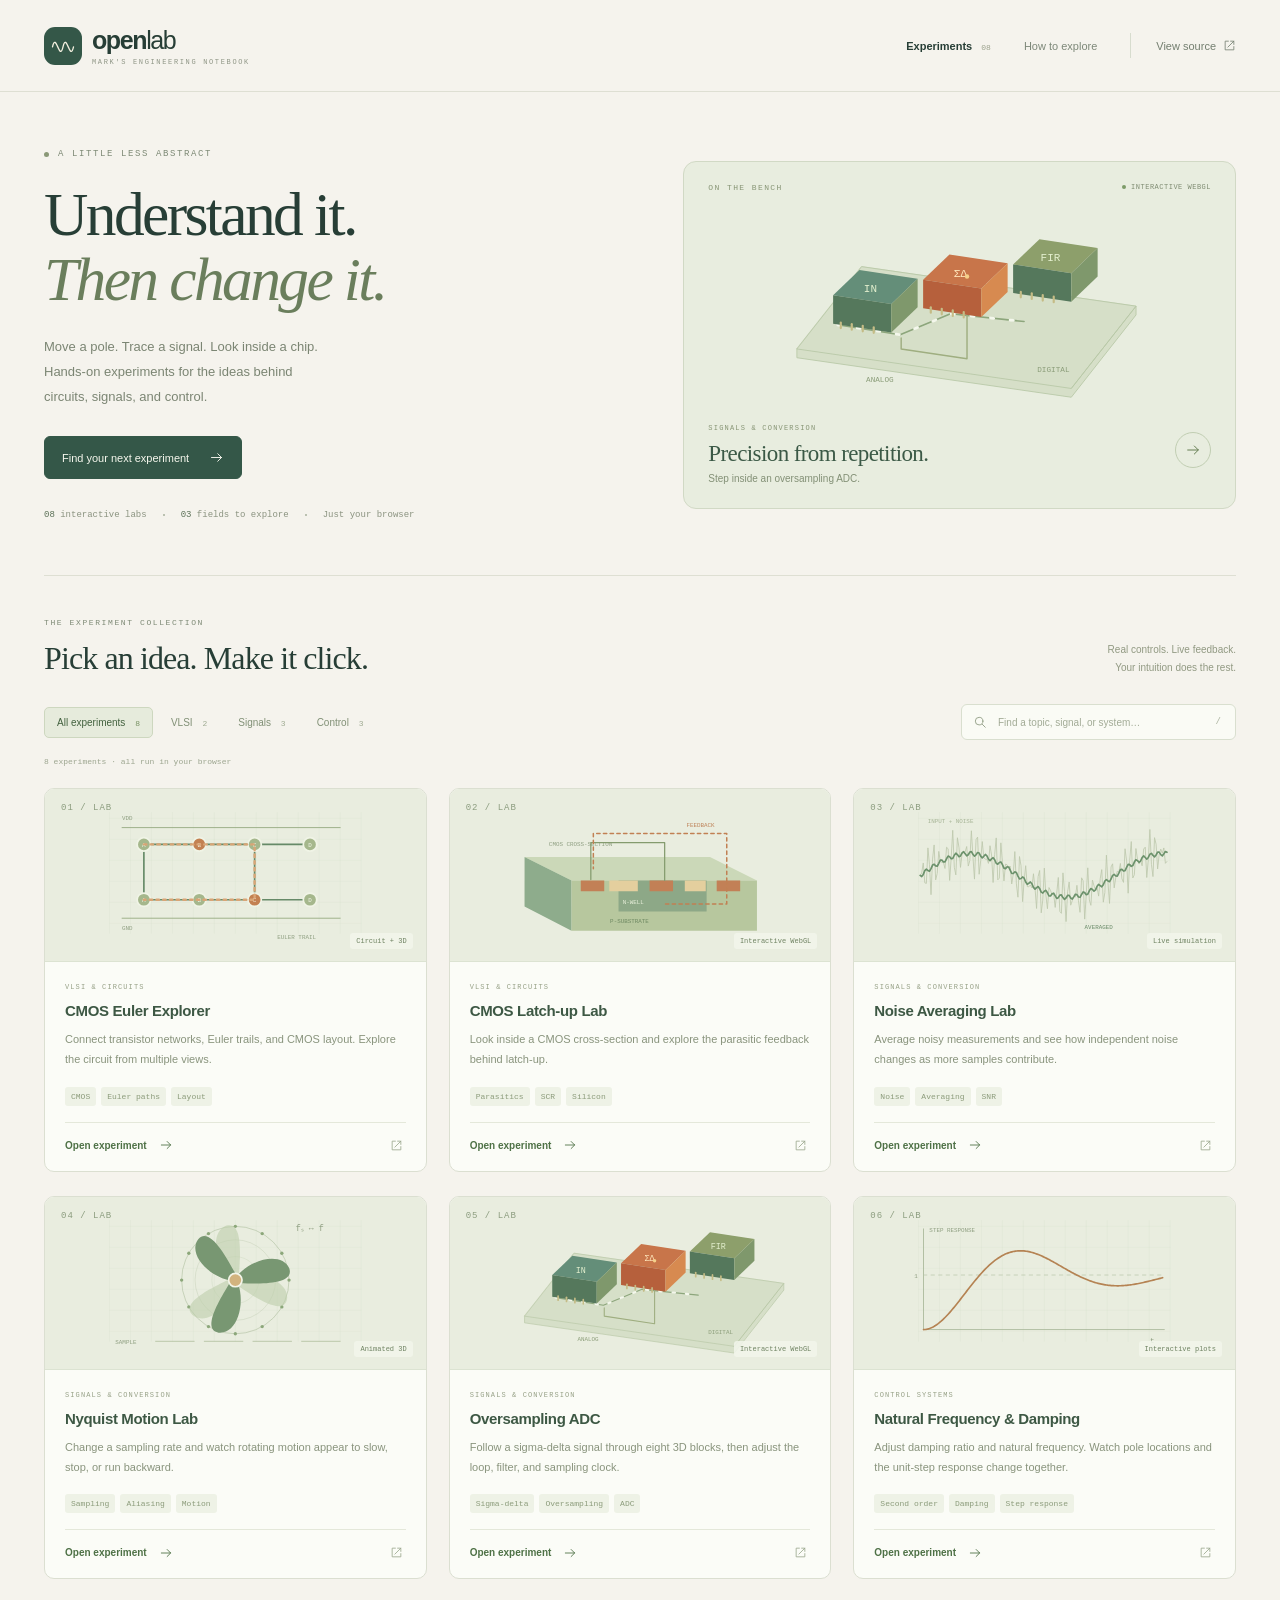
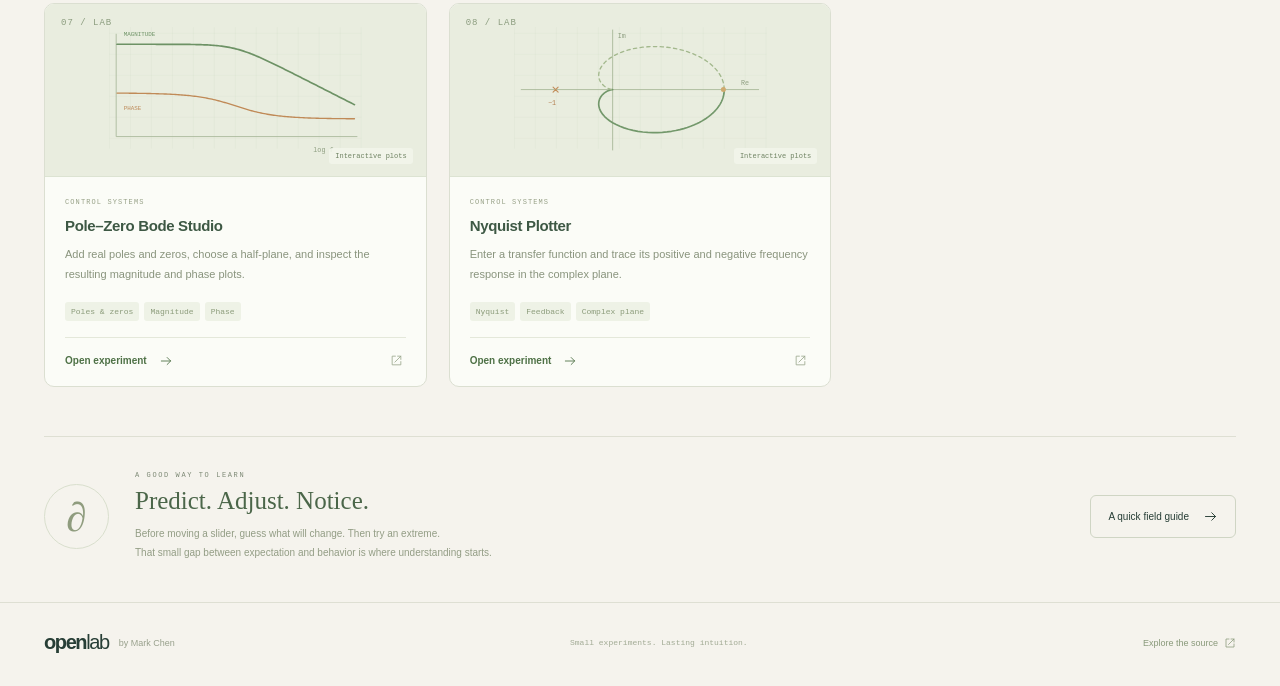
<file: index.html>
<!doctype html>
<html lang="en">
<head>
  <meta charset="utf-8">
  <meta name="viewport" content="width=device-width,initial-scale=1">
  <meta name="theme-color" content="#f5f3ed">
  <meta name="description" content="Eight interactive engineering experiments. Explore CMOS circuits, sampling, oversampling ADCs, and control systems in your browser.">
  <meta property="og:title" content="Open Lab · Mark's Engineering Notebook">
  <meta property="og:description" content="Move a pole. Trace a signal. Explore the engineering behind the equations.">
  <title>Open Lab · Mark's Engineering Notebook</title>
  <link rel="icon" href="assets/favicon.svg" type="image/svg+xml">
  <link rel="stylesheet" href="assets/portal.css">
  <script src="assets/catalog.js" defer></script>
  <script src="assets/portal.js" defer></script>
</head>
<body>
<svg class="icon-defs" aria-hidden="true" xmlns="http://www.w3.org/2000/svg"><defs>
  <symbol id="icon-arrow" viewBox="0 0 24 24"><path d="M4 12h16m-6-6 6 6-6 6"/></symbol>
  <symbol id="icon-external" viewBox="0 0 24 24"><path d="M14 4h6v6m0-6L9 15m1-11H4v16h16v-6"/></symbol>
  <symbol id="icon-search" viewBox="0 0 24 24"><circle cx="10.5" cy="10.5" r="6.5"/><path d="m16 16 5 5"/></symbol>
  <symbol id="icon-link" viewBox="0 0 24 24"><path d="m10 14 4-4m-5 7-2 2a4 4 0 0 1-6-6l5-5a4 4 0 0 1 6 0m0 8a4 4 0 0 0 6 0l5-5a4 4 0 0 0-6-6l-2 2" transform="translate(1 0) scale(.9)"/></symbol>
  <symbol id="icon-close" viewBox="0 0 24 24"><path d="m6 6 12 12M18 6 6 18"/></symbol>
  <symbol id="icon-code" viewBox="0 0 24 24"><path d="m7 7-5 5 5 5m10-10 5 5-5 5M14 4l-4 16"/></symbol>
  <symbol id="icon-grid" viewBox="0 0 24 24"><rect x="4" y="4" width="6" height="6" rx="1"/><rect x="14" y="4" width="6" height="6" rx="1"/><rect x="4" y="14" width="6" height="6" rx="1"/><rect x="14" y="14" width="6" height="6" rx="1"/></symbol>
  <symbol id="icon-check" viewBox="0 0 24 24"><path d="m5 12 4 4L19 6"/></symbol>
</defs></svg>
<div id="gallery-page">
  <header class="site-header"><a class="wordmark" href="./" aria-label="Open Lab home"><span class="brand-symbol"><svg viewBox="0 0 32 32" aria-hidden="true"><path d="M4 17c4-18 8 18 12 0s8 18 12 0"/></svg></span><span>open<span class="wordmark-light">lab</span><small>MARK'S ENGINEERING NOTEBOOK</small></span></a><nav aria-label="Main navigation"><a href="#experiments" class="nav-active">Experiments <span>08</span></a><button type="button" id="guide-open">How to explore</button><a href="https://github.com/Mark-Chen0220/engineering-demo-lab" target="_blank" rel="noopener" class="source-link">View source <svg class="icon"><use href="#icon-external"/></svg></a></nav></header>
  <main>
    <section class="hero" aria-labelledby="hero-title"><div class="hero-copy"><p class="eyebrow"><span class="tiny-dot"></span> A LITTLE LESS ABSTRACT</p><h1 id="hero-title">Understand it.<br><em>Then change it.</em></h1><p class="hero-intro">Move a pole. Trace a signal. Look inside a chip.<br>Hands-on experiments for the ideas behind<br class="desktop-break"> circuits, signals, and control.</p><a class="button button-dark" href="#experiments">Find your next experiment <svg class="icon"><use href="#icon-arrow"/></svg></a><div class="hero-facts"><span><b>08</b> interactive labs</span><i></i><span><b>03</b> fields to explore</span><i></i><span>Just your browser</span></div></div><a class="featured" href="?lab=oversampling-adc" data-launch="oversampling-adc"><div class="feature-top"><span class="eyebrow">ON THE BENCH</span><span class="live-caption"><i></i> INTERACTIVE WEBGL</span></div><div class="feature-art" id="feature-art" aria-hidden="true"></div><div class="feature-bottom"><div><span class="feature-kicker">SIGNALS & CONVERSION</span><h2>Precision from repetition.</h2><p>Step inside an oversampling ADC.</p></div><span class="round-arrow"><svg class="icon"><use href="#icon-arrow"/></svg></span></div></a></section>
    <section class="collection" id="experiments" aria-labelledby="experiments-title"><div class="collection-head"><div><p class="eyebrow">THE EXPERIMENT COLLECTION</p><h2 id="experiments-title">Pick an idea. Make it click.</h2></div><p>Real controls. Live feedback.<br>Your intuition does the rest.</p></div><div class="collection-toolbar"><div class="filters" role="group" aria-label="Filter experiments"><button class="filter active" data-filter="all" aria-pressed="true">All experiments <span>8</span></button><button class="filter" data-filter="vlsi" aria-pressed="false">VLSI <span>2</span></button><button class="filter" data-filter="signals" aria-pressed="false">Signals <span>3</span></button><button class="filter" data-filter="control" aria-pressed="false">Control <span>3</span></button></div><label class="search"><svg class="icon"><use href="#icon-search"/></svg><input type="search" id="search" placeholder="Find a topic, signal, or system…" aria-label="Search experiments"><kbd>/</kbd></label></div><p class="result-info" id="result-info" aria-live="polite">8 experiments · all run in your browser</p><div class="lab-grid" id="lab-grid"></div><div class="empty-search" id="empty-search" hidden><h3>No experiments match that search.</h3><p>Try “sampling”, “CMOS”, “poles”, or a different field.</p><button class="button" id="clear-search">Show all experiments</button></div><noscript><p>Enable JavaScript for the searchable portal, or open an experiment directly:</p><ul><li><a href="demos/cmos-euler/">CMOS Euler Explorer</a></li><li><a href="demos/cmos-latchup/">CMOS Latch-up Lab</a></li><li><a href="demos/noise-averaging/">Noise Averaging Lab</a></li><li><a href="demos/nyquist-motion/">Nyquist Motion Lab</a></li><li><a href="demos/oversampling-adc/">Oversampling ADC</a></li><li><a href="natural-frequency.html">Natural Frequency & Damping</a></li><li><a href="bode/">Pole–Zero Bode Studio</a></li><li><a href="nyquist/">Nyquist Plotter</a></li></ul></noscript></section>
    <section class="learning-note"><div class="note-symbol">∂</div><div><p class="eyebrow">A GOOD WAY TO LEARN</p><h2>Predict. Adjust. Notice.</h2><p>Before moving a slider, guess what will change. Then try an extreme.<br>That small gap between expectation and behavior is where understanding starts.</p></div><button class="button button-quiet" id="guide-bottom">A quick field guide <svg class="icon"><use href="#icon-arrow"/></svg></button></section>
  </main>
  <footer class="site-footer"><a class="wordmark footer-mark" href="./">open<span class="wordmark-light">lab</span><span class="footer-byline">by Mark Chen</span></a><p>Small experiments. Lasting intuition.</p><a href="https://github.com/Mark-Chen0220/engineering-demo-lab" target="_blank" rel="noopener">Explore the source <svg class="icon"><use href="#icon-external"/></svg></a></footer>
</div>
<section class="lab-shell" id="lab-shell" aria-label="Experiment viewer" hidden><header class="lab-toolbar"><button class="back-button" id="back-to-labs" aria-label="All experiments"><svg class="icon"><use href="#icon-grid"/></svg><span>All experiments</span></button><span class="toolbar-separator"></span><div class="viewer-title"><span class="eyebrow" id="viewer-category"></span><label class="sr-only" for="lab-select">Choose an experiment</label><select id="lab-select"></select></div><div class="viewer-actions"><button class="tool-button" id="copy-link" title="Copy experiment link" aria-label="Copy experiment link"><svg class="icon"><use href="#icon-link"/></svg><span>Share</span></button><a class="tool-button" id="source-button" href="https://github.com/Mark-Chen0220/engineering-demo-lab" target="_blank" rel="noopener" title="View this experiment's source"><svg class="icon"><use href="#icon-code"/></svg><span>Code</span></a><a class="tool-button direct-button" id="direct-button" href="./" target="_blank" rel="noopener" aria-label="Open experiment full page"><span>Open full page</span><svg class="icon"><use href="#icon-external"/></svg></a></div></header><div class="frame-area"><div class="frame-loading" id="frame-loading"><span class="loading-ring"></span><p>Setting up your experiment…</p></div><iframe id="lab-frame" title="Interactive engineering experiment" allow="fullscreen; clipboard-write" allowfullscreen></iframe></div></section>
<dialog id="guide"><div class="guide-header"><p class="eyebrow">YOUR FIELD GUIDE</p><button class="tool-button" id="guide-close" aria-label="Close field guide"><svg class="icon"><use href="#icon-close"/></svg></button></div><h2>A lab without<br>the lab coat.</h2><p>Every experiment responds to your choices. Start with one parameter and watch what happens.</p><ol><li><strong>Pick a field.</strong><span>VLSI takes you inside CMOS circuits. Signals connects noise, motion, and conversion. Control explores poles, damping, and feedback.</span></li><li><strong>Open an experiment.</strong><span>Use its sliders, draggable points, or circuit blocks. Each lab has its own controls and explanations.</span></li><li><strong>Compare and explore.</strong><span>Switch labs from the viewer's title menu. “All experiments” brings you back to the collection. “Open full page” gives a lab the whole browser window.</span></li><li><strong>Keep a useful link.</strong><span>Use Share to copy a link to the current lab. It opens the same experiment for anyone with the link; slider settings are not included.</span></li></ol><p class="guide-note">These are educational models. Read each lab's notes for its assumptions and limits. A mouse and a larger screen are helpful for the 3D labs.</p><button class="button button-dark" id="guide-done">Let's explore <svg class="icon"><use href="#icon-arrow"/></svg></button></dialog>
<div class="toast" id="toast" role="status" aria-live="polite"></div>
</body>
</html>
</file>
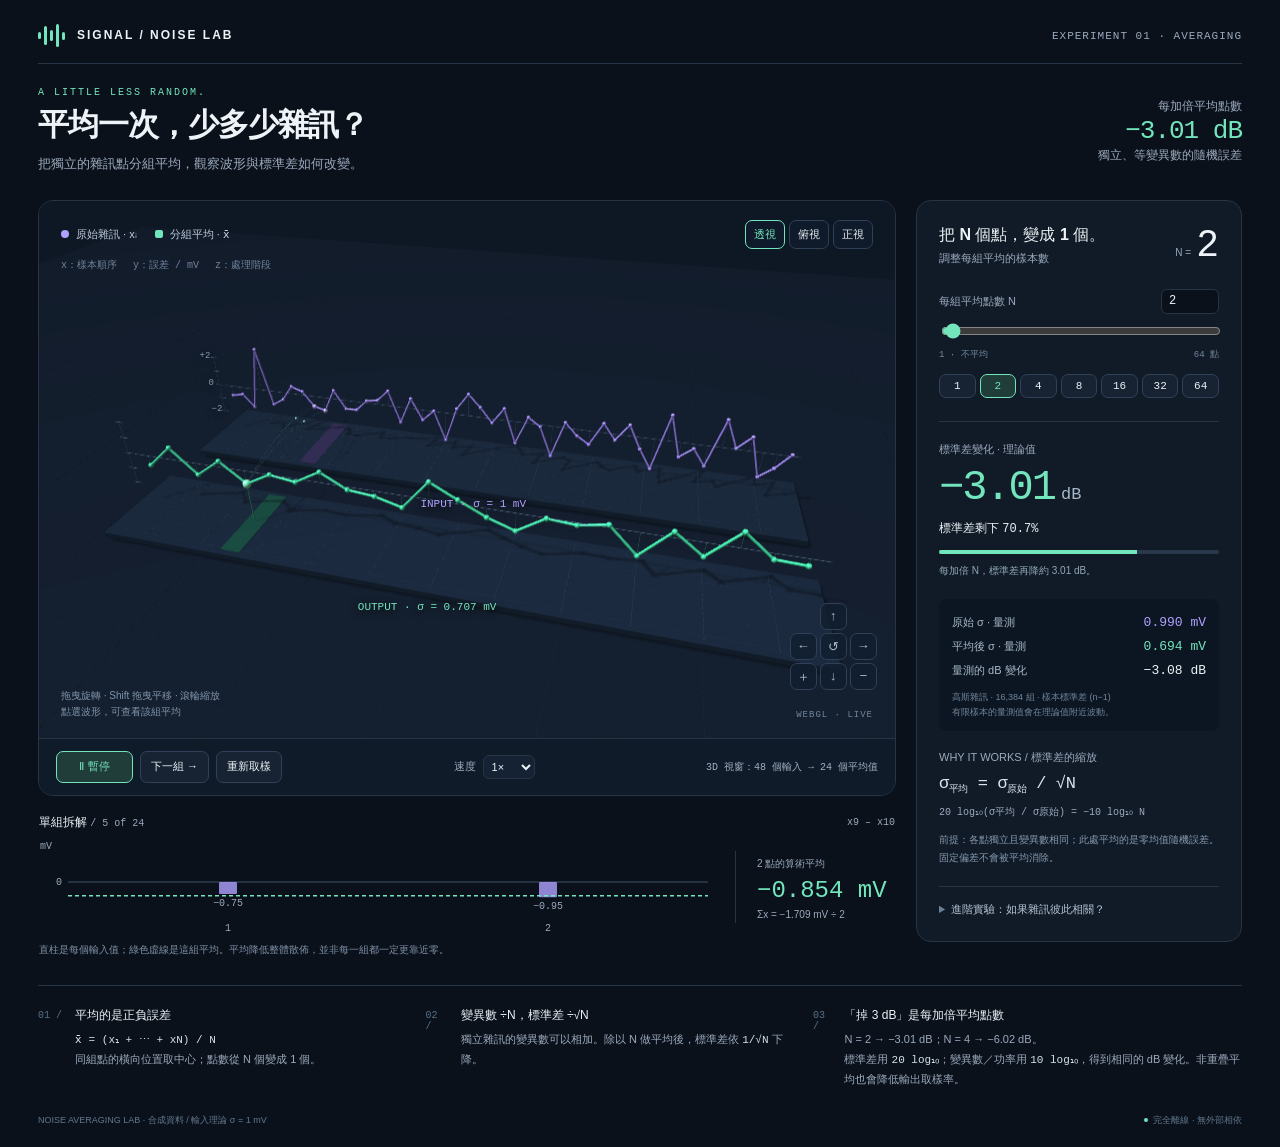
<file: demos/noise-averaging/index.html>
<!DOCTYPE html>
<html lang="zh-Hant">
<head>
<meta charset="utf-8">
<meta name="viewport" content="width=device-width, initial-scale=1">
<meta name="theme-color" content="#0b111b">
<title>Noise Averaging Lab · 每平均兩點，少 3 dB</title>
<style>
:root{color-scheme:dark;--bg:#0b111b;--panel:#111b28;--line:#263446;--text:#edf3f7;--muted:#9baabd;--raw:#b0a1ff;--avg:#72e5bc;--mono:ui-monospace,SFMono-Regular,Consolas,monospace;--sans:Inter,"Segoe UI","Microsoft JhengHei",sans-serif}
*{box-sizing:border-box}body{margin:0;background:var(--bg);color:var(--text);font-family:var(--sans);font-size:14px;line-height:1.6}button,input,select{font:inherit}button{cursor:pointer}button:focus-visible,input:focus-visible,select:focus-visible,summary:focus-visible,canvas:focus-visible{outline:2px solid var(--avg);outline-offset:4px}button{color:var(--text);background:#172333;border:1px solid #304157;border-radius:7px;padding:7px 12px;transition:background .18s,border-color .18s}button:hover{background:#233248;border-color:#60758f}button[aria-pressed=true]{background:#203d39;border-color:var(--avg);color:var(--avg)}button:disabled{opacity:.4;cursor:default}input[type=range]{width:100%;accent-color:var(--avg);cursor:pointer}input[type=number]{width:72px;background:var(--bg);border:1px solid var(--line);color:var(--text);border-radius:6px;padding:6px 8px;font-family:var(--mono)}button svg{width:15px;height:15px;vertical-align:-2px;fill:none;stroke:currentColor;stroke-width:1.7}.shell{max-width:1680px;margin:auto;padding:24px 38px 20px}.mast{display:flex;justify-content:space-between;align-items:center;border-bottom:1px solid var(--line);padding-bottom:16px;gap:16px}.brand{display:flex;align-items:center;gap:11px;font-size:12px;letter-spacing:2px;font-weight:650}.brand-mark{width:28px;height:23px;display:flex;align-items:center;gap:3px}.brand-mark i{display:block;width:3px;background:var(--avg);border-radius:3px}.brand-mark i:nth-child(1){height:7px}.brand-mark i:nth-child(2){height:19px}.brand-mark i:nth-child(3){height:11px}.brand-mark i:nth-child(4){height:23px}.brand-mark i:nth-child(5){height:8px}.mast-note{font:11px var(--mono);color:var(--muted);letter-spacing:1px}.intro{padding:23px 0 25px;display:flex;justify-content:space-between;align-items:center;gap:24px}.eyebrow{font:10px var(--mono);letter-spacing:2px;color:var(--avg);margin-bottom:7px}h1{font-size:clamp(24px,2.45vw,38px);letter-spacing:-1px;line-height:1.3;font-weight:620;margin:0 0 8px}.intro p{margin:0;color:var(--muted);font-size:13px}.intro-note{text-align:right;flex-shrink:0;font-size:12px;color:var(--muted)}.intro-note strong{display:block;font:26px var(--mono);color:var(--avg);letter-spacing:-1px}.workspace{display:grid;grid-template-columns:minmax(0,1fr) 326px;gap:20px;align-items:start}.scene-card{position:relative;border:1px solid var(--line);border-radius:15px;overflow:hidden;background:#0e1825}.scene-top{position:absolute;top:19px;left:22px;right:22px;display:flex;align-items:center;justify-content:space-between;gap:12px;z-index:2;pointer-events:none}.legend{display:flex;gap:18px;flex-wrap:wrap;font-size:11px;color:#bdcada}.legend span{display:flex;align-items:center;gap:7px}.dot{width:8px;height:8px;border-radius:50%;display:inline-block;background:var(--raw)}.dot.avg{background:var(--avg);border-radius:2px}.view-controls{display:flex;gap:4px;pointer-events:auto}.view-controls button{padding:5px 8px;font-size:11px;background:#101c2cda}.stage{position:relative;height:clamp(420px,42vw,580px);overflow:hidden}.stage canvas{width:100%;height:100%;display:block;touch-action:none;cursor:grab}.stage canvas.dragging{cursor:grabbing}.stage svg.fallback{position:absolute;inset:0;width:100%;height:100%;pointer-events:none}.scene-label{position:absolute;font:11px var(--mono);pointer-events:none;white-space:nowrap;transform:translate(-50%,0);text-shadow:0 2px 8px #000}.scene-label.raw{color:var(--raw)}.scene-label.avg{color:var(--avg)}.axis-label{position:absolute;top:57px;left:22px;color:#70849d;font:10px var(--mono);pointer-events:none}.stage-help{position:absolute;left:22px;bottom:18px;color:#8194aa;font-size:10px;pointer-events:none}.webgl-badge{position:absolute;right:22px;bottom:18px;color:#71869f;font:9px var(--mono);letter-spacing:1px}.scene-toolbar{display:flex;align-items:center;justify-content:space-between;gap:12px;border-top:1px solid var(--line);padding:12px 17px;background:#101b29;flex-wrap:wrap}.transport{display:flex;align-items:center;gap:7px}.transport button{font-size:11px;padding:6px 10px}.play-btn{min-width:77px;color:var(--avg)}.speed{display:flex;align-items:center;gap:7px;color:var(--muted);font-size:11px}.speed select{background:#142233;color:var(--text);border:1px solid var(--line);border-radius:6px;padding:4px}.window-count{font:10px var(--mono);color:#9eafc3}.inspector{padding:17px 1px 0}.inspector-title{display:flex;align-items:center;justify-content:space-between;gap:16px}.section-label{font-size:11px;color:var(--muted)}.inspector-title strong{font-size:12px;font-weight:500}.inspector-title span:last-child{font:10px var(--mono);color:var(--muted)}.inspect-content{display:grid;grid-template-columns:minmax(0,1fr) 160px;gap:20px;align-items:center;margin-top:8px}#groupPlot{display:block;width:100%;height:94px}#groupPlot text{font-family:var(--mono);font-size:10px;fill:var(--muted)}.group-answer{border-left:1px solid var(--line);padding-left:21px}.group-answer small{color:var(--muted);font-size:10px}.group-answer strong{display:block;font:24px var(--mono);color:var(--avg);margin:3px 0}.group-answer em{display:block;font-style:normal;color:var(--muted);font-size:10px}.inspector-caption{color:#7e91a7;font-size:10px;margin:8px 0 0}.controls{border:1px solid var(--line);border-radius:15px;background:var(--panel);padding:22px}.control-head{display:flex;justify-content:space-between;align-items:flex-start}.control-head h2{font-size:16px;line-height:1.5;font-weight:550;margin:0 0 3px}.control-head p{color:var(--muted);font-size:11px;margin:0}.n-readout{display:flex;align-items:baseline;gap:5px;white-space:nowrap}.n-readout span{font-size:10px;color:var(--muted)}.n-readout output{font:38px var(--mono);line-height:1.2;color:var(--text)}.slider-row{margin:21px 0 6px}.slider-label{display:flex;justify-content:space-between;align-items:center;margin-bottom:7px;color:var(--muted);font-size:11px}.slider-label input{padding:2px 7px;width:58px;font-size:12px}.range-ends{display:flex;justify-content:space-between;font:9px var(--mono);color:#74899f;margin-top:2px}.presets{display:grid;grid-template-columns:repeat(7,1fr);gap:4px;margin-top:13px}.presets button{padding:5px 0;font:11px var(--mono)}.result{margin-top:23px;border-top:1px solid var(--line);padding-top:19px}.metric-label{font-size:11px;color:var(--muted)}.big-result{font:42px var(--mono);letter-spacing:-2px;line-height:1.45;color:var(--avg)}.big-result small{font-size:17px;letter-spacing:0;margin-left:6px;color:#a5b7c8}.remaining{color:var(--text);font-size:12px}.remaining span{font-family:var(--mono)}.meter{height:4px;background:#29384a;margin:11px 0 9px;border-radius:3px;overflow:hidden}.meter i{display:block;width:70.71%;height:100%;background:var(--avg);transition:width .35s}.delta-note{color:#91a7b8;font-size:10px;min-height:18px}.measurements{margin-top:18px;background:#0c1622;border-radius:8px;padding:12px 13px}.measure-row{display:flex;justify-content:space-between;align-items:baseline;font-size:11px;gap:10px;padding:3px 0;color:#a8b9c9}.measure-row b{font:13px var(--mono);color:var(--text)}.measure-row.averaged b{color:var(--avg)}.measure-row.raw b{color:var(--raw)}.measure-source{font-size:9px;color:#71859b;margin-top:8px}.formula{margin-top:18px}.equation{font:17px var(--mono);margin:7px 0;color:#dae4ee;letter-spacing:-.4px}.equation sub{font-size:10px}.db-equation{font:10px var(--mono);color:var(--muted);line-height:1.9}.assumption{font-size:10px;color:#8598ac;margin:9px 0 0;line-height:1.8}.advanced{margin-top:19px;padding-top:14px;border-top:1px solid var(--line)}summary{color:#b3c3d3;cursor:pointer;font-size:11px}summary::marker{color:#6b8198}.correlation-controls{padding-top:12px}.rho-label{display:flex;justify-content:space-between;font-size:11px;color:var(--muted)}.rho-label output{font-family:var(--mono);color:var(--text)}.correlation-controls p{font-size:10px;color:#8298ab;margin:7px 0 0}.lesson{border-top:1px solid var(--line);display:grid;grid-template-columns:1fr 1fr 1.2fr;gap:30px;margin-top:27px;padding-top:20px}.lesson-item{display:flex;gap:13px}.lesson-num{font:10px var(--mono);color:#567085;padding-top:4px}.lesson-item h3{font-size:12px;font-weight:500;margin:0 0 5px}.lesson-item p{font-size:11px;color:var(--muted);line-height:1.8;margin:0}.lesson-item code{color:#d4e2e9;font:11px var(--mono)}.footer{display:flex;justify-content:space-between;gap:15px;margin-top:23px;color:#60788e;font-size:9px}.footer .offline{display:flex;align-items:center;gap:5px}.footer .offline i{width:4px;height:4px;background:var(--avg);border-radius:50%}.sr-only{position:absolute;width:1px;height:1px;overflow:hidden;clip:rect(0,0,0,0);white-space:nowrap}.notice{color:#d8bb83;font-size:11px;max-width:260px}.camera-pad{position:absolute;right:18px;bottom:48px;display:grid;grid-template-columns:repeat(3,27px);gap:3px;z-index:2}.camera-pad button{padding:0;width:27px;height:27px;font:13px var(--mono);background:#111f2fd9;color:#a9b9c8}.camera-pad .empty{visibility:hidden}.camera-pad button:hover{color:var(--avg)}
@media(min-width:1500px){.workspace{grid-template-columns:minmax(0,1fr) 350px}.controls{padding:25px}.stage{height:600px}}
@media(max-width:1100px){.shell{padding:20px 24px}.workspace{grid-template-columns:minmax(0,1fr) 300px;gap:15px}.controls{padding:18px}.view-controls button{padding:4px 6px}.scene-top{left:15px;right:15px}.legend{gap:12px;font-size:10px}.intro-note{display:none}.stage-help{left:15px;font-size:9px}.window-count{font-size:9px}.lesson{gap:18px}.lesson-item{gap:8px}.stage{height:480px}}
@media(max-width:850px){.workspace{grid-template-columns:1fr}.controls{display:grid;grid-template-columns:1fr 1fr;column-gap:26px}.control-group{grid-column:1}.result{grid-column:2;grid-row:1 / span 2;margin-top:0;border-top:0;padding-top:0}.formula{grid-column:1;margin-top:16px}.advanced{grid-column:2;margin-top:12px}.stage{height:480px}.lesson{margin-top:24px}.intro{padding:20px 0}.intro p{font-size:12px}}
@media(max-width:560px){.shell{padding:16px 16px 20px}.mast{padding-bottom:12px}.brand{font-size:10px;letter-spacing:1.4px}.mast-note{font-size:9px;letter-spacing:0}.intro{padding:21px 0}h1{font-size:26px;letter-spacing:-.7px}.intro p{max-width:320px;font-size:11px}.eyebrow{font-size:9px}.stage{height:390px}.scene-top{top:14px;align-items:flex-start}.legend{display:grid;gap:5px}.view-controls button{font-size:10px;padding:5px}.stage-help{bottom:15px;font-size:9px;max-width:200px}.webgl-badge{right:14px;bottom:15px;font-size:8px}.camera-pad{right:13px;bottom:39px}.scene-toolbar{padding:10px 12px;gap:9px}.transport{gap:5px}.transport button{font-size:10px;padding:7px 8px}.window-count{width:100%;order:3}.speed{font-size:10px;gap:4px}.speed select{font-size:10px}.inspect-content{grid-template-columns:minmax(0,1fr) 110px;gap:8px}.group-answer{padding-left:12px}.group-answer strong{font-size:17px;white-space:nowrap}.inspector-title strong{font-size:11px}.inspector-title span:last-child{font-size:9px}.controls{display:block;padding:20px}.result{margin-top:20px;border-top:1px solid var(--line);padding-top:16px}.formula{margin-top:18px}.advanced{margin-top:16px}.big-result{font-size:42px}.measurements{margin-top:14px}.lesson{grid-template-columns:1fr;gap:15px;padding-top:17px}.lesson-item{gap:15px}.lesson-item p{font-size:11px}.footer{font-size:8px}.scene-label{font-size:9px}.axis-label{font-size:8px;top:66px;left:15px}}
@media(prefers-reduced-motion:reduce){*{transition:none!important}}
</style>
</head>
<body>
<div class="shell">
  <header class="mast"><div class="brand"><span class="brand-mark" aria-hidden="true"><i></i><i></i><i></i><i></i><i></i></span> SIGNAL / NOISE LAB</div><div class="mast-note">EXPERIMENT 01 · AVERAGING</div></header>
  <section class="intro"><div><div class="eyebrow">A LITTLE LESS RANDOM.</div><h1>平均一次，少多少雜訊？</h1><p>把獨立的雜訊點分組平均，觀察波形與標準差如何改變。</p></div><div class="intro-note">每加倍平均點數<strong>−3.01 dB</strong>獨立、等變異數的隨機誤差</div></section>
  <main class="workspace">
    <div class="visual-column">
      <section class="scene-card" aria-label="三維雜訊平均實驗">
        <div class="scene-top"><div class="legend"><span><i class="dot"></i>原始雜訊 · xᵢ</span><span><i class="dot avg"></i>分組平均 · x̄</span></div><div class="view-controls" aria-label="相機預設"><button type="button" data-view="perspective" aria-pressed="true">透視</button><button type="button" data-view="top" aria-pressed="false">俯視</button><button type="button" data-view="front" aria-pressed="false">正視</button></div></div>
        <div class="stage" id="stage">
          <canvas id="scene" tabindex="0" aria-label="可旋轉的三維波形。拖曳旋轉，Shift 加拖曳平移，滾輪縮放。方向鍵旋轉，Shift 加方向鍵平移，加減鍵縮放，R 重設視角。">您的瀏覽器不支援 Canvas。請使用支援 WebGL 的瀏覽器。</canvas>
          <div class="scene-label raw" id="rawLabel">INPUT · σ = 1 mV</div><div class="scene-label avg" id="avgLabel">OUTPUT · σ = 0.707 mV</div>
          <div class="axis-label">x：樣本順序　 y：誤差 / mV　 z：處理階段</div>
          <div class="stage-help">拖曳旋轉 · Shift 拖曳平移 · 滾輪縮放<br>點選波形，可查看該組平均</div><div class="webgl-badge" id="rendererBadge">WEBGL · LIVE</div>
          <div class="camera-pad" aria-label="相機微調"><span class="empty"></span><button type="button" data-camera="up" aria-label="向上旋轉相機">↑</button><span class="empty"></span><button type="button" data-camera="left" aria-label="向左旋轉相機">←</button><button type="button" data-camera="reset" aria-label="重設相機">↺</button><button type="button" data-camera="right" aria-label="向右旋轉相機">→</button><button type="button" data-camera="in" aria-label="放大">＋</button><button type="button" data-camera="down" aria-label="向下旋轉相機">↓</button><button type="button" data-camera="out" aria-label="縮小">−</button></div>
        </div>
        <div class="scene-toolbar"><div class="transport"><button type="button" id="play" class="play-btn" aria-pressed="true">Ⅱ 暫停</button><button type="button" id="step">下一組 →</button><button type="button" id="regenerate">重新取樣</button></div><div class="speed"><label for="speed">速度</label><select id="speed"><option value="0.5">0.5×</option><option value="1" selected>1×</option><option value="2">2×</option></select></div><span class="window-count" id="windowCount"></span></div>
      </section>
      <section class="inspector" aria-label="目前分組的數值"><div class="inspector-title"><strong>單組拆解 <span id="groupIndex"></span></strong><span id="sampleRange"></span></div><div class="inspect-content"><svg id="groupPlot" role="img" aria-label="目前分組的各點誤差與平均值"></svg><div class="group-answer"><small id="sumLabel">2 點的算術平均</small><strong id="groupMean"></strong><em id="groupSum"></em></div></div><p class="inspector-caption">直柱是每個輸入值；綠色虛線是這組平均。平均降低整體散佈，並非每一組都一定更靠近零。</p></section>
    </div>
    <aside class="controls" aria-label="平均參數與統計結果">
      <div class="control-group"><div class="control-head"><div><h2>把 N 個點，變成 1 個。</h2><p>調整每組平均的樣本數</p></div><div class="n-readout"><span>N =</span><output id="nValue" for="nSlider nInput">2</output></div></div><div class="slider-row"><div class="slider-label"><label for="nSlider">每組平均點數 N</label><input id="nInput" type="number" min="1" max="64" step="1" value="2" aria-label="每組平均點數，1 到 64"></div><input type="range" id="nSlider" min="1" max="64" step="1" value="2"><div class="range-ends"><span>1 · 不平均</span><span>64 點</span></div></div><div class="presets" aria-label="常用平均點數"><button data-n="1" aria-pressed="false">1</button><button data-n="2" aria-pressed="true">2</button><button data-n="4" aria-pressed="false">4</button><button data-n="8" aria-pressed="false">8</button><button data-n="16" aria-pressed="false">16</button><button data-n="32" aria-pressed="false">32</button><button data-n="64" aria-pressed="false">64</button></div></div>
      <section class="result" aria-label="統計結果"><div class="metric-label">標準差變化 · 理論值</div><div class="big-result"><span id="dbValue">−3.01</span><small>dB</small></div><div class="remaining">標準差剩下 <span id="percentValue">70.7%</span></div><div class="meter" aria-hidden="true"><i id="sigmaMeter"></i></div><div class="delta-note" id="deltaNote">每加倍 N，標準差再降約 3.01 dB。</div><div class="measurements"><div class="measure-row raw"><span>原始 σ · 量測</span><b id="rawSigma"></b></div><div class="measure-row averaged"><span>平均後 σ · 量測</span><b id="avgSigma"></b></div><div class="measure-row"><span>量測的 dB 變化</span><b id="measuredDb"></b></div><div class="measure-source">高斯雜訊 · 16,384 組 · 樣本標準差 (n−1)<br>有限樣本的量測值會在理論值附近波動。</div></div></section>
      <div class="formula"><div class="section-label">WHY IT WORKS / 標準差的縮放</div><div class="equation" id="sigmaFormula">σ<sub>平均</sub> = σ<sub>原始</sub> / √N</div><div class="db-equation" id="dbFormula">20 log₁₀(σ平均 / σ原始) = −10 log₁₀ N</div><p class="assumption" id="assumption">前提：各點獨立且變異數相同；此處平均的是零均值隨機誤差。固定偏差不會被平均消除。</p></div>
      <details class="advanced"><summary>進階實驗：如果雜訊彼此相關？</summary><div class="correlation-controls"><label class="rho-label" for="rho">同組兩點間的相關係數 ρ <output id="rhoValue" for="rho">0.00</output></label><input id="rho" type="range" min="0" max="1" value="0" step="0.05"><p id="rhoNote">ρ = 0：獨立。ρ = 1：同組各點完全相同，平均不再降低標準差。模型只考慮 0 ≤ ρ ≤ 1。</p></div></details>
    </aside>
  </main>
  <section class="lesson" aria-label="原理解說"><div class="lesson-item"><div class="lesson-num">01 /</div><div><h3>平均的是正負誤差</h3><p><code>x̄ = (x₁ + ⋯ + xN) / N</code><br>同組點的橫向位置取中心；點數從 N 個變成 1 個。</p></div></div><div class="lesson-item"><div class="lesson-num">02 /</div><div><h3>變異數 ÷N，標準差 ÷√N</h3><p>獨立雜訊的變異數可以相加。除以 N 做平均後，標準差依 <code>1/√N</code> 下降。</p></div></div><div class="lesson-item"><div class="lesson-num">03 /</div><div><h3>「掉 3 dB」是每加倍平均點數</h3><p>N = 2 → −3.01 dB；N = 4 → −6.02 dB。<br>標準差用 <code>20 log₁₀</code>；變異數／功率用 <code>10 log₁₀</code>，得到相同的 dB 變化。非重疊平均也會降低輸出取樣率。</p></div></div></section>
  <footer class="footer"><span>NOISE AVERAGING LAB · 合成資料 / 輸入理論 σ = 1 mV</span><span class="offline"><i></i>完全離線 · 無外部相依</span></footer>
  <div id="announcement" class="sr-only" role="status" aria-live="polite"></div>
</div>
<script>
'use strict';
/* Standalone WebGL 1.0. No libraries, requests, assets, or build step.
   Statistical model per independent block b:
   x[b,i] = sqrt(rho)*c[b] + sqrt(1-rho)*e[b,i], c,e ~ N(0,1).
   Var(mean) = rho + (1-rho)/N. Unit: mV. */
(() => {
const $ = id => document.getElementById(id);
const canvas=$('scene'), stage=$('stage'), groupSvg=$('groupPlot');
const RAW=[.64,.55,1], AVG=[.27,.88,.65], FLOOR=[.068,.105,.16];
const BLOCKS=16384, MAX_N=64, AMP=.60, BASE=1.25, RAW_Z=-2.8, AVG_Z=2.8, HALF=10.7;
const reduceMotion=window.matchMedia('(prefers-reduced-motion: reduce)');
const state={n:2,rho:0,seed:7139,playing:!reduceMotion.matches,speed:1,group:0,progress:0,raw:[],means:[],groups:24,rawSD:1,avgSD:1,ratio:1,viewport:[1,1],dirty:true};
let independent, common, lastTime=0, frameVP, frameEye, renderer=null;
const camera={yaw:.26,pitch:.57,distance:23,target:[0,.7,0]};
let desiredCamera=null;
function rng(seed){let s=seed>>>0;return()=>{s+=0x6D2B79F5;let t=Math.imul(s^s>>>15,1|s);t^=t+Math.imul(t^t>>>7,61|t);return((t^t>>>14)>>>0)/4294967296;};}
function gaussianArray(length,random){const a=new Float32Array(length);for(let i=0;i<length;i+=2){const r=Math.sqrt(-2*Math.log(Math.max(1e-12,random()))),p=2*Math.PI*random();a[i]=r*Math.cos(p);if(i+1<length)a[i+1]=r*Math.sin(p);}return a;}
function sampleNoise(){const random=rng(state.seed);independent=gaussianArray(BLOCKS*MAX_N,random);common=gaussianArray(BLOCKS,random);}
function sdFromMoments(sum,sq,n){return Math.sqrt(Math.max(0,(sq-sum*sum/n)/(n-1)));}
function compute(){
  const n=state.n,a=Math.sqrt(state.rho),b=Math.sqrt(1-state.rho);let sum=0,sq=0,meanSum=0,meanSq=0;
  state.groups=Math.max(2,Math.min(24,Math.floor(144/n)));state.raw=[];state.means=[];
  for(let g=0;g<BLOCKS;g++){let total=0;const c=a*common[g];for(let i=0;i<n;i++){const v=c+b*independent[g*MAX_N+i];sum+=v;sq+=v*v;total+=v;if(g<state.groups)state.raw.push(v);}const mean=total/n;meanSum+=mean;meanSq+=mean*mean;if(g<state.groups)state.means.push(mean);}
  state.rawSD=sdFromMoments(sum,sq,BLOCKS*n);state.avgSD=sdFromMoments(meanSum,meanSq,BLOCKS);state.ratio=Math.sqrt(state.rho+(1-state.rho)/n);state.group=0;state.progress=0;state.dirty=true;
  updateUI();drawInspector();
}
const fmt=(x,p=3)=>x.toFixed(p).replace('-','−');
function dbLabel(x){return Math.abs(x)<.005?'0.00':fmt(x,2);}
function updateUI(){
  const n=state.n,ratio=state.ratio,db=20*Math.log10(ratio);
  $('nSlider').value=n;$('nInput').value=n;$('nValue').textContent=n;
  document.querySelectorAll('[data-n]').forEach(b=>b.setAttribute('aria-pressed',String(+b.dataset.n===n)));
  $('dbValue').textContent=dbLabel(db);$('percentValue').textContent=(ratio*100).toFixed(1)+'%';$('sigmaMeter').style.width=ratio*100+'%';
  $('rawSigma').textContent=fmt(state.rawSD)+' mV';$('avgSigma').textContent=fmt(state.avgSD)+' mV';$('measuredDb').textContent=dbLabel(20*Math.log10(state.avgSD/state.rawSD))+' dB';
  $('deltaNote').textContent=n===1?'N = 1 沒有平均；輸入與輸出完全相同。':state.rho===1?'ρ = 1：同組雜訊一起變動，平均不再有效。':state.rho>0?'相關性越高，增加平均點數的效益越有限。':'每加倍 N，標準差再降約 3.01 dB。';
  $('windowCount').textContent=`3D 視窗：${state.raw.length} 個輸入 → ${state.groups} 個平均值`;
  $('avgLabel').textContent=`OUTPUT · σ = ${fmt(ratio)} mV`;
  $('rhoValue').value=state.rho.toFixed(2);
  $('sigmaFormula').innerHTML=state.rho===0?'σ<sub>平均</sub> = σ<sub>原始</sub> / √N':'σ<sub>平均</sub> / σ<sub>原始</sub> = √[ρ + (1−ρ)/N]';
  if(state.rho>0)$('sigmaFormula').style.fontSize='13px';else $('sigmaFormula').style.fontSize='17px';
  $('dbFormula').textContent=state.rho===0?'20 log₁₀(σ平均 / σ原始) = −10 log₁₀ N':'ΔdB = 10 log₁₀[ρ + (1−ρ)/N]';
  $('assumption').textContent=state.rho===0?'前提：各點獨立且變異數相同；此處平均的是零均值隨機誤差。固定偏差不會被平均消除。':'模型：xᵢ = √ρ·c + √(1−ρ)·eᵢ；c 與各 eᵢ 皆為獨立、標準差 1 mV 的高斯雜訊。c 在同組共用，各組獨立。';
  $('announcement').textContent=`每組 ${n} 點，相關係數 ${state.rho.toFixed(2)}，理論標準差剩下 ${(ratio*100).toFixed(1)}%，變化 ${dbLabel(db)} dB。`;
}
function setN(n){n=Math.max(1,Math.min(MAX_N,Math.round(n)||1));if(n!==state.n){state.n=n;compute();}else{$('nInput').value=n;$('nSlider').value=n;}}
$('nSlider').addEventListener('input',e=>setN(+e.target.value));$('nInput').addEventListener('change',e=>setN(+e.target.value));
document.querySelectorAll('[data-n]').forEach(b=>b.addEventListener('click',()=>setN(+b.dataset.n)));
$('rho').addEventListener('input',e=>{state.rho=+e.target.value;compute();});
function setPlaying(v){state.playing=v;$('play').textContent=v?'Ⅱ 暫停':'▷ 播放';$('play').setAttribute('aria-pressed',String(v));}
$('play').addEventListener('click',()=>setPlaying(!state.playing));
$('step').addEventListener('click',()=>{setPlaying(false);state.group=(state.group+1)%state.groups;state.progress=.48;drawInspector();});
$('regenerate').addEventListener('click',()=>{state.seed=(state.seed+10007)>>>0;sampleNoise();compute();});
$('speed').addEventListener('change',e=>state.speed=+e.target.value);
reduceMotion.addEventListener('change',e=>{if(e.matches)setPlaying(false);});
function drawInspector(){
  const n=state.n,g=state.group,values=state.raw.slice(g*n,(g+1)*n),mean=state.means[g],sum=mean*n;
  $('groupIndex').textContent=` / ${g+1} of ${state.groups}`;$('sampleRange').textContent=`x${g*n+1} – x${(g+1)*n}`;
  $('sumLabel').textContent=`${n} 點的算術平均`;$('groupMean').textContent=fmt(mean)+' mV';$('groupSum').textContent=`Σx = ${fmt(sum)} mV ÷ ${n}`;
  const w=Math.max(150,groupSvg.getBoundingClientRect().width),h=94,l=29,r=7,top=13,bottom=71,zero=(top+bottom)/2;
  const domain=Math.max(1.6,...values.map(Math.abs),Math.abs(mean))*1.13,scale=(bottom-top)/(2*domain),stride=(w-l-r)/n,bw=Math.min(18,stride*.52);
  let html=`<title>第 ${g+1} 組，各點誤差與平均值，單位 mV</title><desc>輸入值 ${values.map(v=>v.toFixed(3)).join(', ')}。平均 ${mean.toFixed(3)} mV。</desc><text x="1" y="9">mV</text><line x1="${l}" y1="${zero}" x2="${w-r}" y2="${zero}" stroke="#3c5069"/><text x="17" y="${zero+3}">0</text>`;
  values.forEach((v,i)=>{const y=zero-v*scale,x=l+(i+.5)*stride;html+=`<rect x="${x-bw/2}" y="${Math.min(y,zero)}" width="${bw}" height="${Math.max(1,Math.abs(y-zero))}" rx="1" fill="#b0a1ff" opacity=".8"/>`;if(n<=8)html+=`<text x="${x}" y="${v>=0?Math.max(11,y-5):Math.min(83,y+12)}" text-anchor="middle">${fmt(v,2)}</text>`;if(n<=8||i===0||i===n-1)html+=`<text x="${x}" y="91" text-anchor="middle">${i+1}</text>`;});
  const my=zero-mean*scale;html+=`<line x1="${l}" y1="${my}" x2="${w-r}" y2="${my}" stroke="#72e5bc" stroke-width="1.5" stroke-dasharray="4 3"/>`;
  groupSvg.setAttribute('viewBox',`0 0 ${w} ${h}`);groupSvg.innerHTML=html;
}
// Minimal column-major matrix algebra and orbit camera.
const vsub=(a,b)=>a.map((x,i)=>x-b[i]),dot=(a,b)=>a.reduce((s,x,i)=>s+x*b[i],0),cross=(a,b)=>[a[1]*b[2]-a[2]*b[1],a[2]*b[0]-a[0]*b[2],a[0]*b[1]-a[1]*b[0]];
const unit=a=>{const len=Math.hypot(...a)||1;return a.map(x=>x/len);};
function mul(a,b){let o=new Float32Array(16);for(let c=0;c<4;c++)for(let r=0;r<4;r++)for(let k=0;k<4;k++)o[c*4+r]+=a[k*4+r]*b[c*4+k];return o;}
function lookAt(eye,target){let z=unit(vsub(eye,target)),x=unit(cross([0,1,0],z)),y=cross(z,x);return new Float32Array([x[0],y[0],z[0],0,x[1],y[1],z[1],0,x[2],y[2],z[2],0,-dot(x,eye),-dot(y,eye),-dot(z,eye),1]);}
function perspective(fov,aspect,near,far){let f=1/Math.tan(fov/2);return new Float32Array([f/aspect,0,0,0,0,f,0,0,0,0,(far+near)/(near-far),-1,0,0,2*far*near/(near-far),0]);}
function ortho(l,r,b,t,n,f){return new Float32Array([2/(r-l),0,0,0,0,2/(t-b),0,0,0,0,-2/(f-n),0,-(r+l)/(r-l),-(t+b)/(t-b),-(f+n)/(f-n),1]);}
function getCamera(){const cp=Math.cos(camera.pitch);frameEye=[camera.target[0]+camera.distance*Math.sin(camera.yaw)*cp,camera.target[1]+camera.distance*Math.sin(camera.pitch),camera.target[2]+camera.distance*Math.cos(camera.yaw)*cp];frameVP=mul(perspective(.76,state.viewport[0]/state.viewport[1],.1,150),lookAt(frameEye,camera.target));}
function project(p){if(!frameVP)return[0,0];const m=frameVP,x=p[0],y=p[1],z=p[2],d=m[3]*x+m[7]*y+m[11]*z+m[15];return[((m[0]*x+m[4]*y+m[8]*z+m[12])/d*.5+.5)*state.viewport[0],(1-(m[1]*x+m[5]*y+m[9]*z+m[13])/d)*.5*state.viewport[1],d];}
function xpos(i){return -HALF+2*HALF*i/Math.max(1,state.raw.length-1);}
function rawPoint(i){return[xpos(i),BASE+state.raw[i]*AMP,RAW_Z];}
function meanPoint(g){return[xpos(g*state.n+(state.n-1)/2),BASE+state.means[g]*AMP,AVG_Z];}
function fitDistance(){return Math.max(20,Math.min(48,29/(state.viewport[0]/state.viewport[1])+5));}
function chooseView(name){const d=fitDistance();const views={perspective:{yaw:.26,pitch:.57,distance:d,target:[0,.7,0]},top:{yaw:0,pitch:1.47,distance:d,target:[0,0,0]},front:{yaw:0,pitch:.12,distance:d,target:[0,1,0]}};desiredCamera=views[name];document.querySelectorAll('[data-view]').forEach(b=>b.setAttribute('aria-pressed',String(b.dataset.view===name)));}
document.querySelectorAll('[data-view]').forEach(b=>b.addEventListener('click',()=>chooseView(b.dataset.view)));
function manualCamera(){desiredCamera=null;document.querySelectorAll('[data-view]').forEach(b=>b.setAttribute('aria-pressed','false'));}
function cameraAction(action){if(action==='reset'){chooseView('perspective');return;}manualCamera();if(action==='left')camera.yaw-=.12;if(action==='right')camera.yaw+=.12;if(action==='up')camera.pitch=Math.min(1.49,camera.pitch+.1);if(action==='down')camera.pitch=Math.max(.07,camera.pitch-.1);if(action==='in')camera.distance=Math.max(13,camera.distance*.9);if(action==='out')camera.distance=Math.min(65,camera.distance/ .9);}
document.querySelectorAll('[data-camera]').forEach(b=>b.addEventListener('click',()=>cameraAction(b.dataset.camera)));
let pointers=new Map(),drag=null,pinchDistance=0;
canvas.addEventListener('contextmenu',e=>e.preventDefault());
canvas.addEventListener('pointerdown',e=>{canvas.setPointerCapture(e.pointerId);pointers.set(e.pointerId,[e.clientX,e.clientY]);drag={x:e.clientX,y:e.clientY,startX:e.clientX,startY:e.clientY,moved:false,pan:e.shiftKey||e.button===2};canvas.classList.add('dragging');if(pointers.size===2){const p=[...pointers.values()];pinchDistance=Math.hypot(p[0][0]-p[1][0],p[0][1]-p[1][1]);}});
canvas.addEventListener('pointermove',e=>{if(!pointers.has(e.pointerId))return;pointers.set(e.pointerId,[e.clientX,e.clientY]);manualCamera();if(pointers.size===2){const p=[...pointers.values()],d=Math.hypot(p[0][0]-p[1][0],p[0][1]-p[1][1]);if(d>0&&pinchDistance>0)camera.distance=Math.max(13,Math.min(65,camera.distance*pinchDistance/d));pinchDistance=d;if(drag)drag.moved=true;return;}if(!drag)return;const dx=e.clientX-drag.x,dy=e.clientY-drag.y;drag.moved=drag.moved||Math.hypot(e.clientX-drag.startX,e.clientY-drag.startY)>4;if(drag.pan||e.shiftKey){const f=camera.distance*.0015;camera.target[0]-=dx*f*Math.cos(camera.yaw);camera.target[2]+=dx*f*Math.sin(camera.yaw);camera.target[1]+=dy*f;}else{camera.yaw-=dx*.006;camera.pitch=Math.max(.07,Math.min(1.49,camera.pitch+dy*.005));}drag.x=e.clientX;drag.y=e.clientY;});
function releasePointer(e){const isClick=drag&&!drag.moved&&pointers.size===1&&e.type==='pointerup';pointers.delete(e.pointerId);if(isClick){const rect=canvas.getBoundingClientRect(),x=e.clientX-rect.left,y=e.clientY-rect.top;let best=80,chosen=-1;for(let g=0;g<state.groups;g++){for(const p of [meanPoint(g),rawPoint(g*state.n+Math.floor(state.n/2))]){const q=project(p),dist=Math.hypot(q[0]-x,q[1]-y);if(dist<best){best=dist;chosen=g;}}}if(chosen>=0){state.group=chosen;state.progress=.5;setPlaying(false);drawInspector();}}drag=null;if(!pointers.size)canvas.classList.remove('dragging');}
canvas.addEventListener('pointerup',releasePointer);canvas.addEventListener('pointercancel',releasePointer);
canvas.addEventListener('wheel',e=>{e.preventDefault();manualCamera();camera.distance=Math.max(13,Math.min(65,camera.distance*Math.exp(e.deltaY*.001)));},{passive:false});
canvas.addEventListener('keydown',e=>{const keys={ArrowLeft:'left',ArrowRight:'right',ArrowUp:'up',ArrowDown:'down','+':'in','=':'in','-':'out',r:'reset',R:'reset'};if(keys[e.key]){e.preventDefault();if(e.shiftKey&&e.key.startsWith('Arrow')){manualCamera();if(e.key==='ArrowLeft')camera.target[0]-=.5;if(e.key==='ArrowRight')camera.target[0]+=.5;if(e.key==='ArrowUp')camera.target[1]+=.5;if(e.key==='ArrowDown')camera.target[1]-=.5;}else cameraAction(keys[e.key]);}if(e.key===' '){e.preventDefault();setPlaying(!state.playing);}});
// Batched triangle geometry. Lit tubes, spheres, platforms, and a shadow receiver.
class Geometry{
  constructor(){this.data=[];}
  vertex(p,n,c){this.data.push(...p,...n,...c);}
  tri(a,b,c,color,normal){const n=normal||unit(cross(vsub(b,a),vsub(c,a)));this.vertex(a,n,color);this.vertex(b,n,color);this.vertex(c,n,color);}
  quad(a,b,c,d,color,normal){this.tri(a,b,c,color,normal);this.tri(a,c,d,color,normal);}
  box(center,size,color){let [x,y,z]=center,[a,b,c]=size.map(v=>v/2);const p=[[x-a,y-b,z-c],[x+a,y-b,z-c],[x+a,y+b,z-c],[x-a,y+b,z-c],[x-a,y-b,z+c],[x+a,y-b,z+c],[x+a,y+b,z+c],[x-a,y+b,z+c]];[[4,5,6,7],[1,0,3,2],[0,4,7,3],[5,1,2,6],[3,7,6,2],[0,1,5,4]].forEach(f=>this.quad(...f.map(i=>p[i]),color));}
  tube(a,b,r,color,sides=6){const axis=unit(vsub(b,a)),ref=Math.abs(axis[1])>.9?[1,0,0]:[0,1,0],u=unit(cross(axis,ref)),v=cross(axis,u);for(let j=0;j<sides;j++){const p=j*2*Math.PI/sides,q=(j+1)*2*Math.PI/sides;const n1=u.map((x,i)=>x*Math.cos(p)+v[i]*Math.sin(p)),n2=u.map((x,i)=>x*Math.cos(q)+v[i]*Math.sin(q));const aa=a.map((x,i)=>x+r*n1[i]),ab=a.map((x,i)=>x+r*n2[i]),ba=b.map((x,i)=>x+r*n1[i]),bb=b.map((x,i)=>x+r*n2[i]);this.vertex(aa,n1,color);this.vertex(ba,n1,color);this.vertex(bb,n2,color);this.vertex(aa,n1,color);this.vertex(bb,n2,color);this.vertex(ab,n2,color);}}
  sphere(center,r,color,rings=4,sides=7){for(let j=0;j<rings;j++)for(let i=0;i<sides;i++){const points=[];for(const [rr,ss]of [[j,i],[j+1,i],[j+1,i+1],[j,i+1]]){const phi=rr/rings*Math.PI,theta=ss/sides*2*Math.PI;const n=[Math.sin(phi)*Math.cos(theta),Math.cos(phi),Math.sin(phi)*Math.sin(theta)];points.push({p:center.map((x,k)=>x+r*n[k]),n});}for(const k of [0,1,2,0,2,3])this.vertex(points[k].p,points[k].n,color);}}
}
function makeStaticGeometry(){
  const geo=new Geometry();geo.box([0,-1.37,0],[80,.24,70],FLOOR);
  for(const z of [RAW_Z,AVG_Z]){
    geo.box([0,-.96,z],[23,.19,3.65],[.095,.145,.215]);
    for(let x=-10;x<=10;x+=2)geo.box([x,-.855,z],[.012,.006,3.35],[.16,.23,.32]);
    for(let t=-1.5;t<=1.5;t+=.75)geo.box([0,-.854,z+t],[22,.007,.012],[.15,.22,.30]);
    geo.tube([-11,BASE,z],[11,BASE,z],.012,[.28,.36,.46],5);
    // Amplitude ruler: ±2 mV tick marks around the zero-error baseline.
    geo.tube([-11.25,BASE-1.25,z],[-11.25,BASE+1.25,z],.014,[.24,.33,.45],5);
    for(let y=-2;y<=2;y++)geo.tube([-11.4,BASE+y*AMP,z],[-11.1,BASE+y*AMP,z],.014,[.3,.4,.52],5);
  }
  // A sparse environment grid recedes into the surrounding floor.
  for(let x=-24;x<=24;x+=4)geo.box([x,-1.241,0],[.014,.006,40],[.085,.13,.19]);
  for(let z=-20;z<=20;z+=4)geo.box([0,-1.24,z],[48,.006,.014],[.085,.13,.19]);
  state.raw.forEach((v,i)=>{const p=rawPoint(i);if(i)geo.tube(rawPoint(i-1),p,.038,RAW);geo.sphere(p,state.raw.length>100?.052:.08,RAW,3,6);geo.tube([p[0],BASE,RAW_Z],p,.009,[.32,.29,.49],4);});
  state.means.forEach((v,g)=>{const p=meanPoint(g);if(g)geo.tube(meanPoint(g-1),p,.048,AVG);geo.sphere(p,.095,AVG,4,7);geo.tube([p[0],BASE,AVG_Z],p,.012,[.16,.42,.35],4);});
  return geo;
}
function makeMovingGeometry(){
  const geo=new Geometry(),g=state.group,n=state.n,mean=meanPoint(g),first=g*n,last=(g+1)*n-1,begin=xpos(first)-.12,end=xpos(last)+.12;
  geo.box([(begin+end)/2,-.842,RAW_Z],[Math.max(.12,end-begin),.014,3.25],[.18,.16,.30]);
  geo.box([mean[0],-.841,AVG_Z],[Math.max(.18,end-begin),.016,3.25],[.09,.27,.23]);
  const t=(state.progress*.85+.08)%1;
  for(let i=first;i<=last;i++){
    const p=rawPoint(i);geo.sphere(p,.10,[.79,.72,1],4,7);
    const midpoint=[(p[0]+mean[0])*.5,Math.max(p[1],mean[1])+.8,0];
    const curve=s=>p.map((v,k)=>(1-s)*(1-s)*v+2*s*(1-s)*midpoint[k]+s*s*mean[k]);
    for(let j=0;j<12;j++)geo.tube(curve(j/12),curve((j+1)/12),.009,[.22,.36,.40],4);
    geo.sphere(curve(t),n>16?.038:.055,[.60,.91,.80],3,5);
  }
  const pulse=state.playing&&!reduceMotion.matches?1+.09*Math.sin(state.progress*Math.PI*2):1;
  geo.sphere(mean,.14*pulse,[.57,1,.79],5,9);
  geo.tube([mean[0],-.83,AVG_Z],mean,.018,[.22,.58,.46],5);
  return geo;
}
function createRenderer(){
  const gl=canvas.getContext('webgl',{antialias:true,alpha:false,powerPreference:'default',preserveDrawingBuffer:false});if(!gl)return null;
  const vs=`attribute vec3 aPosition;attribute vec3 aNormal;attribute vec3 aColor;uniform mat4 uVP;uniform mat4 uLightVP;varying vec3 vColor;varying vec3 vNormal;varying vec3 vPosition;varying vec4 vShadow;void main(){vColor=aColor;vNormal=aNormal;vPosition=aPosition;vShadow=uLightVP*vec4(aPosition,1.);gl_Position=uVP*vec4(aPosition,1.);}`;
  const fs=`precision highp float;varying vec3 vColor;varying vec3 vNormal;varying vec3 vPosition;varying vec4 vShadow;uniform vec3 uEye;uniform sampler2D uShadow;uniform float uHasShadow;float unpack(vec4 c){return dot(c,vec4(1.,1./255.,1./65025.,1./16581375.));}void main(){vec3 n=normalize(vNormal),light=normalize(vec3(-.4,.85,.5));float diffuse=max(dot(n,light),0.);vec3 sc=vShadow.xyz/vShadow.w*.5+.5;float shadow=0.;float bias=max(.0028*(1.-diffuse),.0014);if(uHasShadow>.5&&sc.x>0.&&sc.x<1.&&sc.y>0.&&sc.y<1.&&sc.z<1.){for(int x=-1;x<=1;x++){for(int y=-1;y<=1;y++){float depth=unpack(texture2D(uShadow,sc.xy+vec2(float(x),float(y))/1024.));shadow+=sc.z-bias>depth?1.:0.;}}shadow/=9.;}float hemi=.37+.17*max(n.y,0.);vec3 view=normalize(uEye-vPosition),halfV=normalize(light+view);float spec=pow(max(dot(n,halfV),0.),30.)*.15;vec3 color=vColor*(hemi+diffuse*.78*(1.-shadow*.64))+vec3(spec*(1.-shadow*.7));float fog=1.-exp(-pow(length(uEye-vPosition)*.012,2.));color=mix(color,vec3(.055,.09,.14),fog);gl_FragColor=vec4(color,1.);}`;
  const depthVS=`attribute vec3 aPosition;uniform mat4 uVP;void main(){gl_Position=uVP*vec4(aPosition,1.);}`;
  const depthFS=`precision highp float;void main(){vec4 c=fract(gl_FragCoord.z*vec4(1.,255.,65025.,16581375.));c-=c.yzww*vec4(1./255.,1./255.,1./255.,0.);gl_FragColor=c;}`;
  function shader(type,src){let s=gl.createShader(type);gl.shaderSource(s,src);gl.compileShader(s);if(!gl.getShaderParameter(s,gl.COMPILE_STATUS))throw Error(gl.getShaderInfoLog(s));return s;}
  function program(v,f){const p=gl.createProgram(),sv=shader(gl.VERTEX_SHADER,v),sf=shader(gl.FRAGMENT_SHADER,f);gl.attachShader(p,sv);gl.attachShader(p,sf);gl.linkProgram(p);gl.deleteShader(sv);gl.deleteShader(sf);if(!gl.getProgramParameter(p,gl.LINK_STATUS))throw Error(gl.getProgramInfoLog(p));return p;}
  const lit=program(vs,fs),depth=program(depthVS,depthFS);const locations=p=>({pos:gl.getAttribLocation(p,'aPosition'),normal:gl.getAttribLocation(p,'aNormal'),color:gl.getAttribLocation(p,'aColor'),vp:gl.getUniformLocation(p,'uVP'),light:gl.getUniformLocation(p,'uLightVP'),eye:gl.getUniformLocation(p,'uEye'),shadow:gl.getUniformLocation(p,'uShadow'),hasShadow:gl.getUniformLocation(p,'uHasShadow')});const litLoc=locations(lit),depthLoc=locations(depth);
  const lightVP=mul(ortho(-19,19,-18,18,1,70),lookAt([-16,30,18],[0,0,0]));
  const texture=gl.createTexture();gl.bindTexture(gl.TEXTURE_2D,texture);gl.texImage2D(gl.TEXTURE_2D,0,gl.RGBA,1024,1024,0,gl.RGBA,gl.UNSIGNED_BYTE,null);gl.texParameteri(gl.TEXTURE_2D,gl.TEXTURE_MIN_FILTER,gl.NEAREST);gl.texParameteri(gl.TEXTURE_2D,gl.TEXTURE_MAG_FILTER,gl.NEAREST);gl.texParameteri(gl.TEXTURE_2D,gl.TEXTURE_WRAP_S,gl.CLAMP_TO_EDGE);gl.texParameteri(gl.TEXTURE_2D,gl.TEXTURE_WRAP_T,gl.CLAMP_TO_EDGE);
  const frame=gl.createFramebuffer(),depthBuffer=gl.createRenderbuffer();gl.bindFramebuffer(gl.FRAMEBUFFER,frame);gl.framebufferTexture2D(gl.FRAMEBUFFER,gl.COLOR_ATTACHMENT0,gl.TEXTURE_2D,texture,0);gl.bindRenderbuffer(gl.RENDERBUFFER,depthBuffer);gl.renderbufferStorage(gl.RENDERBUFFER,gl.DEPTH_COMPONENT16,1024,1024);gl.framebufferRenderbuffer(gl.FRAMEBUFFER,gl.DEPTH_ATTACHMENT,gl.RENDERBUFFER,depthBuffer);const shadows=gl.checkFramebufferStatus(gl.FRAMEBUFFER)===gl.FRAMEBUFFER_COMPLETE;gl.bindFramebuffer(gl.FRAMEBUFFER,null);
  const fixed={buffer:gl.createBuffer(),count:0},moving={buffer:gl.createBuffer(),count:0};
  function upload(mesh,geo,dynamic){const data=new Float32Array(geo.data);mesh.count=data.length/9;gl.bindBuffer(gl.ARRAY_BUFFER,mesh.buffer);gl.bufferData(gl.ARRAY_BUFFER,data,dynamic?gl.DYNAMIC_DRAW:gl.STATIC_DRAW);}
  function draw(mesh,loc){gl.bindBuffer(gl.ARRAY_BUFFER,mesh.buffer);gl.enableVertexAttribArray(loc.pos);gl.vertexAttribPointer(loc.pos,3,gl.FLOAT,false,36,0);if(loc.normal>=0){gl.enableVertexAttribArray(loc.normal);gl.vertexAttribPointer(loc.normal,3,gl.FLOAT,false,36,12);}if(loc.color>=0){gl.enableVertexAttribArray(loc.color);gl.vertexAttribPointer(loc.color,3,gl.FLOAT,false,36,24);}gl.drawArrays(gl.TRIANGLES,0,mesh.count);}
  gl.enable(gl.DEPTH_TEST);gl.disable(gl.CULL_FACE);
  return {gl,render(staticChanged){if(staticChanged)upload(fixed,makeStaticGeometry(),false);upload(moving,makeMovingGeometry(),true);
    if(shadows){gl.bindFramebuffer(gl.FRAMEBUFFER,frame);gl.viewport(0,0,1024,1024);gl.clearColor(1,1,1,1);gl.clear(gl.COLOR_BUFFER_BIT|gl.DEPTH_BUFFER_BIT);gl.useProgram(depth);gl.uniformMatrix4fv(depthLoc.vp,false,lightVP);draw(fixed,depthLoc);draw(moving,depthLoc);gl.bindFramebuffer(gl.FRAMEBUFFER,null);}
    gl.viewport(0,0,canvas.width,canvas.height);gl.clearColor(.055,.09,.14,1);gl.clear(gl.COLOR_BUFFER_BIT|gl.DEPTH_BUFFER_BIT);gl.useProgram(lit);gl.uniformMatrix4fv(litLoc.vp,false,frameVP);gl.uniformMatrix4fv(litLoc.light,false,lightVP);gl.uniform3fv(litLoc.eye,frameEye);gl.uniform1f(litLoc.hasShadow,shadows?1:0);gl.activeTexture(gl.TEXTURE0);gl.bindTexture(gl.TEXTURE_2D,texture);gl.uniform1i(litLoc.shadow,0);draw(fixed,litLoc);draw(moving,litLoc);
  }};
}
let fallback=null,renderedKey='';
function enableFallback(){if(fallback)return;fallback=document.createElementNS('http://www.w3.org/2000/svg','svg');fallback.classList.add('fallback');fallback.setAttribute('role','img');fallback.setAttribute('aria-label','SVG 相容模式：三維投影的原始雜訊與分組平均波形');stage.insertBefore(fallback,$('rawLabel'));$('rendererBadge').textContent='SVG · 相容模式';}
function renderFallback(){
  const [w,h]=state.viewport;fallback.setAttribute('viewBox',`0 0 ${w} ${h}`);const pp=p=>project(p).slice(0,2).map(v=>v.toFixed(1)).join(',');
  let html='<defs><filter id="floorShadow"><feGaussianBlur stdDeviation="4"/></filter></defs>';
  for(const z of [RAW_Z,AVG_Z]){const corners=[[-11.5,-.9,z-1.8],[11.5,-.9,z-1.8],[11.5,-.9,z+1.8],[-11.5,-.9,z+1.8]];html+=`<polygon points="${corners.map(pp).join(' ')}" fill="#1b293e" stroke="#2b3c53"/>`;for(let x=-10;x<=10;x+=2)html+=`<polyline points="${pp([x,-.89,z-1.7])} ${pp([x,-.89,z+1.7])}" stroke="#2b3c53" fill="none"/>`;html+=`<polyline points="${pp([-11,BASE,z])} ${pp([11,BASE,z])}" stroke="#506178" fill="none"/>`;}
  for(const [data,point,color]of [[state.raw,rawPoint,'#b0a1ff'],[state.means,meanPoint,'#72e5bc']]){html+=`<polyline points="${data.map((_,i)=>{const p=point(i);return pp([p[0],-.86,p[2]]);}).join(' ')}" stroke="#030b13" stroke-width="7" opacity=".6" filter="url(#floorShadow)" fill="none"/><polyline points="${data.map((_,i)=>pp(point(i))).join(' ')}" stroke="${color}" stroke-width="1.8" fill="none"/>`;data.forEach((_,i)=>{const p=project(point(i));html+=`<circle cx="${p[0]}" cy="${p[1]}" r="2.3" fill="${color}"/>`;});}
  const g=state.group,end=meanPoint(g),t=state.progress*.85+.08;
  for(let i=g*state.n;i<(g+1)*state.n;i++){const p=rawPoint(i),mid=[(p[0]+end[0])*.5,Math.max(p[1],end[1])+.8,0],a=project(p),b=project(end),c=project(mid),v=project(p.map((x,k)=>(1-t)*(1-t)*x+2*t*(1-t)*mid[k]+t*t*end[k]));html+=`<path d="M${a[0]},${a[1]} Q${c[0]},${c[1]} ${b[0]},${b[1]}" stroke="#46726d" fill="none" opacity=".7"/><circle cx="${a[0]}" cy="${a[1]}" r="4" fill="#d0c5ff"/><circle cx="${v[0]}" cy="${v[1]}" r="2.5" fill="#a4f2d3"/>`;}
  const end2=project(end);html+=`<circle cx="${end2[0]}" cy="${end2[1]}" r="5" fill="#a6ffdb"/>`;fallback.innerHTML=html;
}
function resize(){const r=stage.getBoundingClientRect(),previousFit=fitDistance();state.viewport=[r.width,r.height];const fitScale=fitDistance()/previousFit;camera.distance=Math.max(13,Math.min(65,camera.distance*fitScale));if(desiredCamera)desiredCamera.distance=Math.max(13,Math.min(65,desiredCamera.distance*fitScale));const dpr=Math.min(window.devicePixelRatio||1,2);canvas.width=Math.round(r.width*dpr);canvas.height=Math.round(r.height*dpr);renderedKey='';drawInspector();}
new ResizeObserver(resize).observe(stage);new ResizeObserver(()=>drawInspector()).observe(groupSvg);
canvas.addEventListener('webglcontextlost',e=>{e.preventDefault();renderer=null;enableFallback();});
canvas.addEventListener('webglcontextrestored',()=>{try{renderer=createRenderer();if(renderer){fallback?.remove();fallback=null;$('rendererBadge').textContent='WEBGL · LIVE';state.dirty=true;}}catch(e){enableFallback();}});
const axisTicks=[-2,0,2].map(value=>{const el=document.createElement('div');el.className='scene-label';el.style.color='#8299af';el.style.fontSize='9px';el.setAttribute('aria-hidden','true');el.textContent=value>0?'+'+value:String(value).replace('-','−');stage.appendChild(el);return{value,el};});
function updateLabels(){for(const [id,z]of [['rawLabel',RAW_Z],['avgLabel',AVG_Z]]){const p=project([0,-1.13,z+1.9]),el=$(id);el.style.left=Math.max(85,Math.min(state.viewport[0]-85,p[0]))+'px';el.style.top=Math.max(83,Math.min(state.viewport[1]-72,p[1]))+'px';el.style.opacity=p[2]>0?'1':'0';}for(const {value,el}of axisTicks){const p=project([-11.65,BASE+value*AMP,RAW_Z]);el.style.left=p[0]+'px';el.style.top=(p[1]-5)+'px';el.style.opacity=p[2]>0&&p[0]>12&&p[0]<state.viewport[0]-12&&p[1]>90&&p[1]<state.viewport[1]-50?'1':'0';}}
function frame(now){const dt=Math.min((now-lastTime)/1000,.2)||0;lastTime=now;
  if(desiredCamera){const t=reduceMotion.matches?1:Math.min(1,dt*8);let remaining=0;for(const key of ['yaw','pitch','distance']){const d=desiredCamera[key]-camera[key];camera[key]+=d*t;remaining+=Math.abs(d);}for(let i=0;i<3;i++){const d=desiredCamera.target[i]-camera.target[i];camera.target[i]+=d*t;remaining+=Math.abs(d);}if(remaining<.003)desiredCamera=null;}
  if(state.playing){state.progress+=dt*state.speed/.95;if(state.progress>=1){state.progress%=1;state.group=(state.group+1)%state.groups;drawInspector();}}
  const key=[state.n,state.rho,state.seed,state.group,state.progress,state.playing,...state.viewport,camera.yaw,camera.pitch,camera.distance,...camera.target].join('|');
  if(key!==renderedKey||state.dirty){getCamera();if(renderer){renderer.render(state.dirty);state.dirty=false;}else{renderFallback();state.dirty=false;}updateLabels();renderedKey=key;}requestAnimationFrame(frame);
}
sampleNoise();compute();resize();camera.distance=fitDistance();setPlaying(state.playing);
try{renderer=createRenderer();}catch(error){console.warn('WebGL unavailable; switching to built-in SVG renderer.',error.message);}if(!renderer)enableFallback();requestAnimationFrame(frame);
// A read-only inspection surface for reproducible checks and teaching consoles.
window.noiseLab=Object.freeze({snapshot:()=>({n:state.n,rho:state.rho,theoreticalRatio:state.ratio,theoreticalDb:20*Math.log10(state.ratio),rawSigma:state.rawSD,averagedSigma:state.avgSD,measuredDb:20*Math.log10(state.avgSD/state.rawSD),groups:state.groups,visibleSamples:state.raw.length,selectedGroup:state.group,selectedMean:state.means[state.group],selectedSamples:state.raw.slice(state.group*state.n,(state.group+1)*state.n),playing:state.playing,seed:state.seed,renderer:renderer?'WebGL':'SVG',camera:{...camera,target:[...camera.target]}})});
})();
</script>
</body>
</html>
</file>
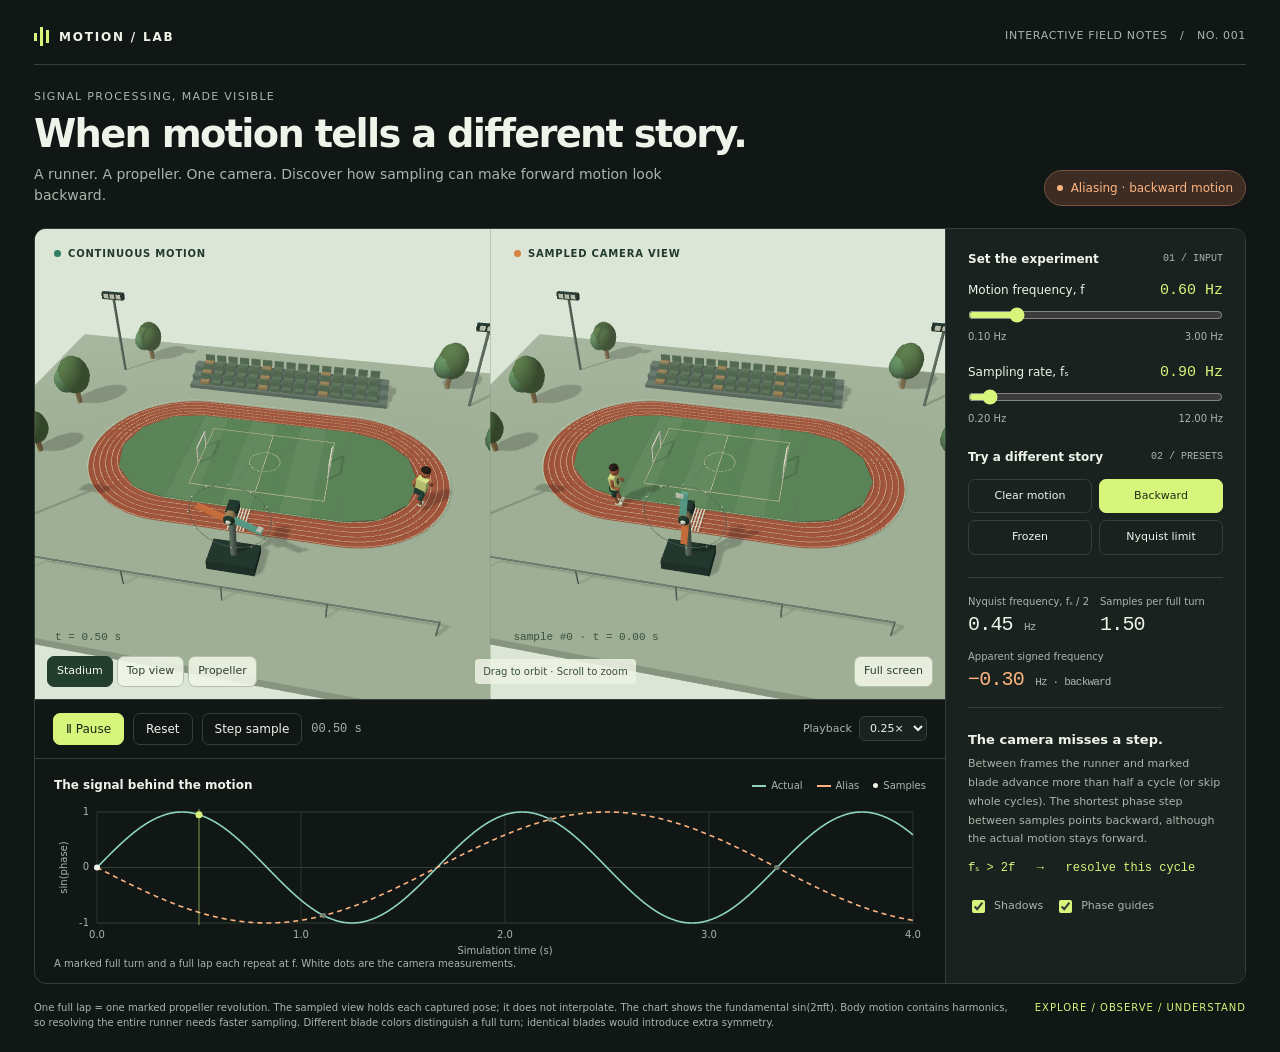
<file: demos/nyquist-motion/index.html>
<!doctype html>
<html lang="en">
<head>
<meta charset="utf-8">
<meta name="viewport" content="width=device-width, initial-scale=1">
<meta name="color-scheme" content="dark">
<title>Nyquist Motion Lab — A different way to see motion</title>
<style>
:root{--bg:#101715;--panel:#19221e;--line:#334039;--text:#eff3e9;--muted:#a9b6ac;--lime:#d7f57a;--orange:#ffb47f;--mint:#8fd4be}
*{box-sizing:border-box}body{margin:0;background:var(--bg);color:var(--text);font:14px/1.5 system-ui,-apple-system,BlinkMacSystemFont,"Segoe UI",sans-serif}button,input,select{font:inherit}button,select{cursor:pointer}button{color:var(--text);background:transparent;border:1px solid var(--line);border-radius:7px;padding:9px 13px;transition:background .15s,border-color .15s}button:hover{background:#2b372f;border-color:#879b7d}button:focus-visible,input:focus-visible,select:focus-visible,canvas:focus-visible{outline:2px solid var(--lime);outline-offset:4px}button.active,button[aria-pressed=true]{background:var(--lime);color:#1e2b18;border-color:var(--lime)}button.primary{background:var(--lime);color:#182514;border-color:var(--lime)}button:disabled{opacity:.45;cursor:default}select{background:var(--panel);color:var(--text);border:1px solid var(--line);border-radius:6px;padding:7px}input[type=range]{width:100%;accent-color:var(--lime);cursor:pointer;margin:8px 0 0}input[type=checkbox]{accent-color:var(--lime)}
.app{max-width:1680px;margin:auto;padding:26px 34px 22px}.topline{display:flex;justify-content:space-between;align-items:center;border-bottom:1px solid var(--line);padding-bottom:17px;gap:12px}.brand{font-size:12px;letter-spacing:.15em;font-weight:700;display:flex;align-items:center;gap:10px}.mark{display:inline-flex;gap:3px;align-items:center;height:21px}.mark i{display:block;width:3px;background:var(--lime)}.mark i:nth-child(1){height:8px}.mark i:nth-child(2){height:19px}.mark i:nth-child(3){height:13px}.eyebrow,.edition{color:var(--muted);font-size:11px;letter-spacing:.12em;text-transform:uppercase}.edition{letter-spacing:.06em}.intro{display:flex;align-items:flex-end;justify-content:space-between;gap:24px;padding:24px 0 22px}.intro h1{font-size:clamp(28px,3vw,43px);letter-spacing:-.045em;line-height:1.08;margin:7px 0 10px;font-weight:600}.intro p{margin:0;color:var(--muted);max-width:680px;font-size:14px}.status{display:flex;align-items:center;gap:8px;white-space:nowrap;background:#283324;border:1px solid #4b5d36;color:var(--lime);padding:8px 12px;border-radius:30px;font-size:12px}.status[data-tone=warning]{background:#3c2c23;border-color:#775339;color:var(--orange)}.status[data-tone=boundary]{background:#393623;border-color:#756e3e;color:#f2df8b}.status b{width:6px;height:6px;border-radius:50%;background:currentColor}
.workspace{display:grid;grid-template-columns:minmax(0,1fr) 300px;border:1px solid var(--line);border-radius:12px;overflow:hidden}.main{min-width:0}.scene-wrap{height:470px;position:relative;isolation:isolate;background:#dce5d9;overflow:hidden}.scene{display:block;width:100%;height:100%;touch-action:none;cursor:grab}.scene:active{cursor:grabbing}.scene-labels{position:absolute;top:17px;left:19px;right:19px;display:grid;grid-template-columns:1fr 1fr;gap:36px;pointer-events:none}.scene-label{display:flex;align-items:center;gap:7px;color:#223a2d;font-size:10px;font-weight:750;letter-spacing:.08em}.scene-label:nth-child(2){padding-left:6px}.dot{display:inline-block;width:7px;height:7px;border-radius:50%;background:#317c62}.dot.orange{background:#d98242}.scene-divider{position:absolute;top:0;bottom:0;left:50%;border-left:1px solid #718c7955;pointer-events:none}.scene-stamps{position:absolute;bottom:52px;left:20px;right:20px;display:grid;grid-template-columns:1fr 1fr;gap:35px;pointer-events:none;color:#38513e;font:11px/1.6 ui-monospace,SFMono-Regular,Consolas,monospace}.scene-stamps span:nth-child(2){padding-left:6px}.scene-toolbar{position:absolute;bottom:12px;left:12px;right:12px;display:flex;justify-content:space-between;gap:7px;align-items:center;flex-wrap:wrap}.view-buttons{display:flex;gap:4px}.scene-toolbar button{font-size:11px;padding:6px 9px;background:#eff4e6e8;color:#2c3f2c;border-color:#b4c1ac}.scene-toolbar button.active{background:#233d2f;color:#f3f9ec;border-color:#233d2f}.gesture{font-size:10px;color:#3a4f40;background:#edf3e3dd;padding:5px 8px;border-radius:4px}.scene-error{position:absolute;inset:0;background:#dce5d9;color:#203729;padding:70px 30px;z-index:4}.scene-error[hidden]{display:none}
.transport{display:flex;align-items:center;gap:9px;padding:13px 18px;border-top:1px solid var(--line);border-bottom:1px solid var(--line);flex-wrap:wrap}.transport button{padding:6px 12px;font-size:12px}.time{font:12px ui-monospace,SFMono-Regular,Consolas,monospace;color:var(--muted);margin-right:auto;min-width:85px}.speed{display:flex;align-items:center;gap:7px;font-size:11px;color:var(--muted)}.speed select{font-size:11px;padding:4px 6px}.chart-section{padding:17px 19px 12px}.chart-header{display:flex;justify-content:space-between;align-items:baseline;gap:10px;flex-wrap:wrap}.chart-title{font-size:12px;font-weight:600;margin:0}.legend{display:flex;gap:14px;flex-wrap:wrap;color:var(--muted);font-size:10px}.key{display:inline-block;width:14px;height:2px;background:var(--mint);vertical-align:middle;margin-right:5px}.key.alias{background:var(--orange)}.key.sample{width:5px;height:5px;border-radius:50%;background:var(--text)}.chart{width:100%;height:162px;display:block}.chart-caption{font-size:10px;color:var(--muted);margin:0;min-height:15px}
.sidebar{background:var(--panel);border-left:1px solid var(--line);padding:21px 22px;display:flex;flex-direction:column;gap:22px}.section-head{display:flex;justify-content:space-between;align-items:center;margin-bottom:13px}.section-head h2{font-size:12px;margin:0;font-weight:600}.smalltag{font:10px ui-monospace,SFMono-Regular,Consolas,monospace;color:var(--muted)}.control+.control{margin-top:19px}.control-label{display:flex;align-items:baseline;justify-content:space-between;gap:8px;font-size:12px}.control-label output{font:15px ui-monospace,SFMono-Regular,Consolas,monospace;color:var(--lime)}.range-limits{display:flex;justify-content:space-between;color:var(--muted);font-size:10px}.presets{display:grid;grid-template-columns:1fr 1fr;gap:7px}.presets button{font-size:11px;padding:8px 5px}.metrics{display:grid;grid-template-columns:1fr 1fr;gap:13px 9px;border-top:1px solid var(--line);border-bottom:1px solid var(--line);padding:16px 0}.metric label{display:block;font-size:10px;color:var(--muted);margin-bottom:4px}.metric strong{font:20px ui-monospace,SFMono-Regular,Consolas,monospace;font-weight:500;letter-spacing:-.04em}.metric strong small{font-size:11px;color:var(--muted)}.metric.wide{grid-column:1/-1}.direction{color:var(--orange)}.explanation h3{font-size:13px;margin:0 0 6px}.explanation p{font-size:11px;color:var(--muted);margin:0;line-height:1.7}.formula{font:12px ui-monospace,SFMono-Regular,Consolas,monospace;padding:11px 0 0;color:var(--lime)}.toggles{display:flex;flex-wrap:wrap;gap:12px}.toggles label{display:flex;align-items:center;gap:6px;color:var(--muted);font-size:11px}.footer{display:flex;justify-content:space-between;gap:20px;color:var(--muted);font-size:10px;margin-top:16px}.footer p{margin:0;max-width:980px}.footer .index{color:var(--lime);white-space:nowrap;letter-spacing:.1em}.sr-only{position:absolute;clip:rect(0,0,0,0);width:1px;height:1px;overflow:hidden}
.scene-wrap.compact{height:620px}.scene-wrap.compact .scene-labels{top:12px;bottom:0;display:block}.scene-wrap.compact .scene-label{font-size:10px}.scene-wrap.compact .scene-label:nth-child(2){position:absolute;top:50%;padding-left:0;transform:translateY(-6px)}.scene-wrap.compact .scene-divider{top:50%;left:0;right:0;bottom:auto;border-left:0;border-top:1px solid #718c7955}.scene-wrap.compact .scene-stamps{inset:0;display:block}.scene-wrap.compact .scene-stamps span{position:absolute;left:12px;bottom:calc(50% + 11px);padding:0;font-size:10px}.scene-wrap.compact .scene-stamps span:nth-child(2){bottom:53px}.scene-wrap.compact .gesture{display:none}
@media(min-width:1500px){.scene-wrap{height:550px}}@media(max-width:1100px){.app{padding:20px}.workspace{grid-template-columns:minmax(0,1fr) 265px}.sidebar{padding:18px 17px;gap:18px}.scene-wrap{height:430px}.gesture{display:none}.scene-labels{gap:16px;left:12px;right:12px}.scene-label{font-size:9px;letter-spacing:.02em}.scene-stamps{left:12px;font-size:10px;gap:16px}}@media(max-width:820px){.workspace{grid-template-columns:1fr}.sidebar{border-left:0;border-top:1px solid var(--line);display:grid;grid-template-columns:1fr 1fr;gap:22px}.sidebar .explanation{grid-column:1/-1}.sidebar .toggles{grid-column:1/-1}.scene-wrap{height:410px}.intro{align-items:flex-start}.status{font-size:10px;padding:7px 9px}.chart{height:170px}.gesture{display:block}}@media(max-width:500px){.app{padding:14px 10px}.edition{display:none}.intro{display:block;padding:21px 3px}.intro p{font-size:12px}.intro .status{display:inline-flex;margin-top:14px}.scene-wrap{height:360px}.scene-labels{top:12px;gap:8px}.scene-label{font-size:8px;letter-spacing:0}.scene-label:nth-child(2){padding-left:8px}.scene-stamps{bottom:59px;gap:6px;font-size:9px}.scene-stamps span:nth-child(2){padding-left:9px}.gesture{display:none}.scene-toolbar{bottom:11px;left:8px;right:8px}.scene-toolbar button{font-size:10px;padding:6px}.transport{padding:12px 10px;gap:7px}.transport button{padding:6px 8px}.transport .time{font-size:10px;min-width:69px}.speed{font-size:10px}.chart-section{padding:14px 10px 10px}.legend{gap:9px;font-size:9px}.sidebar{padding:18px 16px;grid-template-columns:1fr;gap:20px}.sidebar .explanation,.sidebar .toggles{grid-column:auto}.footer{display:block;padding:0 3px}.footer .index{display:block;margin-top:9px}}
</style>
</head>
<body>
<div class="app">
  <header class="topline"><div class="brand"><span class="mark" aria-hidden="true"><i></i><i></i><i></i></span> MOTION / LAB</div><div class="edition">Interactive field notes &nbsp; / &nbsp; No. 001</div></header>
  <section class="intro"><div><div class="eyebrow">Signal processing, made visible</div><h1>When motion tells a different story.</h1><p>A runner. A propeller. One camera. Discover how sampling can make forward motion look backward.</p></div><div id="status" class="status" data-tone="warning" role="status"><b aria-hidden="true"></b><span id="statusText">Aliasing · backward motion</span></div></section>
  <div class="workspace">
    <main class="main">
      <div class="scene-wrap" id="sceneWrap">
        <canvas class="scene" id="scene" tabindex="0" aria-label="Interactive 3D stadium. Left: continuous runner and propeller. Right: the same scene at camera sample times. Drag to orbit; Shift-drag to pan; scroll to zoom. Arrow keys rotate; plus and minus zoom; Home resets the camera.">Your browser needs WebGL to display the stadium.</canvas>
        <div class="scene-labels" aria-hidden="true"><div class="scene-label"><i class="dot"></i> CONTINUOUS MOTION</div><div class="scene-label"><i class="dot orange"></i> SAMPLED CAMERA VIEW</div></div>
        <div class="scene-divider"></div>
        <div class="scene-stamps" aria-hidden="true"><span id="realStamp">t = 0.00 s</span><span id="sampleStamp">sample #0 · t = 0.00 s</span></div>
        <div class="scene-toolbar"><div class="view-buttons" role="group" aria-label="Camera presets"><button type="button" data-view="stadium" class="active" aria-pressed="true">Stadium</button><button type="button" data-view="overhead" aria-pressed="false">Top view</button><button type="button" data-view="propeller" aria-pressed="false">Propeller</button></div><span class="gesture">Drag to orbit · Scroll to zoom</span><button type="button" id="fullscreen">Full screen</button></div>
        <div class="scene-error" id="sceneError" role="alert" hidden><h2>WebGL is unavailable</h2><p>Enable hardware acceleration or open this file in a browser with WebGL support. The sampling controls and chart still work.</p></div>
      </div>
      <div class="transport"><button type="button" class="primary" id="play" aria-label="Pause animation">Ⅱ Pause</button><button type="button" id="reset">Reset</button><button type="button" id="step" title="Pause and advance exactly one sampling interval">Step sample</button><span class="time" id="time">00.00 s</span><label class="speed">Playback <select id="speed" aria-label="Playback speed"><option value="0.1">0.1×</option><option value="0.25" selected>0.25×</option><option value="0.5">0.5×</option><option value="1">1×</option></select></label></div>
      <section class="chart-section" aria-labelledby="chartTitle"><div class="chart-header"><h2 class="chart-title" id="chartTitle">The signal behind the motion</h2><div class="legend" aria-hidden="true"><span><i class="key"></i>Actual</span><span><i class="key alias"></i>Alias</span><span><i class="key sample"></i>Samples</span></div></div><canvas id="chart" class="chart" role="img" aria-label="Unitless sine of rotation phase versus simulation time in seconds. The actual signal and apparent alias pass through the same white sample points."></canvas><p class="chart-caption" id="chartCaption">A marked full turn and a full lap each repeat at f. White dots are the camera measurements.</p></section>
    </main>
    <aside class="sidebar" aria-label="Sampling controls">
      <section><div class="section-head"><h2>Set the experiment</h2><span class="smalltag">01 / INPUT</span></div><div class="control"><div class="control-label"><label for="frequency">Motion frequency, f</label><output id="frequencyOut" for="frequency">0.60 Hz</output></div><input id="frequency" type="range" min="0.1" max="3" step="0.05" value="0.6"><div class="range-limits"><span>0.10 Hz</span><span>3.00 Hz</span></div></div><div class="control"><div class="control-label"><label for="sampling">Sampling rate, fₛ</label><output id="samplingOut" for="sampling">0.90 Hz</output></div><input id="sampling" type="range" min="0.2" max="12" step="0.05" value="0.9"><div class="range-limits"><span>0.20 Hz</span><span>12.00 Hz</span></div></div></section>
      <section><div class="section-head"><h2>Try a different story</h2><span class="smalltag">02 / PRESETS</span></div><div class="presets" role="group" aria-label="Experiment presets"><button type="button" data-preset="clear" aria-pressed="false">Clear motion</button><button type="button" data-preset="backward" aria-pressed="true">Backward</button><button type="button" data-preset="frozen" aria-pressed="false">Frozen</button><button type="button" data-preset="boundary" aria-pressed="false">Nyquist limit</button></div></section>
      <section class="metrics" aria-label="Calculated sampling results"><div class="metric"><label>Nyquist frequency, fₛ / 2</label><strong id="nyquist">0.45 <small>Hz</small></strong></div><div class="metric"><label>Samples per full turn</label><strong id="samplesPer">1.50</strong></div><div class="metric wide"><label>Apparent signed frequency</label><strong class="direction" id="alias">−0.30 <small>Hz · backward</small></strong></div></section>
      <section class="explanation"><h3 id="explainTitle">The camera misses a step.</h3><p id="explainText">Between frames the runner and marked blade advance more than half a cycle. The shorter path between samples points backward, even though the actual motion stays forward.</p><div class="formula">fₛ &gt; 2f &nbsp; → &nbsp; resolve this cycle</div></section>
      <div class="toggles"><label><input type="checkbox" id="shadows" checked> Shadows</label><label><input type="checkbox" id="guides" checked> Phase guides</label></div>
    </aside>
  </div>
  <footer class="footer"><p>One full lap = one marked propeller revolution. The sampled view holds each captured pose; it does not interpolate. The chart shows the fundamental sin(2πft). Body motion contains harmonics, so resolving the entire runner needs faster sampling. Different blade colors distinguish a full turn; identical blades would introduce extra symmetry.</p><span class="index">EXPLORE / OBSERVE / UNDERSTAND</span></footer>
  <p class="sr-only" id="announcement" aria-live="polite"></p>
</div>
<script>
/* Everything is local: a compact WebGL renderer, procedural meshes, and a 2D plot.
   Frequencies use simulation seconds. Playback scales wall time, not f or fs. */
(() => {
'use strict';
const $=id=>document.getElementById(id), TAU=2*Math.PI;
const state={frequency:.6,sampling:.9,time:0,playing:!matchMedia('(prefers-reduced-motion: reduce)').matches,speed:.25,shadows:true,guides:true,view:'stadium'};
const clamp=(x,a,b)=>Math.min(b,Math.max(a,x));
function aliasFrequency(f,fs){const a=f-fs*Math.floor(f/fs+.5);return Math.abs(a)<1e-9?0:a;}
function boundary(){return Math.abs(state.sampling-2*state.frequency)<1e-7;}
function signed(n){return (n<0?'−':n>0?'+':'')+Math.abs(n).toFixed(2);}
function sampleIndex(){return Math.floor(state.time*state.sampling+1e-8);}
function updateUI(announce=false){
  const f=state.frequency,fs=state.sampling,a=aliasFrequency(f,fs),edge=boundary(),halfTurn=Math.abs(Math.abs(a)-fs/2)<1e-7;
  $('frequencyOut').value=f.toFixed(2)+' Hz';$('samplingOut').value=fs.toFixed(2)+' Hz';
  $('nyquist').innerHTML=(fs/2).toFixed(2)+' <small>Hz</small>';$('samplesPer').textContent=(fs/f).toFixed(2);
  const direction=halfTurn?'direction ambiguous':Math.abs(a)<1e-7?'stationary':a<0?'backward':'forward';
  $('alias').innerHTML=(halfTurn?'±'+Math.abs(a).toFixed(2):signed(a))+' <small>Hz · '+direction+'</small>';
  let title,text,status,tone;
  if(halfTurn){status=edge?'At Nyquist · ambiguous':'Aliasing · half-turn ambiguity';tone='boundary';title=edge?'Two samples are the boundary.':'Half a turn leaves two directions.';text='The captured phases differ by exactly half a turn. Clockwise and counterclockwise fit equally well. With this starting phase, every sine sample is zero: amplitude and phase are ambiguous. Use more than 2f for reliable recovery.';}
  else if(fs>2*f){status='Above 2f · cycle resolved';tone='clear';title='Enough frames to follow the cycle.';text='The camera captures more than two samples per lap and full revolution. The fundamental has a unique frequency inside the Nyquist band. The held camera view can still look choppy; faster sampling makes it smoother.';}
  else if(a===0){status='Aliasing · motion looks frozen';tone='warning';title='A full turn slips between frames.';text='Every exposure catches the same phase. The runner keeps completing laps and the propeller keeps spinning, but the camera sees the same position. Zero apparent frequency does not mean zero real motion.';}
  else if(a<0){status='Aliasing · backward motion';tone='warning';title='The camera misses a step.';text='Between frames the runner and marked blade advance more than half a cycle (or skip whole cycles). The shortest phase step between samples points backward, although the actual motion stays forward.';}
  else{status='Aliasing · slower forward motion';tone='warning';title='Whole cycles disappear between frames.';text='The camera skips enough motion that the samples fit a slower forward cycle. The apparent motion is plausible, but it has the wrong frequency. Raise the sampling rate above twice the actual frequency.';}
  $('statusText').textContent=status;$('status').dataset.tone=tone;$('explainTitle').textContent=title;$('explainText').textContent=text;
  $('play').textContent=state.playing?'Ⅱ Pause':'▶ Play';$('play').setAttribute('aria-label',state.playing?'Pause animation':'Play animation');
  $('chartCaption').textContent=halfTurn?'At this starting phase the half-turn samples are all zero; both directions and many amplitudes fit.':'A marked full turn and a full lap each repeat at f. White dots are the camera measurements.';
  if(announce)$('announcement').textContent=status+'. '+f.toFixed(2)+' hertz motion; '+fs.toFixed(2)+' samples per second.';
}
for(const id of ['frequency','sampling'])$(id).addEventListener('input',e=>{state[id]=Number(e.target.value);state.time=0;document.querySelectorAll('[data-preset]').forEach(b=>b.setAttribute('aria-pressed','false'));updateUI(true);});
const presets={clear:[.6,6],backward:[.6,.9],frozen:[.6,.6],boundary:[.6,1.2]};
document.querySelectorAll('[data-preset]').forEach(b=>b.addEventListener('click',()=>{[state.frequency,state.sampling]=presets[b.dataset.preset];$('frequency').value=state.frequency;$('sampling').value=state.sampling;state.time=0;document.querySelectorAll('[data-preset]').forEach(p=>p.setAttribute('aria-pressed',String(p===b)));updateUI(true);}));
$('play').addEventListener('click',()=>{state.playing=!state.playing;updateUI();});
$('reset').addEventListener('click',()=>{state.time=0;updateUI();});
$('step').addEventListener('click',()=>{state.playing=false;state.time=(sampleIndex()+1)/state.sampling;updateUI();});
$('speed').addEventListener('change',e=>{state.speed=Number(e.target.value);});
$('shadows').addEventListener('change',e=>state.shadows=e.target.checked);
$('guides').addEventListener('change',e=>state.guides=e.target.checked);
$('fullscreen').addEventListener('click',async()=>{try{if(document.fullscreenElement)await document.exitFullscreen();else await $('sceneWrap').requestFullscreen();}catch(e){$('announcement').textContent='Full screen is unavailable in this browser. You can still use all camera controls.';}});
document.addEventListener('fullscreenchange',()=>{$('fullscreen').textContent=document.fullscreenElement?'Exit full screen':'Full screen';});
if(!$('sceneWrap').requestFullscreen)$('fullscreen').hidden=true;

// Column-major transforms and a right-handed, Y-up world.
const M={
  identity:()=>new Float32Array([1,0,0,0,0,1,0,0,0,0,1,0,0,0,0,1]),
  mul:(a,b)=>{let o=new Float32Array(16);for(let c=0;c<4;c++)for(let r=0;r<4;r++)for(let k=0;k<4;k++)o[c*4+r]+=a[k*4+r]*b[c*4+k];return o;},
  translate:(x,y,z)=>{let m=M.identity();m[12]=x;m[13]=y;m[14]=z;return m;},
  scale:(x,y,z)=>new Float32Array([x,0,0,0,0,y,0,0,0,0,z,0,0,0,0,1]),
  rx:a=>new Float32Array([1,0,0,0,0,Math.cos(a),Math.sin(a),0,0,-Math.sin(a),Math.cos(a),0,0,0,0,1]),
  ry:a=>new Float32Array([Math.cos(a),0,-Math.sin(a),0,0,1,0,0,Math.sin(a),0,Math.cos(a),0,0,0,0,1]),
  rz:a=>new Float32Array([Math.cos(a),Math.sin(a),0,0,-Math.sin(a),Math.cos(a),0,0,0,0,1,0,0,0,0,1]),
  perspective:(f,a,n,z)=>{let t=1/Math.tan(f/2);return new Float32Array([t/a,0,0,0,0,t,0,0,0,0,(z+n)/(n-z),-1,0,0,2*z*n/(n-z),0]);},
  ortho:(l,r,b,t,n,f)=>new Float32Array([2/(r-l),0,0,0,0,2/(t-b),0,0,0,0,-2/(f-n),0,-(r+l)/(r-l),-(t+b)/(t-b),-(f+n)/(f-n),1]),
  lookAt:(eye,target)=>{let z=norm(sub(eye,target)),x=norm(cross([0,1,0],z)),y=cross(z,x);return new Float32Array([x[0],y[0],z[0],0,x[1],y[1],z[1],0,x[2],y[2],z[2],0,-dot(x,eye),-dot(y,eye),-dot(z,eye),1]);}
};
function sub(a,b){return a.map((v,i)=>v-b[i]);}function dot(a,b){return a.reduce((s,v,i)=>s+v*b[i],0);}function cross(a,b){return[a[1]*b[2]-a[2]*b[1],a[2]*b[0]-a[0]*b[2],a[0]*b[1]-a[1]*b[0]];}function norm(a){let n=Math.hypot(...a)||1;return a.map(v=>v/n);}
function transform(m,p,w=1){return [m[0]*p[0]+m[4]*p[1]+m[8]*p[2]+m[12]*w,m[1]*p[0]+m[5]*p[1]+m[9]*p[2]+m[13]*w,m[2]*p[0]+m[6]*p[1]+m[10]*p[2]+m[14]*w];}
function compose(p,s=[1,1,1],r=[0,0,0]){return M.mul(M.mul(M.mul(M.mul(M.translate(...p),M.ry(r[1])),M.rx(r[0])),M.rz(r[2])),M.scale(...s));}
const colors={ground:[.69,.76,.65],grass:[.39,.57,.38],grassLight:[.43,.60,.41],track:[.70,.37,.26],line:[.94,.89,.72],white:[.94,.95,.86],dark:[.15,.24,.20],seat:[.39,.50,.38],wood:[.66,.56,.37],pole:[.43,.51,.45],mint:[.43,.77,.66],orange:[1,.55,.30],skin:[.71,.41,.27],hair:[.16,.13,.11],shirt:[.90,.94,.56],shorts:[.16,.29,.24],shoe:[.91,.96,.82],leaf:[.35,.48,.28]};
// Every vertex stores position, normal, and color. Static geometry is batched.
const primitives={};
function tri(a,b,c,n){return [...a,...n,...b,...n,...c,...n];}
primitives.box=[];
for(const [n,u,v]of [[[1,0,0],[0,1,0],[0,0,1]],[[-1,0,0],[0,0,1],[0,1,0]],[[0,1,0],[0,0,1],[1,0,0]],[[0,-1,0],[1,0,0],[0,0,1]],[[0,0,1],[1,0,0],[0,1,0]],[[0,0,-1],[0,1,0],[1,0,0]]]){
 const p=(a,b)=>n.map((x,i)=>(x+u[i]*a+v[i]*b)/2);primitives.box.push(...tri(p(-1,-1),p(1,-1),p(1,1),n),...tri(p(-1,-1),p(1,1),p(-1,1),n));
}
primitives.sphere=[];
for(let i=0;i<9;i++)for(let j=0;j<12;j++){let p=(i,j)=>{let a=Math.PI*i/9,b=TAU*j/12;return[Math.sin(a)*Math.cos(b),Math.cos(a),Math.sin(a)*Math.sin(b)];};for(const q of [p(i,j),p(i+1,j),p(i+1,j+1),p(i,j),p(i+1,j+1),p(i,j+1)])primitives.sphere.push(...q,...q);}
primitives.cylinder=[];
for(let i=0;i<12;i++){const a=TAU*i/12,b=TAU*(i+1)/12,pa=[Math.cos(a),-.5,Math.sin(a)],pb=[Math.cos(b),-.5,Math.sin(b)],qa=[pa[0],.5,pa[2]],qb=[pb[0],.5,pb[2]],na=[pa[0],0,pa[2]],nb=[pb[0],0,pb[2]];primitives.cylinder.push(...pa,...na,...qa,...na,...qb,...nb,...pa,...na,...qb,...nb,...pb,...nb,...tri([0,.5,0],qb,qa,[0,1,0]),...tri([0,-.5,0],pa,pb,[0,-1,0]));}
class Builder{
 constructor(){this.data=[];this.parent=M.identity();}
 mesh(name,p,s,c,r=[0,0,0]){const local=compose(p,s,r),mat=M.mul(this.parent,local),rotation=M.mul(this.parent,compose([0,0,0],[1,1,1],r)),a=primitives[name];for(let i=0;i<a.length;i+=6){let pos=transform(mat,a.slice(i,i+3)),n=norm(transform(rotation,[a[i+3]/s[0],a[i+4]/s[1],a[i+5]/s[2]],0));this.data.push(...pos,...n,...c);}return this;}
 box(p,s,c,r){return this.mesh('box',p,s,c,r);}sphere(p,s,c){return this.mesh('sphere',p,s,c);}cylinder(p,s,c,r){return this.mesh('cylinder',p,s,c,r);}
 bone(a,b,r,c){const d=sub(b,a),len=Math.hypot(...d),mid=a.map((v,i)=>(v+b[i])/2),up=norm(d),x=norm(cross(Math.abs(up[1])>.99?[1,0,0]:[0,1,0],up)),z=cross(x,up),mat=new Float32Array([x[0]*r,x[1]*r,x[2]*r,0,up[0]*len,up[1]*len,up[2]*len,0,z[0]*r,z[1]*r,z[2]*r,0,...mid,1]);const a0=primitives.cylinder,world=M.mul(this.parent,mat);for(let i=0;i<a0.length;i+=6){let n=a0.slice(i+3,i+6),wn=norm(transform(this.parent,[x[0]*n[0]+up[0]*n[1]+z[0]*n[2],x[1]*n[0]+up[1]*n[1]+z[1]*n[2],x[2]*n[0]+up[2]*n[1]+z[2]*n[2]],0));this.data.push(...transform(world,a0.slice(i,i+3)),...wn,...c);}return this;}
 triangle(a,b,c,color,n=[0,1,0]){this.data.push(...a,...n,...color,...b,...n,...color,...c,...n,...color);}
}
// Stadium-shaped course with genuinely constant distance speed.
const halfStraight=3.5,runRadius=3.35;
function trackAt(phase,r=runRadius){let s=((phase%1)+1)%1*(4*halfStraight+TAU*r),straight=2*halfStraight,arc=Math.PI*r;
 if(s<straight)return{x:-halfStraight+s,z:r,dx:1,dz:0};s-=straight;
 if(s<arc){let a=Math.PI/2-s/r;return{x:halfStraight+r*Math.cos(a),z:r*Math.sin(a),dx:Math.sin(a),dz:-Math.cos(a)};}s-=arc;
 if(s<straight)return{x:halfStraight-s,z:-r,dx:-1,dz:0};s-=straight;let a=-Math.PI/2-s/r;return{x:-halfStraight+r*Math.cos(a),z:r*Math.sin(a),dx:Math.sin(a),dz:-Math.cos(a)};
}
function ring(b,inner,outer,c,y=.10){const n=160;for(let i=0;i<n;i++){let a=trackAt(i/n,inner),a1=trackAt((i+1)/n,inner),o=trackAt(i/n,outer),o1=trackAt((i+1)/n,outer);b.triangle([a.x,y,a.z],[o.x,y,o.z],[o1.x,y,o1.z],c);b.triangle([a.x,y,a.z],[o1.x,y,o1.z],[a1.x,y,a1.z],c);}}
function makeStatic(){const b=new Builder(),C=colors;
 // A terracotta course surrounding a grass sports field.
 b.box([0,-.20,0],[26,.38,20],C.ground);ring(b,.01,4.25,C.track,.03);
 b.box([0,.055,0],[7,.07,5.95],C.grass);b.cylinder([-3.5,.055,0],[2.98,.07,2.98],C.grass);b.cylinder([3.5,.055,0],[2.98,.07,2.98],C.grass);
 for(let i=0;i<6;i++)b.box([-3.5+(i+.5)*7/6,.095,0],[7/6,.006,5.82],i%2?C.grass:C.grassLight);
 for(let r=3;r<=4.251;r+=.25)ring(b,r,r+.022,C.line,.107);
 for(let j=0;j<6;j++)b.box([-.6+j*.12,.116,3.64],[.055,.012,1.25],C.white);
 // Sports field markings.
 for(let x of [-2.8,2.8])b.box([x,.108,0],[.025,.012,3.95],C.line);
 for(let z of [-1.98,1.98])b.box([0,.108,z],[5.6,.012,.025],C.line);
 b.box([0,.108,0],[.025,.012,3.95],C.line);ringFieldCircle(b,.65,C.line);
 for(let x of [-2.8,2.8]){b.bone([x,.12,-.6],[x,.9,-.6],.033,C.white);b.bone([x,.9,-.6],[x,.9,.6],.033,C.white);b.bone([x,.9,.6],[x,.12,.6],.033,C.white);}
 // Low grandstand, repeated seats, and warm concrete stair faces.
 for(let row=0;row<3;row++){let z=-5.7-row*.5,y=.18+row*.27;b.box([0,y/2,z],[10,y,.58],C.pole);for(let j=0;j<15;j++){let x=(j-7)*.61;b.box([x,y+.12,z],[.46,.13,.35],j%5===0?C.wood:C.seat);b.box([x,y+.32,z-.15],[.46,.34,.075],C.seat);}}
 for(let x of [-9,9])for(let z of [-6.5,5.6]){b.cylinder([x,2.1,z],[.065,4.2,.065],C.pole);b.box([x,4.16,z],[1.1,.32,.23],C.dark);for(let j=-1;j<=1;j++)b.box([x+j*.32,4.17,z+.125],[.24,.22,.025],C.white);}
 for(const [x,z,s]of [[-10,-3,1],[-10,1,.8],[10,-2,1.1],[10,2,.9],[-8,-8,.85],[8,-8,1]]){b.cylinder([x,.6*s,z],[.12,1.2*s,.12],C.wood);b.sphere([x,1.55*s,z],[.75*s,.95*s,.75*s],C.leaf);b.sphere([x-.35*s,1.35*s,z+.2*s],[.55*s,.65*s,.55*s],C.grass);}
 // Trackside propeller, deliberately prominent in the foreground.
 b.box([0,.22,5.65],[1.75,.40,1.1],C.dark);b.cylinder([0,1.3,5.65],[.12,2.1,.12],C.pole);b.box([0,2.42,5.52],[.36,.34,.58],C.dark);b.cylinder([0,2.42,5.91],[.21,.25,.21],C.wood,[Math.PI/2,0,0]);
 // Low perimeter rail.
 for(let x of [-7,-3.5,0,3.5,7])b.cylinder([x,.35,7.4],[.025,.7,.025],C.pole);b.bone([-7,.68,7.4],[7,.68,7.4],.025,C.pole);
 return b;
}
function ringFieldCircle(b,r,c){for(let i=0;i<64;i++){let a=TAU*i/64,d=TAU*(i+1)/64;b.triangle([r*Math.cos(a),.111,r*Math.sin(a)],[(r+.018)*Math.cos(a),.111,(r+.018)*Math.sin(a)],[(r+.018)*Math.cos(d),.111,(r+.018)*Math.sin(d)],c);b.triangle([r*Math.cos(a),.111,r*Math.sin(a)],[(r+.018)*Math.cos(d),.111,(r+.018)*Math.sin(d)],[r*Math.cos(d),.111,r*Math.sin(d)],c);}}
function makeDynamic(t){const b=new Builder(),C=colors,phase=t*state.frequency,p=trackAt(phase),yaw=Math.atan2(p.dx,p.dz),stride=TAU*phase*6;
 // Articulated runner: six gait cycles per lap. These are higher harmonics.
 b.parent=M.mul(M.translate(p.x,.13+Math.abs(Math.sin(stride))*.075,p.z),M.ry(yaw));
 b.box([0,1.13,.035],[.43,.58,.27],C.shirt,[-.13,0,0]);b.box([0,.83,0],[.40,.23,.28],C.shorts);
 b.sphere([0,1.68,.10],[.19,.23,.18],C.skin);b.sphere([0,1.81,.08],[.195,.12,.18],C.hair);b.box([0,1.14,.181],[.17,.20,.012],C.dark,[-.13,0,0]);b.box([0,1.15,.19],[.025,.12,.012],C.white);
 for(let side of [-1,1]){let s=Math.sin(stride+(side===1?Math.PI:0)),a=.85*s,k=.3+1.15*Math.max(0,-s),hip=[side*.13,.83,0],knee=[side*.14,.83-.36*Math.cos(a),.36*Math.sin(a)],foot=[side*.14,knee[1]-.36*Math.cos(a+k),knee[2]+.36*Math.sin(a+k)];
  b.bone(hip,knee,.095,C.shorts);b.sphere(knee,[.085,.085,.085],C.skin);b.bone(knee,foot,.07,C.skin);b.box([foot[0],foot[1]-.015,foot[2]+.045],[.14,.10,.26],C.shoe);
  let arm=-a*.8,shoulder=[side*.255,1.36,.05],elbow=[side*.29,1.36-.28*Math.cos(arm),.05+.28*Math.sin(arm)],hand=[side*.29,elbow[1]-.24*Math.cos(arm+1.15),elbow[2]+.24*Math.sin(arm+1.15)];b.bone(shoulder,elbow,.064,C.skin);b.bone(elbow,hand,.055,C.skin);b.sphere(hand,[.063,.07,.06],C.skin);
 }
 b.parent=M.mul(M.translate(0,2.42,5.98),M.rz(-TAU*phase));
 // Two visually distinct blades remove half-turn symmetry.
 b.box([0,.59,0],[.23,1.16,.08],C.mint,[0,0,-.10]);b.box([0,-.59,0],[.23,1.16,.08],C.orange,[0,0,-.10]);b.box([-.10,1.05,.05],[.25,.17,.035],C.white,[0,0,-.10]);b.sphere([0,0,.04],[.20,.20,.15],C.dark);b.sphere([0,0,.16],[.095,.095,.055],C.white);
 return b;
}
function makeGuides(){const b=new Builder();b.parent=M.translate(0,2.42,5.92);for(let i=0;i<48;i++){let a=TAU*i/48,c=TAU*(i+1)/48,r=1.39;b.bone([r*Math.cos(a),r*Math.sin(a),0],[r*Math.cos(c),r*Math.sin(c),0],.009,colors.pole);}for(let i=0;i<12;i++){let a=TAU*i/12;b.bone([1.4*Math.cos(a),1.4*Math.sin(a),0],[1.47*Math.cos(a),1.47*Math.sin(a),0],.016,colors.white);}return b;}

// Orbit / pan / zoom. The same camera is used for both views.
const camera={azimuth:.20,elevation:.68,distance:23,target:[0,.4,.5]},views={stadium:[.20,.68,23,[0,.4,.5]],overhead:[0,1.49,25,[0,0,0]],propeller:[.06,.20,6.2,[0,2.2,5.6]]};
function setView(name){[camera.azimuth,camera.elevation,camera.distance,camera.target]=[...views[name].slice(0,3),views[name][3].slice()];state.view=name;document.querySelectorAll('[data-view]').forEach(b=>{b.classList.toggle('active',b.dataset.view===name);b.setAttribute('aria-pressed',String(b.dataset.view===name));});}
document.querySelectorAll('[data-view]').forEach(b=>b.addEventListener('click',()=>setView(b.dataset.view)));
const canvas=$('scene');let pointers=new Map(),gesture=null;
function clearCameraPreset(){state.view='custom';document.querySelectorAll('[data-view]').forEach(b=>{b.classList.remove('active');b.setAttribute('aria-pressed','false');});}
canvas.addEventListener('contextmenu',e=>e.preventDefault());
canvas.addEventListener('pointerdown',e=>{canvas.setPointerCapture(e.pointerId);pointers.set(e.pointerId,[e.clientX,e.clientY]);gesture=null;canvas.focus({preventScroll:true});});
canvas.addEventListener('pointermove',e=>{if(!pointers.has(e.pointerId))return;const last=pointers.get(e.pointerId),dx=e.clientX-last[0],dy=e.clientY-last[1];pointers.set(e.pointerId,[e.clientX,e.clientY]);clearCameraPreset();
 if(pointers.size===2){let p=[...pointers.values()],d=Math.hypot(p[0][0]-p[1][0],p[0][1]-p[1][1]);if(gesture)camera.distance=clamp(camera.distance*gesture/d,3,55);gesture=d;}
 else if(e.shiftKey||e.buttons===2){let k=camera.distance*.0017;camera.target[0]-=dx*k*Math.cos(camera.azimuth);camera.target[2]+=dx*k*Math.sin(camera.azimuth);camera.target[1]=clamp(camera.target[1]+dy*k,-1,5);}
 else{camera.azimuth-=dx*.007;camera.elevation=clamp(camera.elevation+dy*.006,.10,1.51);}
});
for(const event of ['pointerup','pointercancel','lostpointercapture'])canvas.addEventListener(event,e=>{pointers.delete(e.pointerId);gesture=null;});
canvas.addEventListener('wheel',e=>{e.preventDefault();camera.distance=clamp(camera.distance*Math.exp(clamp(e.deltaY,-200,200)*.0015),3,55);clearCameraPreset();},{passive:false});
canvas.addEventListener('keydown',e=>{let handled=true;switch(e.key){case'ArrowLeft':camera.azimuth-=.1;break;case'ArrowRight':camera.azimuth+=.1;break;case'ArrowUp':camera.elevation=clamp(camera.elevation+.08,.1,1.51);break;case'ArrowDown':camera.elevation=clamp(camera.elevation-.08,.1,1.51);break;case'+':case'=':camera.distance=clamp(camera.distance*.9,3,55);break;case'-':camera.distance=clamp(camera.distance/ .9,3,55);break;case'Home':setView('stadium');break;case' ':state.playing=!state.playing;updateUI();break;default:handled=false;}if(handled){e.preventDefault();if(e.key!=='Home'&&e.key!==' ')clearCameraPreset();}});

let gl,renderer=null,renderError='';
const vertexSource=`attribute vec3 aPosition;attribute vec3 aNormal;attribute vec3 aColor;uniform mat4 uVP;uniform mat4 uLightVP;varying vec3 vNormal;varying vec3 vColor;varying vec4 vLight;varying vec3 vPosition;void main(){vNormal=aNormal;vColor=aColor;vPosition=aPosition;vLight=uLightVP*vec4(aPosition,1.0);gl_Position=uVP*vec4(aPosition,1.0);}`;
const fragmentSource=`precision highp float;varying vec3 vNormal;varying vec3 vColor;varying vec4 vLight;varying vec3 vPosition;uniform sampler2D uShadowMap;uniform bool uShadows;uniform vec3 uEye;
float depthAt(vec2 uv){vec4 d=texture2D(uShadowMap,uv);return dot(d,vec4(1.0,1.0/255.0,1.0/65025.0,1.0/16581375.0));}
void main(){vec3 n=normalize(vNormal),l=normalize(vec3(-.55,1.0,.6));float lambert=max(dot(n,l),0.0);vec3 p=vLight.xyz/vLight.w*.5+.5;float shadow=0.0;float bias=max(.0018*(1.0-dot(n,l)),.00065);if(uShadows&&p.x>0.0&&p.x<1.0&&p.y>0.0&&p.y<1.0&&p.z<1.0){for(int x=-1;x<=1;x++){for(int y=-1;y<=1;y++){float d=depthAt(p.xy+vec2(float(x),float(y))/1024.0);shadow+=p.z-bias>d?1.0:0.0;}}shadow/=9.0;}vec3 lit=vColor*(.56+.44*lambert*(1.0-.52*shadow));float fog=clamp((distance(uEye,vPosition)-27.0)/65.0,0.0,.33);gl_FragColor=vec4(mix(lit,vec3(.86,.90,.84),fog),1.0);}`;
const shadowVS=`attribute vec3 aPosition;uniform mat4 uVP;void main(){gl_Position=uVP*vec4(aPosition,1.0);}`;
const shadowFS=`precision highp float;vec4 packDepth(float d){vec4 e=fract(d*vec4(1.0,255.0,65025.0,16581375.0));e-=e.yzww*vec4(1.0/255.0,1.0/255.0,1.0/255.0,0.0);return e;}void main(){gl_FragColor=packDepth(gl_FragCoord.z);}`;
function initializeRenderer(){
 gl=canvas.getContext('webgl',{antialias:true,alpha:false,powerPreference:'low-power'});if(!gl)throw new Error('WebGL context could not be created.');
 function program(vs,fs){let p=gl.createProgram();for(let[type,src]of [[gl.VERTEX_SHADER,vs],[gl.FRAGMENT_SHADER,fs]]){let sh=gl.createShader(type);gl.shaderSource(sh,src);gl.compileShader(sh);if(!gl.getShaderParameter(sh,gl.COMPILE_STATUS))throw new Error(gl.getShaderInfoLog(sh));gl.attachShader(p,sh);}gl.linkProgram(p);if(!gl.getProgramParameter(p,gl.LINK_STATUS))throw new Error(gl.getProgramInfoLog(p));let q={program:p};for(let a of ['aPosition','aNormal','aColor'])q[a]=gl.getAttribLocation(p,a);for(let u of ['uVP','uLightVP','uShadowMap','uShadows','uEye'])q[u]=gl.getUniformLocation(p,u);return q;}
 const main=program(vertexSource,fragmentSource),shadow=program(shadowVS,shadowFS);
 function upload(data,dynamic=false){const mesh={buffer:gl.createBuffer(),count:data.length/9};gl.bindBuffer(gl.ARRAY_BUFFER,mesh.buffer);gl.bufferData(gl.ARRAY_BUFFER,new Float32Array(data),dynamic?gl.DYNAMIC_DRAW:gl.STATIC_DRAW);return mesh;}
 const sceneMesh=upload(makeStatic().data),dynamicMesh=upload(makeDynamic(0).data,true),guides=upload(makeGuides().data);
 let shadowTexture=gl.createTexture();gl.bindTexture(gl.TEXTURE_2D,shadowTexture);gl.texImage2D(gl.TEXTURE_2D,0,gl.RGBA,1024,1024,0,gl.RGBA,gl.UNSIGNED_BYTE,null);gl.texParameteri(gl.TEXTURE_2D,gl.TEXTURE_MIN_FILTER,gl.NEAREST);gl.texParameteri(gl.TEXTURE_2D,gl.TEXTURE_MAG_FILTER,gl.NEAREST);gl.texParameteri(gl.TEXTURE_2D,gl.TEXTURE_WRAP_S,gl.CLAMP_TO_EDGE);gl.texParameteri(gl.TEXTURE_2D,gl.TEXTURE_WRAP_T,gl.CLAMP_TO_EDGE);
 const fb=gl.createFramebuffer();gl.bindFramebuffer(gl.FRAMEBUFFER,fb);gl.framebufferTexture2D(gl.FRAMEBUFFER,gl.COLOR_ATTACHMENT0,gl.TEXTURE_2D,shadowTexture,0);const rb=gl.createRenderbuffer();gl.bindRenderbuffer(gl.RENDERBUFFER,rb);gl.renderbufferStorage(gl.RENDERBUFFER,gl.DEPTH_COMPONENT16,1024,1024);gl.framebufferRenderbuffer(gl.FRAMEBUFFER,gl.DEPTH_ATTACHMENT,gl.RENDERBUFFER,rb);if(gl.checkFramebufferStatus(gl.FRAMEBUFFER)!==gl.FRAMEBUFFER_COMPLETE)throw new Error('Shadow framebuffer is incomplete.');gl.bindFramebuffer(gl.FRAMEBUFFER,null);
 const lightVP=M.mul(M.ortho(-19,19,-17,17,.1,65),M.lookAt([-15,25,16],[0,0,0]));
 gl.enable(gl.DEPTH_TEST);gl.depthFunc(gl.LEQUAL);gl.disable(gl.CULL_FACE);
 function draw(mesh,p){gl.bindBuffer(gl.ARRAY_BUFFER,mesh.buffer);for(let[name,offset]of [['aPosition',0],['aNormal',12],['aColor',24]]){let a=p[name];if(a>=0){gl.enableVertexAttribArray(a);gl.vertexAttribPointer(a,3,gl.FLOAT,false,36,offset);}}gl.drawArrays(gl.TRIANGLES,0,mesh.count);}
 let staticShadowValid=false;
 function renderView(t,x,y,w,h,eye,vp){
  const data=new Float32Array(makeDynamic(t).data);gl.bindBuffer(gl.ARRAY_BUFFER,dynamicMesh.buffer);gl.bufferData(gl.ARRAY_BUFFER,data,gl.DYNAMIC_DRAW);dynamicMesh.count=data.length/9;
  if(state.shadows){gl.bindFramebuffer(gl.FRAMEBUFFER,fb);gl.viewport(0,0,1024,1024);gl.disable(gl.SCISSOR_TEST);gl.clearColor(1,1,1,1);gl.clear(gl.COLOR_BUFFER_BIT|gl.DEPTH_BUFFER_BIT);gl.useProgram(shadow.program);gl.uniformMatrix4fv(shadow.uVP,false,lightVP);gl.enable(gl.POLYGON_OFFSET_FILL);gl.polygonOffset(1,2);draw(sceneMesh,shadow);draw(dynamicMesh,shadow);gl.disable(gl.POLYGON_OFFSET_FILL);staticShadowValid=true;}
  gl.bindFramebuffer(gl.FRAMEBUFFER,null);gl.viewport(x,y,w,h);gl.enable(gl.SCISSOR_TEST);gl.scissor(x,y,w,h);gl.clearColor(.86,.90,.84,1);gl.clear(gl.COLOR_BUFFER_BIT|gl.DEPTH_BUFFER_BIT);gl.useProgram(main.program);gl.uniformMatrix4fv(main.uVP,false,vp);gl.uniformMatrix4fv(main.uLightVP,false,lightVP);gl.uniform3fv(main.uEye,eye);gl.uniform1i(main.uShadows,state.shadows&&staticShadowValid?1:0);gl.activeTexture(gl.TEXTURE0);gl.bindTexture(gl.TEXTURE_2D,shadowTexture);gl.uniform1i(main.uShadowMap,0);draw(sceneMesh,main);if(state.guides)draw(guides,main);draw(dynamicMesh,main);
 }
 return {render(){const dpr=Math.min(devicePixelRatio||1,1.6),r=canvas.getBoundingClientRect(),w=Math.round(r.width*dpr),h=Math.round(r.height*dpr),stacked=r.width<600;const wrap=$('sceneWrap');if(wrap.classList.contains('compact')!==stacked){wrap.classList.toggle('compact',stacked);return;}if(canvas.width!==w||canvas.height!==h){canvas.width=w;canvas.height=h;}const vw=stacked?w:Math.floor(w/2),vh=stacked?Math.floor(h/2):h,aspect=vw/vh,distance=camera.distance*Math.max(1,1.03/aspect),cp=Math.cos(camera.elevation),eye=[camera.target[0]+distance*Math.sin(camera.azimuth)*cp,camera.target[1]+distance*Math.sin(camera.elevation),camera.target[2]+distance*Math.cos(camera.azimuth)*cp],vp=M.mul(M.perspective(.77,aspect,.1,180),M.lookAt(eye,camera.target));renderView(state.time,0,stacked?Math.floor(h/2):0,vw,vh,eye,vp);renderView(sampleIndex()/state.sampling,stacked?0:vw,0,stacked?w:w-vw,vh,eye,vp);gl.disable(gl.SCISSOR_TEST);},stats:{staticVertices:sceneMesh.count,dynamicVertices:dynamicMesh.count}};
}
try{renderer=initializeRenderer();}catch(e){renderError=e.message;$('sceneError').hidden=false;console.error('Motion Lab:',e);}
canvas.addEventListener('webglcontextlost',e=>{e.preventDefault();renderer=null;$('sceneError').hidden=false;});
canvas.addEventListener('webglcontextrestored',()=>{try{renderer=initializeRenderer();$('sceneError').hidden=true;}catch(e){renderError=e.message;}});

// The chart plots the fundamental, rather than claiming to reconstruct a full pose.
const plot=$('chart'),ctx=plot.getContext('2d');
function drawChart(){
 if(!ctx)return;const r=plot.getBoundingClientRect(),dpr=Math.min(devicePixelRatio||1,2),w=r.width,h=r.height;if(w<1||h<1)return;if(plot.width!==Math.round(w*dpr)||plot.height!==Math.round(h*dpr)){plot.width=Math.round(w*dpr);plot.height=Math.round(h*dpr);}ctx.setTransform(dpr,0,0,dpr,0,0);ctx.clearRect(0,0,w,h);
 const l=43,right=w-13,top=18,bottom=h-33,span=4,start=Math.max(0,state.time-span),end=start+span,a=aliasFrequency(state.frequency,state.sampling),X=t=>l+(t-start)/span*(right-l),Y=v=>top+(1-v)*.5*(bottom-top);
 ctx.font='10px system-ui';ctx.lineWidth=1;ctx.textAlign='right';ctx.textBaseline='middle';
 for(let v of [-1,0,1]){ctx.strokeStyle='#334039';ctx.beginPath();ctx.moveTo(l,Y(v));ctx.lineTo(right,Y(v));ctx.stroke();ctx.fillStyle='#a9b6ac';ctx.fillText(String(v),l-8,Y(v));}
 ctx.textAlign='center';const tickCount=w<450?3:5;for(let i=0;i<tickCount;i++){let t=start+span*i/(tickCount-1),x=X(t);ctx.strokeStyle='#29342e';ctx.beginPath();ctx.moveTo(x,top);ctx.lineTo(x,bottom);ctx.stroke();ctx.fillStyle='#a9b6ac';ctx.fillText(t.toFixed(1),x,bottom+12);}
 ctx.save();ctx.translate(10,(top+bottom)/2);ctx.rotate(-Math.PI/2);ctx.fillStyle='#a9b6ac';ctx.fillText('sin(phase)',0,0);ctx.restore();ctx.fillStyle='#a9b6ac';ctx.fillText('Simulation time (s)',(l+right)/2,h-5);
 ctx.save();ctx.beginPath();ctx.rect(l-3,top-4,right-l+6,bottom-top+8);ctx.clip();
 function wave(f,color,dash){ctx.strokeStyle=color;ctx.lineWidth=1.6;ctx.setLineDash(dash);ctx.beginPath();let count=Math.max(240,Math.ceil((right-l)*1.5));for(let i=0;i<=count;i++){let t=start+span*i/count,x=X(t),y=Y(Math.sin(TAU*f*t));if(i===0)ctx.moveTo(x,y);else ctx.lineTo(x,y);}ctx.stroke();ctx.setLineDash([]);}
 wave(state.frequency,'#8fd4be',[]);wave(a,'#ffb47f',[5,4]);
 let first=Math.ceil(start*state.sampling-1e-8),last=Math.floor(end*state.sampling+1e-8);for(let i=first;i<=last;i++){let t=i/state.sampling;ctx.beginPath();ctx.fillStyle=t<=state.time+1e-8?'#eff3e9':'#718075';ctx.arc(X(t),Y(Math.sin(TAU*state.frequency*t)),t<=state.time+1e-8?3:2.5,0,TAU);ctx.fill();}
 let cursor=X(state.time);if(cursor>=l&&cursor<=right){ctx.strokeStyle='#d7f57a99';ctx.lineWidth=1;ctx.beginPath();ctx.moveTo(cursor,top-3);ctx.lineTo(cursor,bottom+2);ctx.stroke();ctx.fillStyle='#d7f57a';ctx.beginPath();ctx.arc(cursor,Y(Math.sin(TAU*state.frequency*state.time)),3.5,0,TAU);ctx.fill();}ctx.restore();
}
let previous=null,lastDraw=-1;
function frame(timestamp){if(previous===null)previous=timestamp;let dt=Math.min((timestamp-previous)/1000,.1);previous=timestamp;if(state.playing&&!document.hidden)state.time+=dt*state.speed;
 // Limit expensive rendering to 40 fps. Input, pause, and step still refresh.
 if(timestamp-lastDraw>=25){lastDraw=timestamp;if(renderer)renderer.render();drawChart();$('time').textContent=state.time.toFixed(2).padStart(5,'0')+' s';$('realStamp').textContent='t = '+state.time.toFixed(2)+' s';$('sampleStamp').textContent='sample #'+sampleIndex()+' · t = '+(sampleIndex()/state.sampling).toFixed(2)+' s';}
 requestAnimationFrame(frame);
}
document.addEventListener('visibilitychange',()=>{previous=null;});
updateUI();requestAnimationFrame(frame);
// A small read-only inspection surface also makes offline verification easy.
window.nyquistLab=Object.freeze({getState:()=>({...state,camera:{...camera,target:camera.target.slice()},alias:aliasFrequency(state.frequency,state.sampling),sampleIndex:sampleIndex(),sampleTime:sampleIndex()/state.sampling,nyquist:state.sampling/2,atBoundary:boundary(),webgl:!!renderer,renderError,renderer:renderer?.stats}),aliasFrequency,trackAt});
})();
</script>
</body>
</html>
</file>
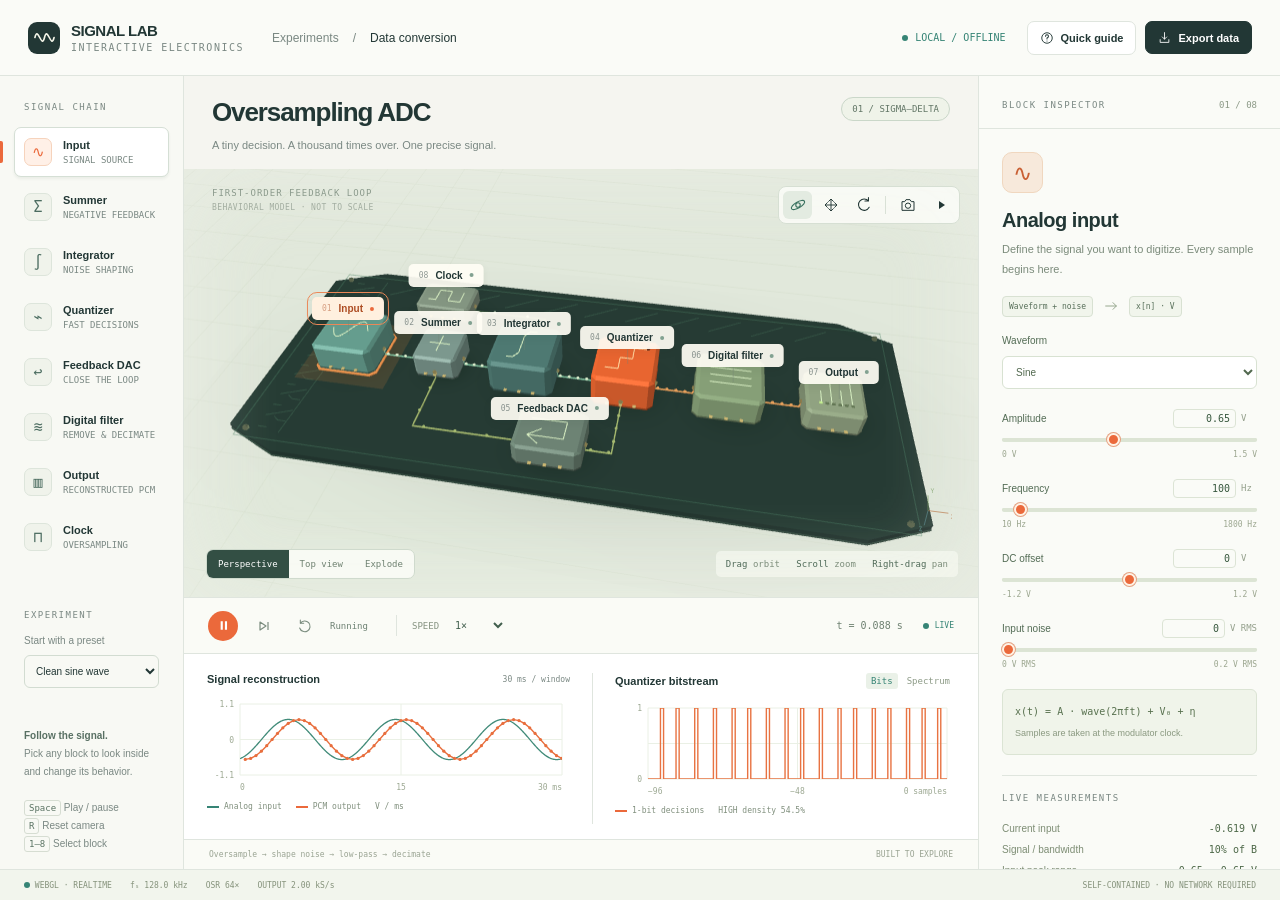
<file: demos/oversampling-adc/index.html>
<!DOCTYPE html>
<html lang="en">
<head>
<meta charset="utf-8">
<meta name="viewport" content="width=device-width,initial-scale=1">
<meta name="theme-color" content="#f3f4ef">
<meta name="description" content="An offline, interactive WebGL laboratory for a first-order oversampling sigma-delta ADC.">
<title>Oversampling ADC · Signal Lab</title>
<style>
:root{--paper:#f5f5f0;--surface:#fff;--ink:#223735;--muted:#7a8883;--rule:#dfe5de;--accent:#eb693b;--green:#368475;--cyan:#4e9db3;--mono:ui-monospace,SFMono-Regular,Consolas,monospace;--sans:Inter,"Segoe UI",Arial,sans-serif}
*{box-sizing:border-box}body{margin:0;background:var(--paper);color:var(--ink);font-family:var(--sans);font-size:13px}button,input,select{font:inherit}button{cursor:pointer}button:disabled{cursor:default;opacity:.4}button,select,input{outline-offset:4px}button:focus-visible,select:focus-visible,input:focus-visible{outline:2px solid var(--accent)}button{color:inherit}svg{flex-shrink:0}button svg{pointer-events:none}a{color:var(--green)}
header{height:76px;display:flex;align-items:center;padding:0 28px;border-bottom:1px solid var(--rule);gap:28px;background:#fafbf7}.brand{display:flex;align-items:center;gap:11px;min-width:178px;font-size:15px;font-weight:750;letter-spacing:-.5px}.brand-mark{width:32px;height:32px;background:var(--ink);border-radius:9px;display:grid;place-items:center;color:#f4f5e9}.brand small{font-family:var(--mono);font-size:10px;letter-spacing:1.5px;font-weight:400;color:var(--muted);display:block;margin-top:3px}.breadcrumb{font-size:12px;color:var(--muted);display:flex;gap:14px;align-items:center}.breadcrumb strong{color:var(--ink);font-weight:500}.header-actions{margin-left:auto;display:flex;gap:9px;align-items:center}.offline{display:flex;align-items:center;gap:7px;color:var(--green);font:10px var(--mono);margin-right:12px}.dot{height:6px;width:6px;border-radius:50%;background:var(--green);display:inline-block}.button{border:1px solid var(--rule);border-radius:7px;background:#fff;padding:9px 12px;display:inline-flex;align-items:center;gap:7px;font-size:11px;font-weight:600;white-space:nowrap}.button:hover{background:#f0f2ed;border-color:#bdc9bf}.button.primary{background:var(--ink);border-color:var(--ink);color:#fff}.button.primary:hover{background:#38534e}.button.active{background:#e8efea;border-color:#a8beb2;color:#2b685b}.icon-button{display:grid;place-items:center;background:transparent;border:1px solid var(--rule);border-radius:6px;width:31px;height:30px}.icon-button:hover{background:#e7ece5}.app{display:grid;grid-template-columns:184px minmax(380px,1fr) 302px;min-height:calc(100vh - 76px)}
.sidebar{padding:26px 14px 20px;border-right:1px solid var(--rule);display:flex;flex-direction:column;gap:24px;background:#f8f9f4}.eyebrow{font:9px var(--mono);letter-spacing:1.5px;text-transform:uppercase;color:var(--muted);margin:0 0 15px}.sidebar .eyebrow{padding-left:10px}.block-list{display:flex;flex-direction:column;gap:5px}.block-nav{display:flex;align-items:center;width:100%;gap:11px;text-align:left;padding:10px 9px;border:1px solid transparent;border-radius:7px;background:transparent;position:relative}.block-nav:hover{background:#eef1ea}.block-nav.selected{background:#fff;border-color:#d5dfd5;box-shadow:0 2px 3px #253d3010}.block-nav.selected:before{content:"";position:absolute;left:-15px;top:13px;bottom:13px;width:3px;background:var(--accent);border-radius:0 2px 2px 0}.block-icon{width:28px;height:28px;display:grid;place-items:center;border-radius:7px;border:1px solid #dde5db;color:#4b6c60;background:#f0f3eb;font:15px var(--mono)}.block-nav.selected .block-icon{background:#fff0e7;color:var(--accent);border-color:#f6d3bc}.block-nav strong{font-size:11px;font-weight:600;display:block}.block-nav small{display:block;color:var(--muted);font:9px var(--mono);margin-top:4px}.section-line{height:1px;background:var(--rule);margin:0 10px}.preset{padding:0 10px}.preset label{display:block;font-size:10px;color:var(--muted);margin-bottom:9px}.preset select{width:100%;padding:9px 7px;background:transparent;border:1px solid #d2dcd1;border-radius:6px;font-size:10px;color:var(--ink)}.side-note{margin-top:auto;padding:15px 10px 0;color:var(--muted);font-size:10px;line-height:1.8}.side-note strong{font-weight:600;color:#587063}.side-note .mini-key{font:9px var(--mono);border:1px solid #d6ddd2;padding:2px 4px;border-radius:3px;color:#597262}.workspace{min-width:0;display:flex;flex-direction:column}.scene-top{display:flex;justify-content:space-between;align-items:start;padding:27px 28px 10px;gap:15px}.scene-top h1{font-size:26px;letter-spacing:-1.1px;margin:0 0 9px;font-weight:600}.subtitle{font-size:11px;color:var(--muted);margin:0;line-height:1.5}.tag{border:1px solid #cad7c9;border-radius:20px;padding:6px 10px;color:#627666;white-space:nowrap;font:9px var(--mono);background:#eff3e9}.scene-wrap{position:relative;flex:1;min-height:390px;overflow:hidden;background:#edf0e8;isolation:isolate;user-select:none;touch-action:none}.scene-wrap canvas{width:100%;height:100%;display:block;position:absolute;inset:0;touch-action:none}.scene-wrap.orbit{cursor:grab}.scene-wrap.drag{cursor:move}.scene-wrap.rotating{cursor:ew-resize}.scene-wrap.grabbing{cursor:grabbing}.scene-vignette{position:absolute;inset:0;pointer-events:none;box-shadow:inset 0 0 80px 15px #f5f5f063}.scene-caption{position:absolute;top:19px;left:28px;z-index:2;pointer-events:none;font:9px var(--mono);color:#8b9a8c;letter-spacing:1px}.scene-caption span{display:block;color:#a2ada0;margin-top:5px;font-size:8px;letter-spacing:.4px}.scene-tools{position:absolute;top:17px;right:18px;z-index:4;display:flex;gap:4px;background:#fafbf7e8;border:1px solid #d6dfd3;border-radius:8px;padding:4px}.scene-tools .icon-button{border:0;width:29px;height:28px}.scene-tools .icon-button.active{background:#e3ebe1;color:#39715f}.tool-divider{width:1px;background:#d9e1d6;margin:5px 3px}.scene-label{position:absolute;pointer-events:auto;z-index:3;transform:translate(-50%,-100%);border:0;background:#fffdf5ed;box-shadow:0 3px 10px #142d1e0e;padding:6px 10px;border-radius:5px;white-space:nowrap;display:flex;align-items:center;gap:7px;font-size:10px;font-weight:600;transition:background .15s,color .15s}.scene-label:after{content:"";position:absolute;top:100%;height:var(--stem,15px);width:1px;background:#7184765c;left:50%}.scene-label.selected{color:#ad4c22;background:#fff0df;outline:1px solid #eb8757}.scene-label .num{font:8px var(--mono);opacity:.5}.scene-label .port{height:4px;width:4px;border-radius:50%;background:#82a291}.scene-label.selected .port{background:var(--accent)}#labels{position:absolute;inset:0;pointer-events:none;z-index:2}.scene-bottom{position:absolute;bottom:18px;left:22px;right:20px;display:flex;align-items:center;justify-content:space-between;z-index:4;gap:10px}.view-tabs{display:flex;border:1px solid #cfdacd;background:#fafbf6eb;border-radius:7px;overflow:hidden}.view-tabs button{font:9px var(--mono);border:0;background:transparent;padding:9px 11px;color:#6e8171}.view-tabs button.active{background:#334f44;color:#fff}.view-tabs button:hover:not(.active){background:#e8eee3}.gesture-hint{font:9px var(--mono);color:#7c8d7a;background:#f6f8f0b8;border-radius:5px;padding:8px 10px}.gesture-hint b{font-weight:500;color:#4e6957}.orientation{position:absolute;right:26px;bottom:64px;pointer-events:none;width:48px;height:48px;opacity:.7}.scene-fallback{position:absolute;inset:70px 30px;display:none;background:#fffdf2;border:1px solid #d2dccc;border-radius:8px;padding:24px;z-index:5;overflow:auto;line-height:1.8}.scene-fallback.visible{display:block}
.transport{display:flex;align-items:center;border-top:1px solid var(--rule);border-bottom:1px solid var(--rule);height:57px;gap:10px;padding:0 24px;background:#fafbf6}.play{width:30px;height:30px;background:var(--accent);color:#fff;border:0;border-radius:50%;display:grid;place-items:center}.play:hover{background:#d9562c}.transport .icon-button{border:0;color:#7a8c7e}.transport-state{font:9px var(--mono);color:#6d8173;min-width:50px}.transport .speed{margin-left:6px;padding-left:15px;border-left:1px solid var(--rule);display:flex;align-items:center;gap:8px;font:9px var(--mono);color:#859280}.transport .speed select{border:0;color:#425f4e;background:transparent;font:10px var(--mono);padding:4px}.time-label{margin-left:auto;font:10px var(--mono);color:#6e8171}.live-badge{display:flex;align-items:center;gap:6px;font:8px var(--mono);color:var(--green);margin-left:10px}.charts{display:grid;grid-template-columns:1fr 1fr;min-height:213px;background:#fff;padding:19px 23px 15px;gap:22px}.chart-box{min-width:0;position:relative}.chart-box+ .chart-box{border-left:1px solid var(--rule);padding-left:22px}.chart-heading{display:flex;align-items:center;justify-content:space-between;margin-bottom:10px;gap:6px}.chart-heading h2{margin:0;font-size:11px;font-weight:600}.chart-heading small{font:8px var(--mono);color:var(--muted)}.plot{width:100%;height:117px;display:block}.plot-legend{display:flex;gap:14px;align-items:center;font:8px var(--mono);color:#81907e;margin-top:7px;flex-wrap:wrap}.legend-dash{width:12px;height:2px;display:inline-block;background:var(--green);vertical-align:middle;margin-right:5px}.legend-dash.orange{background:var(--accent)}.legend-dash.gray{background:#bdc8b8}.chart-tabs{display:flex;gap:4px}.chart-tabs button{border:0;background:transparent;color:#8d9b87;font:9px var(--mono);padding:3px 5px}.chart-tabs button.active{color:var(--green);background:#eaf1e8;border-radius:3px}.footer-strip{padding:10px 25px;border-top:1px solid var(--rule);font:8px var(--mono);color:#9aa493;display:flex;gap:20px;justify-content:space-between;background:#fafbf6}
.inspector{background:#fafbf7;border-left:1px solid var(--rule);display:flex;flex-direction:column;min-width:0}.inspector-top{padding:24px 23px 18px;border-bottom:1px solid var(--rule);display:flex;align-items:center;justify-content:space-between}.inspector-top .eyebrow{margin:0}.inspector-top .index{font:9px var(--mono);color:#8b9986}.inspector-title{padding:23px 23px 18px}.big-icon{height:41px;width:41px;display:grid;place-items:center;border-radius:10px;background:#f7e9db;border:1px solid #f0d7bf;color:#c96034;font:23px var(--mono);margin-bottom:16px}.inspector-title h2{font-size:20px;letter-spacing:-.5px;margin:0 0 8px;font-weight:600}.inspector-title p{font-size:11px;line-height:1.8;color:#7b8b7b;margin:0}.io-row{display:flex;align-items:center;gap:10px;margin-top:16px;font:8px var(--mono);color:#7e907d}.io-pill{border:1px solid #d8e1d2;border-radius:4px;padding:5px 6px;background:#f1f5ec;color:#58705a}.io-row svg{color:#97a88f}.controls{padding:0 23px}.control{margin:0 0 20px}.control-head{display:flex;align-items:center;justify-content:space-between;gap:8px;margin-bottom:10px}.control label{font-size:10px;font-weight:500;color:#536c55}.control-readout{display:flex;align-items:center;gap:5px;font:10px var(--mono);color:#38583f}.number-input{width:63px;text-align:right;background:transparent;border:1px solid #dce4d5;border-radius:4px;color:#38583f;font:10px var(--mono);padding:3px 5px;appearance:textfield}.number-input::-webkit-inner-spin-button{appearance:none}.control-readout .unit{font-size:9px;color:#95a18d;min-width:16px}.control input[type=range]{width:100%;height:4px;display:block;margin:0;accent-color:var(--accent);cursor:pointer;background:#dce5d5}.control-limits{display:flex;justify-content:space-between;font:8px var(--mono);color:#9ba68f;margin-top:8px}.control select{width:100%;background:#fff;border:1px solid #d8e2d2;border-radius:6px;padding:9px;color:#52694f;font-size:10px}.switch-row{display:flex;align-items:center;justify-content:space-between;padding:3px 0 10px}.switch-row label{font-size:10px;color:#536c55;cursor:pointer;line-height:1.6}.switch{appearance:none;width:28px;height:16px;border-radius:10px;background:#cbd7c3;cursor:pointer;position:relative;flex-shrink:0}.switch:checked{background:#567d60}.switch:before{content:"";position:absolute;left:3px;top:3px;height:10px;width:10px;background:#fff;border-radius:50%;transition:transform .18s}.switch:checked:before{transform:translateX(12px)}.equation{margin:0 23px 20px;padding:13px 12px;border:1px solid #dbe4d4;border-radius:6px;background:#f0f4ea;font:10px var(--mono);line-height:1.8;color:#58714f}.equation small{display:block;font:9px var(--sans);color:#8a9980;margin-top:5px;line-height:1.7}.readouts{margin:0 23px 20px;padding-top:17px;border-top:1px solid var(--rule)}.readout{display:flex;justify-content:space-between;padding:5px 0;font-size:10px;color:#7d8d74;gap:10px}.readout strong{font:10px var(--mono);color:#4d6848;text-align:right}.readout strong.warning{color:#c06032}.inspector-bottom{margin-top:auto;padding:18px 23px 23px}.inspector-bottom .button{width:100%;justify-content:center;font-size:10px;background:transparent}.inspector-bottom p{font-size:9px;line-height:1.7;color:#96a18b;margin-bottom:0}.statusbar{height:31px;border-top:1px solid var(--rule);display:flex;align-items:center;padding:0 24px;gap:18px;background:#f2f5ed;color:#85927b;font:8px var(--mono)}.statusbar span:last-child{margin-left:auto}.help-overlay{position:fixed;inset:0;background:#162b2399;z-index:30;display:grid;place-items:center;padding:24px;backdrop-filter:blur(4px)}.help-overlay[hidden]{display:none}.help-card{width:min(650px,100%);max-height:88vh;overflow:auto;background:#fbfcf7;border-radius:13px;padding:30px;box-shadow:0 25px 70px #14241c30}.help-card h2{font-size:25px;margin:0 0 10px;letter-spacing:-.7px}.help-card p{font-size:12px;line-height:1.8;color:#74846d}.help-card h3{font-size:12px;margin:22px 0 8px}.help-card ul{padding-left:18px;font-size:12px;line-height:1.9;color:#74846d}.help-card code{font:10px var(--mono);background:#eaf0e3;border-radius:3px;padding:2px 5px;color:#42623e}.help-header{display:flex;justify-content:space-between;align-items:center}.toast{position:fixed;left:50%;bottom:40px;transform:translate(-50%,15px);opacity:0;background:#284b38;color:white;font:11px var(--sans);padding:12px 18px;border-radius:7px;z-index:40;pointer-events:none;transition:.2s}.toast.visible{opacity:1;transform:translate(-50%,0)}
@media(min-width:1600px){.app{grid-template-columns:200px minmax(500px,1fr) 320px}.scene-wrap{min-height:460px}.charts{min-height:235px}.plot{height:135px}}
@media(max-width:1150px){.app{grid-template-columns:64px minmax(350px,1fr) 276px}.sidebar{padding:24px 10px}.sidebar .eyebrow,.block-nav .block-name,.preset,.side-note,.section-line{display:none}.block-nav{padding:7px;justify-content:center}.block-nav.selected:before{left:-10px}.brand{min-width:130px}.breadcrumb{display:none}.scene-top{padding-left:21px}.scene-top h1{font-size:23px}.scene-top .tag{display:none}.gesture-hint{font-size:8px}.charts{gap:15px;padding-left:18px;padding-right:18px}.chart-box+.chart-box{padding-left:15px}}
@media(max-width:800px){header{height:66px;padding:0 16px;gap:8px}.header-actions{gap:6px}.offline{display:none}.header-actions .button{padding:8px;font-size:10px}.app{grid-template-columns:55px minmax(0,1fr);min-height:calc(100vh - 66px)}.sidebar{grid-column:1;grid-row:1/3}.workspace{grid-column:2;grid-row:1}.inspector{grid-column:2;grid-row:2;border-top:1px solid var(--rule);border-left:0;display:grid;grid-template-columns:1fr 1fr}.inspector-top{grid-column:1/-1;padding:16px 20px}.inspector-title{padding:20px}.controls{padding:22px 20px 0}.equation{grid-column:1;margin:0 20px 20px}.readouts{grid-column:2;margin:0 20px 20px}.inspector-bottom{grid-column:1/-1;padding:0 20px 20px}.scene-wrap{height:430px;flex:none;min-height:330px}.scene-top{padding:22px 18px 15px}.scene-top h1{font-size:24px}.subtitle{font-size:10px}.gesture-hint{display:none}.footer-strip span:last-child{display:none}.statusbar{height:auto;min-height:30px;padding:9px 15px;gap:12px;flex-wrap:wrap}.scene-tools{right:12px}.scene-caption{left:18px}.scene-label{font-size:9px;padding:5px 7px}.scene-label .num{display:none}.charts{min-height:205px}.time-label{display:none}.transport{padding:0 16px}.statusbar span:last-child{margin-left:0}}
@media(max-width:500px){.brand{min-width:110px;font-size:12px;gap:8px}.brand small{font-size:8px}.brand-mark{width:27px;height:27px}.header-actions .button span{display:none}.scene-top h1{font-size:21px}.scene-wrap{height:350px}.charts{grid-template-columns:1fr;padding:18px;gap:20px}.chart-box+.chart-box{border-left:0;padding-left:0;border-top:1px solid var(--rule);padding-top:17px}.plot{height:120px}.inspector{grid-template-columns:1fr}.inspector-top,.inspector-title,.controls,.equation,.readouts,.inspector-bottom{grid-column:1}.inspector-title{padding-bottom:22px}.controls{padding-top:0}.scene-label{font-size:8px;padding:4px 5px}.scene-label .port{display:none}.scene-tools .icon-button{width:26px}.scene-tools{gap:0}.scene-caption{top:64px}.live-badge{margin-left:auto}.transport .speed{padding-left:8px;gap:4px}.footer-strip{padding:9px 18px}}
input[type=range]{appearance:none;border-radius:3px}input[type=range]::-webkit-slider-runnable-track{height:3px;border-radius:3px;background:#dce4d4}input[type=range]::-webkit-slider-thumb{appearance:none;width:13px;height:13px;margin-top:-5px;border:2px solid #fff2e5;border-radius:50%;background:var(--accent);box-shadow:0 0 0 1px #e4a181}input[type=range]::-moz-range-track{height:3px;border-radius:3px;background:#dce4d4}input[type=range]::-moz-range-thumb{width:10px;height:10px;border:2px solid #fff2e5;border-radius:50%;background:var(--accent)}
@media(min-width:801px){body{overflow:hidden}.app{height:calc(100vh - 107px);min-height:0}.sidebar{overflow-y:auto;min-height:0}.inspector{overflow-y:auto;min-height:0}.workspace{min-height:0;overflow:hidden}.scene-top,.transport,.charts,.footer-strip{flex-shrink:0}.scene-top{padding-top:21px;padding-bottom:15px}.scene-wrap{min-height:180px}.charts{height:185px;min-height:185px}.plot{height:100px}.inspector-title,.controls,.equation,.readouts,.inspector-bottom,.inspector-top{flex-shrink:0}}
@media(min-width:801px) and (max-height:850px){.scene-label{font-size:9px;padding:5px 7px;gap:4px}.scene-label .num{display:none}}
@media(min-width:801px) and (max-height:650px){body{overflow:auto}.app{height:auto;min-height:680px}.scene-wrap{min-height:300px}.inspector{overflow:visible}}
@media(max-width:500px){.transport{gap:5px;padding:0 12px}.transport-state{display:none}.transport .speed{margin-left:0;padding-left:7px}.live-badge{font-size:7px}.scene-label{gap:3px}}
@media(prefers-reduced-motion:reduce){*{scroll-behavior:auto!important;transition:none!important;animation:none!important}}
</style>
</head>
<body>
<svg xmlns="http://www.w3.org/2000/svg" style="position:absolute;width:0;height:0;overflow:hidden" aria-hidden="true"><defs>
<symbol id="i-wave" viewBox="0 0 24 24"><path d="M2 12c3.3-13.3 6.7 13.3 10 0s6.7 13.3 10 0" fill="none" stroke="currentColor" stroke-width="1.7" stroke-linecap="round"/></symbol>
<symbol id="i-play" viewBox="0 0 24 24"><path d="m9 6 9 6-9 6z" fill="currentColor"/></symbol>
<symbol id="i-pause" viewBox="0 0 24 24"><path d="M8 6h3v12H8zm6 0h3v12h-3z" fill="currentColor"/></symbol>
<symbol id="i-reset" viewBox="0 0 24 24"><path d="M5 8a8 8 0 1 1-1 7M5 3v5h5" fill="none" stroke="currentColor" stroke-width="1.6" stroke-linecap="round" stroke-linejoin="round"/></symbol>
<symbol id="i-step" viewBox="0 0 24 24"><path d="m6 6 9 6-9 6zM18 6v12" fill="none" stroke="currentColor" stroke-width="1.8" stroke-linejoin="round"/></symbol>
<symbol id="i-orbit" viewBox="0 0 24 24"><ellipse cx="12" cy="12" rx="10" ry="4" transform="rotate(-30 12 12)" fill="none" stroke="currentColor" stroke-width="1.5"/><circle cx="12" cy="12" r="3" fill="none" stroke="currentColor" stroke-width="1.5"/></symbol>
<symbol id="i-move" viewBox="0 0 24 24"><path d="M12 3v18M3 12h18M8 7l4-4 4 4M8 17l4 4 4-4M7 8l-4 4 4 4M17 8l4 4-4 4" fill="none" stroke="currentColor" stroke-width="1.4" stroke-linejoin="round"/></symbol>
<symbol id="i-rotate" viewBox="0 0 24 24"><path d="M19 7a8 8 0 1 0 1 9M19 2v5h-5" fill="none" stroke="currentColor" stroke-width="1.5" stroke-linecap="round"/></symbol>
<symbol id="i-camera" viewBox="0 0 24 24"><path d="M3 7h4l2-3h6l2 3h4v13H3z" fill="none" stroke="currentColor" stroke-width="1.5" stroke-linejoin="round"/><circle cx="12" cy="13" r="4" fill="none" stroke="currentColor" stroke-width="1.5"/></symbol>
<symbol id="i-help" viewBox="0 0 24 24"><circle cx="12" cy="12" r="9" fill="none" stroke="currentColor" stroke-width="1.6"/><path d="M9.5 9a2.5 2.5 0 1 1 3 2.5c-.5.3-.5 1.5-.5 2M12 17h.01" fill="none" stroke="currentColor" stroke-width="1.8" stroke-linecap="round"/></symbol>
<symbol id="i-download" viewBox="0 0 24 24"><path d="M12 3v12m-4-4 4 4 4-4M4 16v5h16v-5" fill="none" stroke="currentColor" stroke-width="1.6" stroke-linecap="round" stroke-linejoin="round"/></symbol>
<symbol id="i-arrow" viewBox="0 0 24 24"><path d="M4 12h16m-5-5 5 5-5 5" fill="none" stroke="currentColor" stroke-width="1.5" stroke-linecap="round" stroke-linejoin="round"/></symbol>
<symbol id="i-close" viewBox="0 0 24 24"><path d="m6 6 12 12M18 6 6 18" fill="none" stroke="currentColor" stroke-width="1.6" stroke-linecap="round"/></symbol>
</defs></svg>
<header>
 <div class="brand"><div class="brand-mark"><svg width="23" height="23"><use href="#i-wave"/></svg></div><div>SIGNAL LAB<small>INTERACTIVE ELECTRONICS</small></div></div>
 <div class="breadcrumb">Experiments <span>/</span> <strong>Data conversion</strong></div>
 <div class="header-actions"><div class="offline"><i class="dot"></i> LOCAL / OFFLINE</div><button class="button" id="help-button"><svg width="14" height="14"><use href="#i-help"/></svg><span>Quick guide</span></button><button class="button primary" id="export-button"><svg width="13" height="13"><use href="#i-download"/></svg><span>Export data</span></button></div>
</header>
<main class="app">
 <aside class="sidebar" aria-label="ADC block explorer"><div><p class="eyebrow">Signal chain</p><nav class="block-list" id="block-list" aria-label="Select a block"></nav></div><div class="section-line"></div><div class="preset"><p class="eyebrow" style="padding:0">Experiment</p><label for="preset-select">Start with a preset</label><select id="preset-select"><option value="clean">Clean sine wave</option><option value="dc">DC → pulse density</option><option value="noise">Noisy input</option><option value="overload">Loop overload</option></select></div><div class="side-note"><strong>Follow the signal.</strong><br>Pick any block to look inside and change its behavior.<br><br><span class="mini-key">Space</span> Play / pause<br><span class="mini-key">R</span> Reset camera<br><span class="mini-key">1–8</span> Select block</div></aside>
 <section class="workspace" aria-label="ADC interactive laboratory">
  <div class="scene-top"><div><h1>Oversampling ADC</h1><p class="subtitle">A tiny decision. A thousand times over. One precise signal.</p></div><div class="tag">01 / SIGMA–DELTA</div></div>
  <div class="scene-wrap orbit" id="scene-wrap" aria-label="Interactive 3D ADC. Drag to orbit, scroll to zoom. Select Move or Rotate to manipulate a block.">
   <canvas id="gl" aria-label="WebGL model of the ADC signal chain"></canvas><div class="scene-vignette"></div><div class="scene-caption">FIRST-ORDER FEEDBACK LOOP<span>BEHAVIORAL MODEL · NOT TO SCALE</span></div>
   <div class="scene-tools" role="toolbar" aria-label="Camera and object controls"><button class="icon-button active" id="mode-orbit" title="Orbit camera (O)" aria-label="Orbit camera" aria-pressed="true"><svg width="18" height="18"><use href="#i-orbit"/></svg></button><button class="icon-button" id="mode-drag" title="Move selected block (G)" aria-label="Move blocks" aria-pressed="false"><svg width="16" height="16"><use href="#i-move"/></svg></button><button class="icon-button" id="mode-rotate" title="Rotate selected block (T)" aria-label="Rotate blocks" aria-pressed="false"><svg width="17" height="17"><use href="#i-rotate"/></svg></button><div class="tool-divider"></div><button class="icon-button" id="reset-camera" title="Reset camera (R)" aria-label="Reset camera"><svg width="16" height="16"><use href="#i-camera"/></svg></button><button class="icon-button" id="auto-orbit" title="Auto orbit" aria-label="Auto orbit" aria-pressed="false"><svg width="16" height="16"><use href="#i-play"/></svg></button></div>
   <div id="labels"></div><svg class="orientation" id="orientation" viewBox="0 0 60 60" aria-hidden="true"></svg>
   <div class="scene-bottom"><div class="view-tabs" aria-label="Camera views"><button class="active" id="view-iso">Perspective</button><button id="view-top">Top view</button><button id="explode" aria-pressed="false">Explode</button></div><div class="gesture-hint" id="gesture-hint"><b>Drag</b> orbit &nbsp; <b>Scroll</b> zoom &nbsp; <b>Right-drag</b> pan</div></div>
   <div class="scene-fallback" id="fallback" role="status"><h2>WebGL is unavailable</h2><p>Your browser needs hardware acceleration to draw the 3D model. All block controls, the simulation, plots, and CSV export still work. Select blocks in the left rail.</p><p>Signal → Σ → Integrator → Quantizer → Digital filter → Output<br>Quantizer → Feedback DAC → Σ</p></div>
  </div>
  <div class="transport"><button class="play" id="play" aria-label="Pause simulation" title="Play / pause (Space)"><svg width="17" height="17"><use href="#i-pause"/></svg></button><button class="icon-button" id="step" aria-label="Step one sample" title="Pause and advance one sample"><svg width="16" height="16"><use href="#i-step"/></svg></button><button class="icon-button" id="reset-sim" aria-label="Reset simulation" title="Reset time and simulation history"><svg width="16" height="16"><use href="#i-reset"/></svg></button><span class="transport-state" id="run-state">Running</span><div class="speed"><label for="speed">SPEED</label><select id="speed"><option value="0.25">0.25×</option><option value="0.5">0.5×</option><option value="1" selected>1×</option><option value="2">2×</option><option value="4">4×</option></select></div><div class="time-label" id="sim-time">t = 0.000 s</div><div class="live-badge"><i class="dot" id="live-dot"></i><span id="live-text">LIVE</span></div></div>
  <div class="charts"><div class="chart-box"><div class="chart-heading"><h2>Signal reconstruction</h2><small id="time-window">20 ms / window</small></div><canvas class="plot" id="wave-plot" role="img" aria-label="Waveform plot: analog input and reconstructed ADC output, volts versus milliseconds"></canvas><div class="plot-legend"><span><i class="legend-dash"></i>Analog input</span><span><i class="legend-dash orange"></i>PCM output</span><span id="wave-axis">V / ms</span></div></div><div class="chart-box"><div class="chart-heading"><h2 id="detail-title">Quantizer bitstream</h2><div class="chart-tabs"><button id="tab-bits" class="active">Bits</button><button id="tab-spectrum">Spectrum</button></div></div><canvas class="plot" id="detail-plot" role="img" aria-label="Bitstream plot: quantizer code versus sample number"></canvas><div class="plot-legend" id="detail-legend"><span><i class="legend-dash orange"></i>1-bit decisions</span><span id="density-readout">Density —</span></div></div></div>
  <div class="footer-strip"><span>Oversample → shape noise → low-pass → decimate</span><span>BUILT TO EXPLORE</span></div>
 </section>
 <aside class="inspector" aria-label="Selected block controls"><div class="inspector-top"><p class="eyebrow">Block inspector</p><span class="index" id="block-index">01 / 08</span></div><div class="inspector-title"><div class="big-icon" id="big-icon">∿</div><h2 id="block-title">Analog input</h2><p id="block-description"></p><div class="io-row"><span class="io-pill" id="input-pill"></span><svg width="16" height="16"><use href="#i-arrow"/></svg><span class="io-pill" id="output-pill"></span></div></div><div class="controls" id="controls"></div><div class="equation" id="equation"></div><div class="readouts" id="readouts"></div><div class="inspector-bottom"><button class="button" id="reset-block"><svg width="12" height="12"><use href="#i-reset"/></svg>Reset this block</button><p id="block-footnote"></p></div></aside>
</main>
<footer class="statusbar"><span><i class="dot"></i> <span id="renderer-status">WEBGL</span></span><span id="status-fs">fₛ 128.0 kHz</span><span id="status-osr">OSR 64×</span><span id="status-out">OUTPUT 2.00 kS/s</span><span>SELF-CONTAINED · NO NETWORK REQUIRED</span></footer>
<div class="help-overlay" id="help" hidden><section class="help-card" role="dialog" aria-modal="true" aria-labelledby="help-title"><div class="help-header"><p class="eyebrow">FIELD NOTES / 01</p><button class="icon-button" id="close-help" aria-label="Close quick guide"><svg width="15" height="15"><use href="#i-close"/></svg></button></div><h2 id="help-title">Precision from repetition.</h2><p>The analog input is compared with the previous DAC output. An integrator accumulates the difference, and a quantizer makes a fast, coarse decision. Negative feedback shapes quantization error toward higher frequencies. A digital low-pass filter removes out-of-band content before samples are discarded.</p><h3>Explore the board</h3><ul><li>Click a 3D block, its label, or a block in the rail to open its controls.</li><li>Drag empty space to orbit. Scroll or pinch to zoom. Right-drag or Shift-drag to pan.</li><li>Choose <strong>Move</strong> and drag a block on the board. Choose <strong>Rotate</strong> and drag it to turn. Connections follow.</li><li>Double-click a block to focus the camera. <code>R</code> resets the camera. <code>O</code>, <code>G</code>, <code>T</code> change manipulation modes.</li><li><code>Space</code> pauses. Step advances exactly one ADC clock tick. Export saves the current waveform capture as CSV.</li></ul><h3>What is being simulated?</h3><p>This is a discrete-time, first-order behavioral loop: <code>e[n] = x[n] − d[n−1]</code>, <code>s[n] = λs[n−1] + k·e[n]</code>, <code>y[n] = Q(s[n])</code>. The feedback DAC maps codes to ±Vref. The digital filter is a causal, normalized windowed-sinc FIR, followed by decimation. Switch to a moving average to compare its weaker stopband rejection.</p><p><strong>OSR = fₛ / (2B)</strong> for the configured signal bandwidth B. Decimation factor M is independently adjustable; output rate is fₛ/M. Signal parameters are expressed in volts and hertz. Plots show actual computed samples. The spectrum uses a Hann-windowed, 4096-point FFT, normalized to Vref peak (dBFS); it is a visualization, not a precision SNR measurement.</p><h3>Try this</h3><p>Select <strong>DC → pulse density</strong>, then move the input offset. With a symmetric ideal 1-bit DAC, the fraction of high bits approaches (Vin/Vref + 1)/2. Try <strong>Loop overload</strong> to see what happens when input range exceeds the feedback range.</p><p>At 1× speed, 0.05 seconds of simulated time pass per real second. Animation packets indicate direction; their speed and count do not represent physical signal propagation or every sample. Filter delay is visible in the output. The FIR uses a practical finite number of taps, so attenuation is finite. Changing parameters restarts the simulation capture.</p><p>Architecture reference: <a href="https://www.analog.com/media/en/training-seminars/tutorials/MT-022.pdf" target="_blank" rel="noopener">Analog Devices, MT-022: Sigma-Delta ADC Basics</a>. All simulation and rendering code is embedded in this file. No external libraries or assets are loaded.</p></section></div>
<div class="toast" id="toast" role="status" aria-live="polite"></div>
<noscript><p style="padding:30px">Enable JavaScript to run the ADC simulation and interactive WebGL scene.</p></noscript>
<script>
'use strict';
// Signal Lab: self-contained WebGL renderer + discrete-time sigma-delta model.
// No imports, network access, build step, or external dependencies.
(() => {
const $=id=>document.getElementById(id),TAU=Math.PI*2,clamp=(x,a,b)=>Math.min(b,Math.max(a,x));
const icon=(name,size=16)=>`<svg width="${size}" height="${size}" aria-hidden="true"><use href="#i-${name}"/></svg>`;
const defaults={wave:'sine',amplitude:.65,frequency:100,offset:0,inputNoise:0,bandwidth:1000,osr:64,sumGain:1,sumOffset:0,intGain:1,leak:1,intLimit:4,bits:1,threshold:0,dither:0,vref:1,dacGain:1,dacOffset:0,feedback:true,filter:'fir',taps:255,cutoff:800,decimation:64,outputGain:1,outputBits:16,speed:1};
const p={...defaults};
const blocks=[
 {id:'input',title:'Analog input',short:'Input',sub:'SIGNAL SOURCE',glyph:'∿',x:-8.35,z:0,w:2.15,d:2.2,h:1.03,color:[.40,.62,.56],input:'Waveform + noise',output:'x[n] · V',description:'Define the signal you want to digitize. Every sample begins here.',equation:'x(t) = A · wave(2πft) + V₀ + η',note:'Input amplitude is peak voltage. Noise is Gaussian RMS, generated with a repeatable seed.',controls:[['select','wave','Waveform',[['sine','Sine'],['triangle','Triangle'],['square','Square'],['dc','DC level']]],['range','amplitude','Amplitude',0,1.5,.01,'V'],['range','frequency','Frequency',10,1800,10,'Hz'],['range','offset','DC offset',-1.2,1.2,.01,'V'],['range','inputNoise','Input noise',0,.2,.001,'V RMS']]},
 {id:'sum',title:'Summing junction',short:'Summer',sub:'NEGATIVE FEEDBACK',glyph:'Σ',x:-5.05,z:0,w:1.55,d:1.65,h:.88,color:[.49,.60,.56],input:'x[n], d[n−1]',output:'e[n] · V',description:'Subtract the last DAC value from the input. The difference drives the loop.',equation:'e[n] = g · (x[n] − d[n−1]) + Vₑ',note:'Feedback is delayed by one modulator sample. Positive sum offset is added before integration.',controls:[['range','sumGain','Error gain',.1,1.5,.01,'×'],['range','sumOffset','Input offset',-.2,.2,.001,'V'],['toggle','feedback','Close feedback loop']]},
 {id:'integrator',title:'Integrator',short:'Integrator',sub:'NOISE SHAPING',glyph:'∫',x:-1.95,z:0,w:2.2,d:2.2,h:1.3,color:[.31,.48,.45],input:'e[n] · V',output:'s[n] · V',description:'Accumulate the error over time. This memory is what gives the loop its noise-shaping behavior.',equation:'s[n] = λs[n−1] + k · e[n]',note:'State clips at ± the selected limit. Leakage λ < 1 reduces low-frequency loop gain.',controls:[['range','intGain','Integration gain k',.1,1.5,.01,'×'],['range','leak','Memory λ',.90,1,.001,''],['range','intLimit','State limit',1,10,.1,'V']]},
 {id:'quantizer',title:'Quantizer',short:'Quantizer',sub:'FAST DECISIONS',glyph:'⌁',x:1.55,z:0,w:2.1,d:2.2,h:1.24,color:[.92,.40,.19],input:'s[n] · V',output:'y[n] · code',description:'Turn the integrator state into a digital decision. A coarse quantizer can still resolve a fine average.',equation:'y[n] = Q(s[n] + ηd − Vth)',note:'The ideal quantizer has 2ᴺ uniformly spaced levels including both endpoints, with saturation at ±Vref.',controls:[['range','bits','Quantizer resolution',1,4,1,'bits'],['range','threshold','Threshold offset',-.3,.3,.005,'V'],['range','dither','Dither RMS',0,.15,.001,'V']]},
 {id:'dac',title:'Feedback DAC',short:'Feedback DAC',sub:'CLOSE THE LOOP',glyph:'↩',x:-.4,z:3.15,w:2.2,d:1.8,h:.8,color:[.43,.52,.46],input:'y[n] · code',output:'d[n] · V',description:'Bring each digital decision back into the analog domain for the next comparison.',equation:'d[n] = gd · y[n] + Vd',note:'Vref sets both quantizer endpoints and ideal DAC range. Gain or offset errors in this DAC alter the transfer.',controls:[['range','vref','Reference voltage',.5,1.5,.01,'V'],['range','dacGain','DAC gain',.7,1.3,.005,'×'],['range','dacOffset','DAC offset',-.2,.2,.001,'V']]},
 {id:'filter',title:'Digital filter',short:'Digital filter',sub:'REMOVE & DECIMATE',glyph:'≋',x:5.05,z:0,w:2.25,d:2.2,h:1.0,color:[.53,.63,.47],input:'y[n] @ fₛ',output:'PCM @ fₛ/M',description:'Keep the signal band, reject high-frequency noise, then retain every Mth sample.',equation:'v[m] = Σ h[k] · y[mM − k]',note:'The FIR is a normalized Blackman-windowed sinc. Moving average uses equal weights. Both are causal with finite rejection.',controls:[['select','filter','Filter response',[['fir','Windowed-sinc FIR'],['average','Moving average']]],['range','cutoff','FIR cutoff',100,1800,25,'Hz'],['range','taps','Filter length',31,511,2,'taps'],['range','decimation','Decimation M',8,128,1,'×']]},
 {id:'output',title:'Digital output',short:'Output',sub:'RECONSTRUCTED PCM',glyph:'▥',x:8.45,z:0,w:1.9,d:2.0,h:.85,color:[.57,.64,.51],input:'Filtered samples',output:'Signed PCM',description:'Read the reconstructed signal at a slower rate. Export the capture to inspect the values.',equation:'fout = fₛ/M;  c[m] = round(v[m]/LSB)',note:'Output word width controls storage quantization. It does not imply that many effective bits of resolution.',controls:[['range','outputGain','Output gain',.25,2,.01,'×'],['range','outputBits','PCM word width',8,24,1,'bits']]},
 {id:'clock',title:'Sampling clock',short:'Clock',sub:'OVERSAMPLING',glyph:'⊓',x:-5.8,z:-3.0,w:2.1,d:1.5,h:.62,color:[.52,.59,.51],input:'Bandwidth B',output:'fₛ = 2B · OSR',description:'Set how many fast decisions the converter makes for each Nyquist interval.',equation:'OSR = fₛ / (2B)',note:'OSR is defined relative to B, independently of decimation M. Sampling is uniform; clock jitter is not modeled.',controls:[['range','bandwidth','Signal bandwidth B',200,2000,50,'Hz'],['select','osr','Oversampling ratio',[['8','8×'],['16','16×'],['32','32×'],['64','64×'],['128','128×']]]]}
];
blocks.forEach((b,i)=>{b.index=i;b.base={x:b.x,z:b.z};b.rotation=0;b.y=.17;b.displayY=.17;});
let selected='input',running=!matchMedia('(prefers-reduced-motion: reduce)').matches,mode='orbit',autoOrbit=false,exploded=false,plotMode='bits',view='iso',lastDraw=0,animationTime=0;
let toastTimer;
function toast(s){$('toast').textContent=s;$('toast').classList.add('visible');clearTimeout(toastTimer);toastTimer=setTimeout(()=>$('toast').classList.remove('visible'),2500);}
function fmt(n,step){return (+n).toFixed(step>=1?0:step>=.01?2:3);}
function number(n,precision=3){return Number.isFinite(n)?n.toFixed(precision):'—';}
function fs(){return 2*p.bandwidth*p.osr;}
function selectBlock(id){selected=id;const b=blocks.find(b=>b.id===id);document.querySelectorAll('[data-block]').forEach(el=>{const yes=el.dataset.block===id;el.classList.toggle('selected',yes);el.setAttribute('aria-pressed',String(yes));});$('block-index').textContent=String(b.index+1).padStart(2,'0')+' / 08';$('big-icon').textContent=b.glyph;$('block-title').textContent=b.title;$('block-description').textContent=b.description;$('input-pill').textContent=b.input;$('output-pill').textContent=b.output;$('equation').innerHTML=b.equation+'<small>'+({input:'Samples are taken at the modulator clock.',sum:'The DAC path is one sample behind.',integrator:'λ = 1 gives an ideal discrete integrator.',quantizer:'Default: two decisions, −Vref or +Vref.',dac:'Digital decisions become analog feedback.',filter:'Filter first. Downsample second.',output:'A lower sample rate, a finer word.',clock:'Bandwidth and output Nyquist are separate.'}[id])+'</small>';$('block-footnote').textContent=b.note;
 $('controls').innerHTML=b.controls.map(c=>{if(c[0]==='range'){const [type,key,label,min,max,step,unit]=c;return `<div class="control"><div class="control-head"><label for="r-${key}">${label}</label><div class="control-readout"><input type="number" id="n-${key}" class="number-input" aria-label="${label} value" min="${min}" max="${max}" step="${step}" value="${p[key]}"><span class="unit">${unit}</span></div></div><input type="range" id="r-${key}" data-param="${key}" min="${min}" max="${max}" step="${step}" value="${p[key]}" aria-label="${label}"><div class="control-limits"><span>${min} ${unit}</span><span>${max} ${unit}</span></div></div>`;}if(c[0]==='select'){return `<div class="control"><div class="control-head"><label for="s-${c[1]}">${c[2]}</label></div><select id="s-${c[1]}" data-param="${c[1]}">${c[3].map(v=>`<option value="${v[0]}" ${String(p[c[1]])===v[0]?'selected':''}>${v[1]}</option>`).join('')}</select></div>`;}return `<div class="control switch-row"><label for="s-${c[1]}">${c[2]}</label><input type="checkbox" class="switch" id="s-${c[1]}" data-param="${c[1]}" ${p[c[1]]?'checked':''}></div>`;}).join('');
 for(const c of b.controls){const key=c[1];if(c[0]==='range'){const r=$('r-'+key),n=$('n-'+key);r.addEventListener('input',()=>{n.value=r.value;changeParam(key,+r.value);});n.addEventListener('change',()=>{if(!Number.isFinite(n.valueAsNumber)){n.value=p[key];return;}let value=clamp(n.valueAsNumber,+r.min,+r.max);value=+((Math.round((value-(+r.min))/(+r.step))*(+r.step))+(+r.min)).toFixed(6);n.value=r.value=value;changeParam(key,value);});}else{$('s-'+key).addEventListener('change',e=>changeParam(key,c[0]==='toggle'?e.target.checked:key==='osr'?+e.target.value:e.target.value));}}
 if(selected==='filter'){const off=p.filter==='average';$('r-cutoff').disabled=off;$('n-cutoff').disabled=off;}
 updateReadouts();
}
function changeParam(key,val){p[key]=val;resetSimulation();if(key==='filter')selectBlock(selected);}
for(const b of blocks){const nav=document.createElement('button');nav.className='block-nav';nav.dataset.block=b.id;nav.title=b.title;nav.setAttribute('aria-label',b.title);nav.innerHTML=`<span class="block-icon">${b.glyph}</span><span class="block-name"><strong>${b.short}</strong><small>${b.sub}</small></span>`;nav.onclick=()=>selectBlock(b.id);$('block-list').appendChild(nav);const label=document.createElement('button');label.className='scene-label';label.dataset.block=b.id;label.innerHTML=`<span class="num">${String(b.index+1).padStart(2,'0')}</span>${b.short}<span class="port"></span>`;label.title='Inspect '+b.title;label.setAttribute('aria-label','Inspect '+b.title);label.onclick=()=>selectBlock(b.id);label.ondblclick=()=>focusBlock(b);label.addEventListener('pointerdown',e=>{if(mode!=='orbit'){e.preventDefault();beginPointer(e,b);}e.stopPropagation();});$('labels').appendChild(label);b.label=label;}

// The simulator operates on physical clock samples. Visualization runs much slower.
let seed=73,tick=0,state=0,lastDAC=0,lastQ=0,lastError=0,lastInput=0,lastOutput=0,lastCode=0,saturationCount=0,overloaded=false,outputClips=0;
let history=[],outputHistory=[],coeff=[],delay=new Float64Array(511),delayIndex=0,simDebt=0,pendingFir=[];
const HISTORY_MAX=16384,OUTPUT_MAX=4096;
function random(){seed=(Math.imul(seed,1664525)+1013904223)>>>0;return (seed+.5)/4294967296;}
function gaussian(){return Math.sqrt(-2*Math.log(random()))*Math.cos(TAU*random());}
function signal(t){let w=0;if(p.wave==='sine')w=Math.sin(TAU*p.frequency*t);else if(p.wave==='triangle')w=2/Math.PI*Math.asin(Math.sin(TAU*p.frequency*t));else if(p.wave==='square')w=Math.sin(TAU*p.frequency*t)>=0?1:-1;return p.amplitude*w+p.offset;}
function buildFilter(){const L=p.taps;coeff=[];let sum=0;const fc=clamp(p.cutoff/fs(),.00001,.48);for(let i=0;i<L;i++){const x=i-(L-1)/2;const h=p.filter==='average'?1:(x===0?2*fc:Math.sin(TAU*fc*x)/(Math.PI*x))*(.42-.5*Math.cos(TAU*i/(L-1))+.08*Math.cos(2*TAU*i/(L-1)));coeff.push(h);sum+=h;}coeff=coeff.map(x=>x/sum);delay=new Float64Array(L);delayIndex=0;}
function sample(){const t=tick/fs(),x=signal(t)+(p.inputNoise?gaussian()*p.inputNoise:0);lastInput=x;const err=p.sumGain*(x-(p.feedback?lastDAC:0))+p.sumOffset;lastError=err;const raw=p.leak*state+p.intGain*err;if(Math.abs(raw)>p.intLimit)saturationCount++;state=clamp(raw,-p.intLimit,p.intLimit);const levels=(1<<p.bits)-1;const qin=state-p.threshold+(p.dither?gaussian()*p.dither:0);const code=clamp(Math.round((qin/p.vref+1)*.5*levels),0,levels);const y=(2*code/levels-1)*p.vref;lastCode=code;lastQ=y;lastDAC=y*p.dacGain+p.dacOffset;delay[delayIndex]=y;let out=null,pcm=null;
 if((tick+1)%p.decimation===0){let filtered=0;for(let k=0;k<coeff.length;k++)filtered+=coeff[k]*delay[(delayIndex-k+coeff.length)%coeff.length];filtered*=p.outputGain;const maxCode=2**(p.outputBits-1)-1,minCode=-(2**(p.outputBits-1));const scaled=filtered/p.vref*maxCode;if(scaled>maxCode||scaled<minCode)outputClips++;pcm=clamp(Math.round(scaled),minCode,maxCode);out=pcm/maxCode*p.vref;lastOutput=out;outputHistory.push({t,y:out,code:pcm});}
 delayIndex=(delayIndex+1)%coeff.length;history.push({t,x,y,err,state,out,code,pcm});tick++;return history[history.length-1];}
function trimHistory(){if(history.length>HISTORY_MAX)history.splice(0,history.length-HISTORY_MAX);if(outputHistory.length>OUTPUT_MAX)outputHistory.splice(0,outputHistory.length-OUTPUT_MAX);}
function resetSimulation(){seed=73;tick=0;state=0;lastDAC=0;lastQ=0;lastError=0;lastInput=0;lastOutput=0;lastCode=0;saturationCount=0;outputClips=0;overloaded=false;history=[];outputHistory=[];simDebt=0;spectrumCache=null;spectrumTick=-1;buildFilter();for(let i=0;i<4096;i++)sample();trimHistory();updateStatus();updateReadouts();drawPlots();}
function updateStatus(){const rate=fs(),out=rate/p.decimation;$('status-fs').textContent='fₛ '+number(rate/1000,1)+' kHz';$('status-osr').textContent='OSR '+p.osr+'×';$('status-out').textContent='OUTPUT '+number(out/1000,2)+' kS/s';$('sim-time').textContent='t = '+number(tick/rate,3)+' s';const inputPeak=(p.wave==='dc'?0:p.amplitude)+Math.abs(p.offset);overloaded=!p.feedback||inputPeak>p.vref*p.dacGain||Math.abs(state)>=p.intLimit*.99;}
function updateReadouts(){const recent=history.slice(-1024);const density=recent.length?recent.reduce((s,a)=>s+(a.code/((1<<p.bits)-1)),0)/recent.length:0;const mean=recent.length?recent.reduce((s,a)=>s+a.y,0)/recent.length:0;const outputRate=fs()/p.decimation;const warnings=[];if(overloaded)warnings.push(p.feedback?'Input / state overload':'Feedback loop open');if(p.frequency>p.bandwidth&&p.wave!=='dc')warnings.push('Input exceeds bandwidth B');if(p.cutoff>=outputRate/2&&p.filter==='fir')warnings.push('Cutoff ≥ output Nyquist');if(outputClips)warnings.push('PCM output clipped');const data={input:[['Current input',number(lastInput)+' V'],['Signal / bandwidth',p.wave==='dc'?'DC':(p.frequency/p.bandwidth*100).toFixed(0)+'% of B'],['Input peak range',number(p.offset-(p.wave==='dc'?0:p.amplitude),2)+' … '+number(p.offset+(p.wave==='dc'?0:p.amplitude),2)+' V']],sum:[['Error now',number(lastError)+' V'],['Feedback now',number(lastDAC)+' V'],['Loop state',p.feedback?'Closed':'Open']],integrator:[['State now',number(state)+' V'],['Clipped states',saturationCount.toLocaleString()],['State memory',p.leak===1?'Ideal (λ = 1)':'Leaky (λ < 1)']],quantizer:[['Current code',lastCode.toString(2).padStart(p.bits,'0')],['Full-scale levels',String(1<<p.bits)],['Mean / recent 1024',number(mean)+' V']],dac:[['Feedback now',number(lastDAC)+' V'],['DAC endpoints',number(-p.vref*p.dacGain+p.dacOffset,2)+' / '+number(p.vref*p.dacGain+p.dacOffset,2)+' V'],['Loop delay','1 sample']],filter:[['Output rate',number(outputRate/1000,2)+' kS/s'],['Group delay',number((p.taps-1)/2/fs()*1000,2)+' ms'],['Output Nyquist',number(outputRate/2000,2)+' kHz']],output:[['Output now',number(lastOutput)+' V'],['Output rate',number(outputRate/1000,2)+' kS/s'],['Word width',p.outputBits+' bits (storage)']],clock:[['Modulator rate',number(fs()/1000,1)+' kHz'],['Nyquist interval',number(1000/(2*p.bandwidth),3)+' ms'],['Samples / interval',String(p.osr)]]}[selected];$('readouts').innerHTML='<p class="eyebrow">Live measurements</p>'+data.map(v=>`<div class="readout"><span>${v[0]}</span><strong>${v[1]}</strong></div>`).join('')+warnings.map(w=>`<div class="readout"><strong class="warning">${w}</strong></div>`).join('');$('density-readout')&&($('density-readout').textContent=(p.bits===1?'HIGH density ':'Mean code ')+(density*100).toFixed(1)+'%');}

// Plotting is intentionally 2D for crisp, legible axes on high-DPI screens.
function plotCanvas(id){const c=$(id),r=c.getBoundingClientRect(),dpr=Math.min(devicePixelRatio||1,2);if(c.width!==Math.round(r.width*dpr)||c.height!==Math.round(r.height*dpr)){c.width=Math.round(r.width*dpr);c.height=Math.round(r.height*dpr);}const ctx=c.getContext('2d');ctx.setTransform(dpr,0,0,dpr,0,0);ctx.clearRect(0,0,r.width,r.height);return {ctx,w:r.width,h:r.height};}
function grid(ctx,w,h,labels,xlabels){const l=33,r=8,t=9,b=20,pw=w-l-r,ph=h-t-b;ctx.font='8px '+getComputedStyle(document.body).getPropertyValue('--mono');ctx.lineWidth=1;ctx.strokeStyle='#eaf0e5';ctx.fillStyle='#9ca892';for(let i=0;i<3;i++){let y=t+i*ph/2;ctx.beginPath();ctx.moveTo(l,y);ctx.lineTo(w-r,y);ctx.stroke();ctx.textAlign='right';ctx.fillText(labels[i],l-6,y+3);}for(let i=0;i<xlabels.length;i++){let x=l+i*pw/(xlabels.length-1);ctx.beginPath();ctx.moveTo(x,t);ctx.lineTo(x,h-b);ctx.stroke();ctx.textAlign=i===0?'left':i===xlabels.length-1?'right':'center';ctx.fillText(xlabels[i],x,h-5);}return {l,t,pw,ph};}
function pathLine(ctx,arr,X,Y,color,width=1.4){if(!arr.length)return;ctx.beginPath();arr.forEach((a,i)=>i?ctx.lineTo(X(a),Y(a)):ctx.moveTo(X(a),Y(a)));ctx.strokeStyle=color;ctx.lineWidth=width;ctx.lineJoin='round';ctx.stroke();}
function fft(input){const N=input.length,re=Float64Array.from(input),im=new Float64Array(N);for(let i=1,j=0;i<N;i++){let bit=N>>1;for(;j&bit;bit>>=1)j^=bit;j^=bit;if(i<j){let t=re[i];re[i]=re[j];re[j]=t;}}for(let len=2;len<=N;len<<=1){const a=-TAU/len,wr0=Math.cos(a),wi0=Math.sin(a);for(let i=0;i<N;i+=len){let wr=1,wi=0;for(let j=0;j<len/2;j++){const u=i+j,v=u+len/2,tr=wr*re[v]-wi*im[v],ti=wr*im[v]+wi*re[v];re[v]=re[u]-tr;im[v]=im[u]-ti;re[u]+=tr;im[u]+=ti;const tmp=wr;wr=tmp*wr0-wi*wi0;wi=tmp*wi0+wi*wr0;}}}return Array.from({length:N/2},(_,i)=>Math.hypot(re[i],im[i]));}
let spectrumCache=null,spectrumTick=-1;
function drawPlots(){const {ctx,w,h}=plotCanvas('wave-plot');if(w<20)return;const duration=Math.max(.02,3/Math.max(p.frequency,10)),end=tick/fs(),start=Math.max(0,end-duration),scale=Math.max(p.vref*1.15,p.amplitude+Math.abs(p.offset)+p.inputNoise*3,p.vref*p.outputGain);$('time-window').textContent=Math.round(duration*1000)+' ms / window';const g=grid(ctx,w,h,[scale.toFixed(1),'0',(-scale).toFixed(1)],['0',Math.round(duration*500)+'',Math.round(duration*1000)+' ms']);const X=a=>g.l+(a.t-start)/duration*g.pw,Y=a=>g.t+g.ph*(.5-a.x/(2*scale));ctx.save();ctx.beginPath();ctx.rect(g.l,g.t,g.pw,g.ph);ctx.clip();const wave=history.filter(a=>a.t>=start);const stride=Math.max(1,Math.floor(wave.length/g.pw/2));pathLine(ctx,wave.filter((_,i)=>i%stride===0),X,Y,'#418b79',1.3);const out=outputHistory.filter(a=>a.t>=start);pathLine(ctx,out,X,a=>g.t+g.ph*(.5-a.y/(2*scale)),'#e86e3d',1.4);if(out.length<70){ctx.fillStyle='#e86e3d';for(const a of out){ctx.beginPath();ctx.arc(X(a),g.t+g.ph*(.5-a.y/(2*scale)),1.6,0,TAU);ctx.fill();}}ctx.restore();
 const d=plotCanvas('detail-plot'),c=d.ctx;if(plotMode==='bits'){const n=96,arr=history.slice(-n),max=(1<<p.bits)-1;$('detail-title').textContent=p.bits===1?'Quantizer bitstream':'Quantizer codes';const q=grid(c,d.w,d.h,[String(max),p.bits===1?'':String(Math.round(max/2)),'0'],['−96','−48','0 samples']);c.save();c.beginPath();c.rect(q.l,q.t,q.pw,q.ph);c.clip();const dx=q.pw/n;c.beginPath();arr.forEach((a,i)=>{const x=q.l+i*dx,y=q.t+q.ph*(1-a.code/max);if(!i)c.moveTo(x,y);else c.lineTo(x,y);c.lineTo(x+dx,y);});c.strokeStyle='#e87342';c.lineWidth=1.4;c.stroke();c.restore();$('detail-plot').setAttribute('aria-label',`${p.bits}-bit quantizer codes versus sample number`);}else{const N=4096;if(!spectrumCache||tick-spectrumTick>=2048||tick<spectrumTick){const tail=history.slice(-N);if(tail.length>=N){const samples=tail.map((a,i)=>a.y*(.5-.5*Math.cos(TAU*i/(N-1))));spectrumCache=fft(samples).map((v,i)=>({f:i*fs()/N,db:20*Math.log10(Math.max(v*(i===0?1:2)/((N-1)/2)/p.vref,1e-6))}));spectrumTick=tick;}}const g2=grid(c,d.w,d.h,['0','−60','−120'],['0',(fs()/4000).toFixed(0)+'',(fs()/2000).toFixed(0)+' kHz']);c.save();c.beginPath();c.rect(g2.l,g2.t,g2.pw,g2.ph);c.clip();const bwX=g2.l+p.bandwidth/(fs()/2)*g2.pw;c.fillStyle='#e7f0e0';c.fillRect(g2.l,g2.t,Math.max(3,bwX-g2.l),g2.ph);if(spectrumCache)pathLine(c,spectrumCache,a=>g2.l+a.f/(fs()/2)*g2.pw,a=>g2.t+g2.ph*(-clamp(a.db,-120,0)/120),'#e87342',1);c.restore();$('detail-title').textContent='Quantizer spectrum';$('detail-plot').setAttribute('aria-label','Hann FFT magnitude in dBFS versus frequency in kilohertz');}
}

// Minimal WebGL engine. Geometry, shaders, lighting, and controls are all inline.
const canvas=$('gl'),wrap=$('scene-wrap');
let gl=null,program=null,meshBox=null,meshPlane=null,meshSphere=null,u={},cameraVP=null,eye=[0,0,30],sceneWidth=1,sceneHeight=1;
const camera={yaw:.18,pitch:.78,distance:32,target:[0,0,0]},cameraGoal={yaw:.18,pitch:.78,distance:32,target:[0,0,0]};
const color={board:[.15,.235,.205],edge:[.21,.31,.26],trace:[.30,.51,.40],analog:[.53,.79,.65],digital:[.91,.63,.36],feedback:[.65,.73,.44],white:[.86,.93,.80]};
const M={
 identity:()=>new Float32Array([1,0,0,0,0,1,0,0,0,0,1,0,0,0,0,1]),
 mul:(a,b)=>{const c=new Float32Array(16);for(let i=0;i<4;i++)for(let j=0;j<4;j++)for(let k=0;k<4;k++)c[i*4+j]+=a[k*4+j]*b[i*4+k];return c;},
 perspective:(f,asp,n,far)=>{const t=1/Math.tan(f/2),nf=1/(n-far);return new Float32Array([t/asp,0,0,0,0,t,0,0,0,0,(far+n)*nf,-1,0,0,2*far*n*nf,0]);},
 lookAt:(e,t)=>{const z=norm(sub(e,t)),x=norm(cross([0,1,0],z)),y=cross(z,x);return new Float32Array([x[0],y[0],z[0],0,x[1],y[1],z[1],0,x[2],y[2],z[2],0,-dot(x,e),-dot(y,e),-dot(z,e),1]);},
 model:(x,y,z,w,h,d,r=0)=>{const c=Math.cos(r),s=Math.sin(r);return new Float32Array([c*w,0,-s*w,0,0,h,0,0,s*d,0,c*d,0,x,y,z,1]);}
};
function sub(a,b){return a.map((v,i)=>v-b[i]);}function add(a,b){return a.map((v,i)=>v+b[i]);}function norm(v){const l=Math.hypot(...v)||1;return v.map(x=>x/l);}function dot(a,b){return a.reduce((s,v,i)=>s+v*b[i],0);}function cross(a,b){return [a[1]*b[2]-a[2]*b[1],a[2]*b[0]-a[0]*b[2],a[0]*b[1]-a[1]*b[0]];}
function mesh(vertices,kind){const buffer=gl.createBuffer();gl.bindBuffer(gl.ARRAY_BUFFER,buffer);gl.bufferData(gl.ARRAY_BUFFER,new Float32Array(vertices),gl.STATIC_DRAW);return {buffer,count:vertices.length/8,kind:kind||gl.TRIANGLES};}
function triangle(data,a,b,c,uv){const n=norm(cross(sub(b,a),sub(c,a)));[a,b,c].forEach((p,i)=>data.push(...p,...n,...(uv?uv[i]:[0,0])));}
function boxMesh(){const a=[],r=.085;const ring=(y,inset)=>[[-.5+r,y,-.5+inset],[.5-r,y,-.5+inset],[.5-inset,y,-.5+r],[.5-inset,y,.5-r],[.5-r,y,.5-inset],[-.5+r,y,.5-inset],[-.5+inset,y,.5-r],[-.5+inset,y,-.5+r]];const rings=[ring(0,r*.65),ring(r,0),ring(1-r,0),ring(1,r*.65)];for(let j=0;j<3;j++)for(let i=0;i<8;i++){const ni=(i+1)%8;triangle(a,rings[j][i],rings[j+1][i],rings[j+1][ni]);triangle(a,rings[j][i],rings[j+1][ni],rings[j][ni]);}for(let i=0;i<8;i++){triangle(a,[0,1,0],rings[3][(i+1)%8],rings[3][i]);triangle(a,[0,0,0],rings[0][i],rings[0][(i+1)%8]);}return mesh(a);}
function sphereMesh(){const a=[],segments=12,rings=6;const pt=(i,j)=>{const phi=i/rings*Math.PI,theta=j/segments*TAU;return [Math.sin(phi)*Math.cos(theta)*.5,Math.cos(phi)*.5,Math.sin(phi)*Math.sin(theta)*.5];};for(let i=0;i<rings;i++)for(let j=0;j<segments;j++){triangle(a,pt(i,j),pt(i+1,j),pt(i+1,j+1));triangle(a,pt(i,j),pt(i+1,j+1),pt(i,j+1));}return mesh(a);}
function planeMesh(){const a=[],p0=[-.5,0,-.5],p1=[.5,0,-.5],p2=[.5,0,.5],p3=[-.5,0,.5];triangle(a,p0,p2,p1,[[0,0],[1,1],[1,0]]);triangle(a,p0,p3,p2,[[0,0],[0,1],[1,1]]);return mesh(a);}
function lineMesh(points,strip=true){return mesh(points.flatMap(p=>[...p,0,1,0,0,0]),strip?gl.LINE_STRIP:gl.LINES);}
function shader(type,src){const s=gl.createShader(type);gl.shaderSource(s,src);gl.compileShader(s);if(!gl.getShaderParameter(s,gl.COMPILE_STATUS))throw Error(gl.getShaderInfoLog(s));return s;}
function initGL(){try{gl=canvas.getContext('webgl',{antialias:true,alpha:false,preserveDrawingBuffer:false,powerPreference:'low-power'});if(!gl)throw Error('WebGL context unavailable');program=gl.createProgram();gl.attachShader(program,shader(gl.VERTEX_SHADER,`
 attribute vec3 aPosition; attribute vec3 aNormal; attribute vec2 aUV;
 uniform mat4 uVP; uniform mat4 uModel; uniform vec3 uScale; uniform float uYaw;
 varying vec3 vWorld; varying vec3 vNormal; varying vec2 vUV;
 void main(){vec4 p=uModel*vec4(aPosition,1.0);vWorld=p.xyz;vec3 n=aNormal/uScale;float c=cos(uYaw),s=sin(uYaw);vNormal=normalize(vec3(c*n.x+s*n.z,n.y,-s*n.x+c*n.z));vUV=aUV;gl_Position=uVP*p;}`));
 gl.attachShader(program,shader(gl.FRAGMENT_SHADER,`
 precision mediump float;
 uniform vec3 uColor; uniform vec3 uEye; uniform float uAlpha; uniform float uUnlit; uniform float uShadow;
 varying vec3 vWorld; varying vec3 vNormal; varying vec2 vUV;
 void main(){if(uShadow>0.5){vec2 d=(vUV-0.5)*2.0;float a=exp(-dot(d,d)*3.2)*uAlpha;gl_FragColor=vec4(uColor,a);return;}vec3 n=normalize(vNormal),light=normalize(vec3(-.5,1.0,.6)),v=normalize(uEye-vWorld);float diff=max(dot(n,light),0.0);float spec=pow(max(dot(n,normalize(light+v)),0.0),48.0)*0.12;vec3 lit=uColor*(.66+diff*.42)+vec3(spec);vec3 col=mix(lit,uColor,uUnlit);gl_FragColor=vec4(col,uAlpha);}`));
 gl.linkProgram(program);if(!gl.getProgramParameter(program,gl.LINK_STATUS))throw Error(gl.getProgramInfoLog(program));gl.useProgram(program);['VP','Model','Scale','Yaw','Color','Eye','Alpha','Unlit','Shadow'].forEach(n=>u[n]=gl.getUniformLocation(program,'u'+n));u.pos=gl.getAttribLocation(program,'aPosition');u.normal=gl.getAttribLocation(program,'aNormal');u.uv=gl.getAttribLocation(program,'aUV');[u.pos,u.normal,u.uv].forEach(x=>gl.enableVertexAttribArray(x));meshBox=boxMesh();meshPlane=planeMesh();meshSphere=sphereMesh();buildDecoration();gl.enable(gl.DEPTH_TEST);gl.enable(gl.BLEND);gl.blendFunc(gl.SRC_ALPHA,gl.ONE_MINUS_SRC_ALPHA);gl.clearColor(.929,.941,.906,1);$('renderer-status').textContent='WEBGL · REALTIME';return true;
 }catch(error){console.warn('3D renderer:',error.message);$('fallback').classList.add('visible');$('labels').hidden=true;$('renderer-status').textContent='2D SIMULATION';gl=null;return false;}}
function draw(mesh,pos,scale,rgb,options={}){if(!mesh)return;const yaw=options.yaw||0;gl.bindBuffer(gl.ARRAY_BUFFER,mesh.buffer);gl.vertexAttribPointer(u.pos,3,gl.FLOAT,false,32,0);gl.vertexAttribPointer(u.normal,3,gl.FLOAT,false,32,12);gl.vertexAttribPointer(u.uv,2,gl.FLOAT,false,32,24);gl.uniformMatrix4fv(u.Model,false,M.model(...pos,...scale,yaw));gl.uniform3fv(u.Scale,scale);gl.uniform1f(u.Yaw,yaw);gl.uniform3fv(u.Color,rgb);gl.uniform1f(u.Alpha,options.alpha===undefined?1:options.alpha);gl.uniform1f(u.Unlit,options.unlit?1:0);gl.uniform1f(u.Shadow,options.shadow?1:0);gl.drawArrays(mesh.kind,0,mesh.count);}
function box(x,y,z,w,h,d,rgb,yaw=0){draw(meshBox,[x,y,z],[w,h,d],rgb,{yaw});}
function sphere(pos,r,rgb,unlit=false){draw(meshSphere,pos,[r,r,r],rgb,{unlit});}
function shadow(x,z,w,d,y,alpha){gl.depthMask(false);draw(meshPlane,[x,y,z],[w,1,d],[.045,.12,.07],{shadow:true,alpha});gl.depthMask(true);}
let floorGrid=null,boardTraces=null,boardOutline=null,blockSymbols={};
function buildDecoration(){const grid=[];for(let i=-35;i<=35;i+=2){grid.push([i,-.235,-35],[i,-.235,35],[-35,-.235,i],[35,-.235,i]);}floorGrid=lineMesh(grid,false);const traces=[];for(let z=-4;z<=4;z+=.5){traces.push([-10.1,.122,z],[-9.8,.122,z],[-9.6,.122,z+.15],[-9.6,.122,z+.15],[-9.3,.122,z+.15]);}for(let i=0;i<12;i++){const x=-8.9+i*1.6;traces.push([x,.122,-4.25],[x,.122,-3.9],[x,.122,-3.9],[x+.4,.122,-3.5]);}boardTraces=lineMesh(traces,false);boardOutline=lineMesh([[-10.7,.13,-4.5],[10.7,.13,-4.5],[10.7,.13,4.5],[-10.7,.13,4.5],[-10.7,.13,-4.5]]);
 const symbols={input:[Array.from({length:40},(_,i)=>{const x=i/39*.6-.3;return [x,1.025,Math.sin(i/39*TAU)*.21];})],sum:[[[0,1.025,-.24],[0,1.025,.24]],[[-.24,1.025,0],[.24,1.025,0]]],integrator:[[[.13,1.025,-.31],[.02,1.025,-.31],[-.05,1.025,-.2],[-.05,1.025,.2],[-.12,1.025,.31],[-.22,1.025,.31]]],quantizer:[[[-.31,1.025,.25],[-.1,1.025,.25],[-.1,1.025,0],[.1,1.025,0],[.1,1.025,-.25],[.31,1.025,-.25]]],dac:[[[-.3,1.025,-.19],[.22,1.025,-.19],[.22,1.025,.2],[-.28,1.025,.2]],[[-.12,1.025,.03],[-.3,1.025,.2],[-.12,1.025,.37]]],filter:[[-.16,0,.16].map(z=>[[-.3,1.025,z],[.3,1.025,z]])].flat(),output:[[-.25,.3],[-.08,.5],[.09,.35],[.26,.6]].map(([x,h])=>[[x,1.025,.29],[x,1.025,.29-h]]),clock:[[[-.32,1.025,.2],[-.18,1.025,.2],[-.18,1.025,-.2],[.05,1.025,-.2],[.05,1.025,.2],[.28,1.025,.2],[.28,1.025,-.2]]]};
 for(const key in symbols)blockSymbols[key]=symbols[key].map(points=>lineMesh(points));}
function port(b,side,height){const c=Math.cos(b.rotation),s=Math.sin(b.rotation),local=side==='left'?[-b.w*.5,0]:side==='right'?[b.w*.5,0]:side==='back'?[0,-b.d*.5]:[0,b.d*.5];return [b.x+c*local[0]+s*local[1],height===undefined?b.displayY+.28:height,b.z-s*local[0]+c*local[1]];}
function connections(){const B=id=>blocks.find(b=>b.id===id),height=.195;const paths=[];function link(from,to,kind,side1='right',side2='left'){const a=port(B(from),side1),b=port(B(to),side2),mid=(a[0]+b[0])/2;paths.push({kind,points:[a,[a[0],height,a[2]],[mid,height,a[2]],[mid,height,b[2]],[b[0],height,b[2]],b]});}link('input','sum','analog');link('sum','integrator','analog');link('integrator','quantizer','analog');link('quantizer','filter','digital');link('filter','output','digital');const qa=port(B('quantizer'),'front'),di=port(B('dac'),'right'),da=port(B('dac'),'left'),su=port(B('sum'),'front');paths.push({kind:'feedback',points:[qa,[qa[0],height,qa[2]],[qa[0],height,di[2]],[di[0],height,di[2]],di]});paths.push({kind:'feedback',points:[da,[da[0],height,da[2]],[su[0],height,da[2]],[su[0],height,su[2]],su]});const ca=port(B('clock'),'right'),inb=port(B('integrator'),'back');paths.push({kind:'clock',points:[ca,[ca[0],height,ca[2]],[inb[0],height,ca[2]],[inb[0],height,inb[2]],inb]});return paths;}
function pathAt(points,t){const lengths=points.slice(1).map((v,i)=>Math.hypot(...sub(v,points[i]))),total=lengths.reduce((s,v)=>s+v,0);let target=t*total;for(let i=0;i<lengths.length;i++){if(target<=lengths[i]||i===lengths.length-1){const a=clamp(target/(lengths[i]||1),0,1);return points[i].map((v,k)=>v+(points[i+1][k]-v)*a);}target-=lengths[i];}return points[0];}
function drawTube(a,b,r,rgb){const dx=b[0]-a[0],dy=b[1]-a[1],dz=b[2]-a[2],len=Math.hypot(dx,dz);if(len>.001){const yaw=Math.atan2(-dz,dx);box((a[0]+b[0])/2,(a[1]+b[1])/2-r/2,(a[2]+b[2])/2,len+r,r,r,rgb,yaw);}if(Math.abs(dy)>.001)box(b[0],Math.min(a[1],b[1]),b[2],r,Math.abs(dy)+r,r,rgb);}
function project(pos){if(!cameraVP)return null;const m=cameraVP,x=pos[0],y=pos[1],z=pos[2],w=m[3]*x+m[7]*y+m[11]*z+m[15];if(w<=0)return null;return [(m[0]*x+m[4]*y+m[8]*z+m[12])/w*sceneWidth*.5+sceneWidth*.5,(-(m[1]*x+m[5]*y+m[9]*z+m[13])/w*.5+.5)*sceneHeight,w];}
function homeCamera(top=false){const asp=wrap.clientWidth/Math.max(1,wrap.clientHeight);cameraGoal.yaw=top?0:.18;cameraGoal.pitch=top?1.52:.78;cameraGoal.distance=Math.max(top?23:21,23/(2*Math.tan(.31)*asp)*1.22);cameraGoal.target=[0,0,0];view=top?'top':'iso';$('view-iso').classList.toggle('active',!top);$('view-top').classList.toggle('active',top);}
function focusBlock(b){cameraGoal.target=[b.x,b.displayY,b.z];cameraGoal.distance=14;selectBlock(b.id);toast('Focused on '+b.short+' · R to reset');}
function renderGL(dt){if(!gl)return;const r=wrap.getBoundingClientRect();sceneWidth=r.width;sceneHeight=r.height;const dpr=Math.min(devicePixelRatio||1,2);if(canvas.width!==Math.round(sceneWidth*dpr)||canvas.height!==Math.round(sceneHeight*dpr)){canvas.width=Math.round(sceneWidth*dpr);canvas.height=Math.round(sceneHeight*dpr);}gl.viewport(0,0,canvas.width,canvas.height);if(autoOrbit)cameraGoal.yaw+=dt*.13;const lerp=1-Math.exp(-dt*9);for(const k of ['yaw','pitch','distance'])camera[k]+=(cameraGoal[k]-camera[k])*lerp;camera.target=camera.target.map((v,i)=>v+(cameraGoal.target[i]-v)*lerp);eye=[Math.sin(camera.yaw)*Math.cos(camera.pitch)*camera.distance+camera.target[0],Math.sin(camera.pitch)*camera.distance+camera.target[1],Math.cos(camera.yaw)*Math.cos(camera.pitch)*camera.distance+camera.target[2]];cameraVP=M.mul(M.perspective(.62,sceneWidth/sceneHeight,.1,200),M.lookAt(eye,camera.target));gl.useProgram(program);gl.uniformMatrix4fv(u.VP,false,cameraVP);gl.uniform3fv(u.Eye,eye);gl.clear(gl.COLOR_BUFFER_BIT|gl.DEPTH_BUFFER_BIT);
 box(0,-.27,0,180,.02,180,[.89,.92,.866]);draw(floorGrid,[0,0,0],[1,1,1],[.78,.83,.746],{alpha:.28,unlit:true});shadow(.25,.35,27,14,-.235,.21);box(0,-.14,0,22.2,.25,9.75,color.board);box(0,-.17,0,22.25,.065,9.79,color.edge);draw(boardTraces,[0,0,0],[1,1,1],color.trace,{alpha:.33,unlit:true});draw(boardOutline,[0,0,0],[1,1,1],color.trace,{alpha:.4,unlit:true});
 for(const x of [-10.45,10.45])for(const z of [-4.15,4.15]){sphere([x,.14,z],.21,[.52,.58,.44]);box(x,.23,z,.13,.012,.025,[.24,.32,.24]);}
 for(const b of blocks){const goal=.18+(exploded?(b.id==='dac'?.95:b.id==='clock'?.6:1.4):0);b.displayY+=(goal-b.displayY)*lerp;shadow(b.x+.18,b.z+.17,b.w*1.8,b.d*1.8,.135,.35);}
 const paths=connections();for(const path of paths){const rgb=path.kind==='clock'?[.39,.52,.36]:color[path.kind];for(let i=1;i<path.points.length;i++)drawTube(path.points[i-1],path.points[i],.045,rgb);for(const e of [path.points[0],path.points[path.points.length-1]])sphere(e,.16,[.79,.72,.45]);if(running&&!(path.kind==='feedback'&&!p.feedback)){const count=path.kind==='clock'?4:6;for(let i=0;i<count;i++){const pos=pathAt(path.points,(animationTime*.18+i/count)%1);sphere([pos[0],pos[1]+.045,pos[2]],.105,path.kind==='digital'?color.digital:path.kind==='feedback'?color.feedback:color.white,true);}}}
 for(const b of blocks){const by=b.displayY,sel=b.id===selected;if(sel){draw(meshPlane,[b.x,.145,b.z],[b.w+1.15,1,b.d+1.15],[.94,.53,.22],{unlit:true,alpha:.15});box(b.x,by-.035,b.z,b.w+.15,.04,b.d+.15,[.91,.57,.30],b.rotation);}box(b.x,by,b.z,b.w,b.h,b.d,b.color,b.rotation);box(b.x,by+.03,b.z,b.w*1.01,.08,b.d*1.01,b.color.map(x=>x*.68),b.rotation);for(const m of blockSymbols[b.id])draw(m,[b.x,by,b.z],[b.w,b.h,b.d],b.id==='quantizer'?[1,.85,.63]:[.83,.92,.75],{unlit:true,yaw:b.rotation});for(let j=0;j<3;j++){const lx=(j-1)*b.w*.22,lz=b.d*.51,c=Math.cos(b.rotation),s=Math.sin(b.rotation);box(b.x+c*lx+s*lz,by+.16,b.z-s*lx+c*lz,.11,.04,.16,[.80,.72,.45],b.rotation);}if(b.id==='quantizer'){const led=lastQ>0?[1,.83,.33]:[.42,.20,.11];sphere([b.x+.68,by+b.h+.02,b.z-.6],.13,led,true);}if(b.id==='output'){for(let i=0;i<6;i++)box(b.x-.5+i*.2,by+b.h+.015,b.z+.55,.105,.025,.09,i<Math.round((lastOutput/p.vref+1)*3)?[.77,.94,.57]:[.40,.48,.34]);}
 const pos=project([b.x,by+b.h+.42,b.z]);let lift=0;if(sceneWidth<600)lift=b.id==='clock'?25:['sum','quantizer','output'].includes(b.id)?28:0;b.label.style.setProperty('--stem',(15+lift)+'px');if(pos){pos[1]-=lift;b.label.style.left=pos[0]+'px';b.label.style.top=pos[1]+'px';b.label.style.display=pos[0]<-30||pos[0]>sceneWidth+30||pos[1]<-20||pos[1]>sceneHeight?'none':'';b.label.style.zIndex=String(Math.round(1000-pos[2]));}else b.label.style.display='none';}
 const o=$('orientation');const axes=[[[1,0,0],'X','#b9794b'],[[0,1,0],'Y','#789a61'],[[0,0,1],'Z','#608c90']];const origin=project(camera.target);if(origin){o.innerHTML=axes.map(([axis,label,c])=>{const tip=project(camera.target.map((v,i)=>v+axis[i]*1.3));const dx=(tip[0]-origin[0])*.7,dy=(tip[1]-origin[1])*.7;return `<path d="M30 32 L${30+dx} ${32+dy}" fill="none" stroke="${c}" stroke-width="1.2"/><text x="${30+dx+(dx>=0?3:-7)}" y="${32+dy+(dy>=0?7:-3)}" fill="${c}" font-size="8" font-family="monospace">${label}</text>`;}).join('');}}

// Analytic camera rays; block hits use local-space oriented bounding boxes.
function cameraRay(clientX,clientY){const rect=canvas.getBoundingClientRect(),nx=(clientX-rect.left)/rect.width*2-1,ny=1-(clientY-rect.top)/rect.height*2,forward=norm(sub(camera.target,eye)),right=norm(cross(forward,[0,1,0])),up=cross(right,forward),t=Math.tan(.31);return {origin:eye,dir:norm(add(forward,add(right.map(v=>v*nx*t*rect.width/rect.height),up.map(v=>v*ny*t))))};}
function hitBlock(x,y){const ray=cameraRay(x,y);let best=null,bestD=Infinity;for(const b of blocks){const c=Math.cos(b.rotation),s=Math.sin(b.rotation),local=v=>[c*v[0]-s*v[2],v[1],s*v[0]+c*v[2]],o=local(sub(ray.origin,[b.x,b.displayY,b.z])),d=local(ray.dir),min=[-b.w/2,0,-b.d/2],max=[b.w/2,b.h,b.d/2];let near=0,far=Infinity;for(let i=0;i<3;i++){if(Math.abs(d[i])<1e-8){if(o[i]<min[i]||o[i]>max[i]){near=Infinity;break;}}else{const a=(min[i]-o[i])/d[i],z=(max[i]-o[i])/d[i];near=Math.max(near,Math.min(a,z));far=Math.min(far,Math.max(a,z));}}if(near<=far&&near<bestD){best=b;bestD=near;}}return best;}
function groundPoint(x,y,height=.18){const ray=cameraRay(x,y),t=(height-ray.origin[1])/ray.dir[1];if(!Number.isFinite(t)||t<0)return null;return add(ray.origin,ray.dir.map(v=>v*t));}
let pointer=null,pointers=new Map(),pinch=null;
function setMode(m){mode=m;['orbit','drag','rotate'].forEach(x=>{$('mode-'+x).classList.toggle('active',x===m);$('mode-'+x).setAttribute('aria-pressed',String(x===m));});wrap.classList.remove('orbit','drag','rotating');wrap.classList.add(m==='rotate'?'rotating':m);$('gesture-hint').innerHTML=m==='orbit'?'<b>Drag</b> orbit &nbsp; <b>Scroll</b> zoom &nbsp; <b>Right-drag</b> pan':m==='drag'?'<b>Drag a block</b> to move &nbsp; <b>O</b> orbit camera':'<b>Drag a block</b> to rotate &nbsp; <b>O</b> orbit camera';}
function beginPointer(e,block=null){if(!gl)return;const b=block||hitBlock(e.clientX,e.clientY);if(b)selectBlock(b.id);pointer={id:e.pointerId,x:e.clientX,y:e.clientY,startX:e.clientX,startY:e.clientY,block:b,ground:groundPoint(e.clientX,e.clientY,b?b.displayY:.18),pan:e.button===2||e.button===1||e.shiftKey,moved:false};try{canvas.setPointerCapture(e.pointerId);}catch{}wrap.classList.add('grabbing');}
canvas.addEventListener('pointerdown',e=>{pointers.set(e.pointerId,[e.clientX,e.clientY]);if(pointers.size===2){const a=[...pointers.values()];pinch={distance:Math.hypot(a[0][0]-a[1][0],a[0][1]-a[1][1]),camera:cameraGoal.distance};pointer=null;return;}beginPointer(e);});
canvas.addEventListener('pointermove',e=>{if(pointers.has(e.pointerId))pointers.set(e.pointerId,[e.clientX,e.clientY]);if(pointers.size===2&&pinch){const a=[...pointers.values()],d=Math.hypot(a[0][0]-a[1][0],a[0][1]-a[1][1]);cameraGoal.distance=clamp(pinch.camera*pinch.distance/Math.max(1,d),10,85);return;}if(!pointer||pointer.id!==e.pointerId)return;const dx=e.clientX-pointer.x,dy=e.clientY-pointer.y;if(Math.hypot(e.clientX-pointer.startX,e.clientY-pointer.startY)>3)pointer.moved=true;if(pointer.pan){const s=camera.distance*.0013,c=Math.cos(camera.yaw),sn=Math.sin(camera.yaw);cameraGoal.target[0]-=dx*s*c+dy*s*sn;cameraGoal.target[2]+=dx*s*sn-dy*s*c;}else if(mode==='drag'&&pointer.block){const pos=groundPoint(e.clientX,e.clientY,pointer.block.displayY);if(pos&&pointer.ground){pointer.block.x=clamp(pointer.block.x+pos[0]-pointer.ground[0],-9.7,9.7);pointer.block.z=clamp(pointer.block.z+pos[2]-pointer.ground[2],-3.8,3.8);pointer.ground=pos;}}else if(mode==='rotate'&&pointer.block){pointer.block.rotation+=dx*.015;}else{cameraGoal.yaw-=dx*.007;cameraGoal.pitch=clamp(cameraGoal.pitch+dy*.006,.15,1.54);}pointer.x=e.clientX;pointer.y=e.clientY;});
function endPointer(e){pointers.delete(e.pointerId);if(pointers.size<2)pinch=null;pointer=null;wrap.classList.remove('grabbing');}
canvas.addEventListener('pointerup',endPointer);canvas.addEventListener('pointercancel',endPointer);canvas.addEventListener('lostpointercapture',()=>{pointer=null;wrap.classList.remove('grabbing');});canvas.addEventListener('contextmenu',e=>e.preventDefault());canvas.addEventListener('dblclick',e=>{const b=hitBlock(e.clientX,e.clientY);if(b)focusBlock(b);});canvas.addEventListener('wheel',e=>{e.preventDefault();cameraGoal.distance=clamp(cameraGoal.distance*Math.exp(e.deltaY*.001),10,85);},{passive:false});

function setRunning(value){running=value;$('play').innerHTML=icon(running?'pause':'play',17);$('play').setAttribute('aria-label',running?'Pause simulation':'Play simulation');$('run-state').textContent=running?'Running':'Paused';$('live-text').textContent=running?'LIVE':'PAUSED';$('live-dot').style.background=running?'#368475':'#a9b19f';}
$('play').onclick=()=>setRunning(!running);$('step').onclick=()=>{setRunning(false);sample();trimHistory();updateStatus();updateReadouts();drawPlots();};$('reset-sim').onclick=()=>{resetSimulation();toast('Simulation reset · capture prefilled with 4,096 samples');};$('speed').onchange=e=>p.speed=+e.target.value;
for(const m of ['orbit','drag','rotate'])$('mode-'+m).onclick=()=>setMode(m);
$('reset-camera').onclick=()=>homeCamera(false);$('view-iso').onclick=()=>homeCamera(false);$('view-top').onclick=()=>homeCamera(true);$('auto-orbit').onclick=()=>{autoOrbit=!autoOrbit;$('auto-orbit').classList.toggle('active',autoOrbit);$('auto-orbit').setAttribute('aria-pressed',String(autoOrbit));};$('explode').onclick=()=>{exploded=!exploded;$('explode').classList.toggle('active',exploded);$('explode').setAttribute('aria-pressed',String(exploded));};
$('tab-bits').onclick=()=>setPlotMode('bits');$('tab-spectrum').onclick=()=>setPlotMode('spectrum');
function setPlotMode(m){plotMode=m;$('tab-bits').classList.toggle('active',m==='bits');$('tab-spectrum').classList.toggle('active',m==='spectrum');$('detail-legend').innerHTML=m==='bits'?'<span><i class="legend-dash orange"></i>Quantizer codes</span><span id="density-readout"></span>':'<span><i class="legend-dash orange"></i>Hann FFT · dBFS</span><span><i class="legend-dash gray"></i>Signal band</span>';updateReadouts();drawPlots();}
$('reset-block').onclick=()=>{const b=blocks.find(b=>b.id===selected);for(const c of b.controls)p[c[1]]=defaults[c[1]];b.x=b.base.x;b.z=b.base.z;b.rotation=0;resetSimulation();selectBlock(selected);toast(b.short+' reset');};
$('preset-select').onchange=e=>{const name=e.target.value;Object.assign(p,defaults,{speed:p.speed});if(name==='dc')Object.assign(p,{wave:'dc',amplitude:0,offset:.35,inputNoise:0});if(name==='noise')Object.assign(p,{inputNoise:.08,dither:.02,amplitude:.5});if(name==='overload')Object.assign(p,{amplitude:1.35,offset:.12});spectrumCache=null;spectrumTick=-1;resetSimulation();selectBlock('input');toast({dc:'Change DC offset to steer the density of high bits',noise:'Compare the noisy input with the filtered output',overload:'Input exceeds the feedback range · watch the state limit',clean:'Clean sine wave restored'}[name]);};
let helpFocus=null;
function closeHelp(){$('help').hidden=true;helpFocus?.focus();}
$('help-button').onclick=()=>{helpFocus=document.activeElement;$('help').hidden=false;$('close-help').focus();};$('close-help').onclick=closeHelp;$('help').onclick=e=>{if(e.target===$('help'))closeHelp();};
document.addEventListener('keydown',e=>{if(!$('help').hidden){if(e.key==='Escape'){closeHelp();e.preventDefault();}if(e.key==='Tab'){const f=$('help').querySelectorAll('button,a[href]'),first=f[0],last=f[f.length-1];if(e.shiftKey&&document.activeElement===first){last.focus();e.preventDefault();}else if(!e.shiftKey&&document.activeElement===last){first.focus();e.preventDefault();}}return;}if(e.target.matches('input,select,textarea'))return;if(e.code==='Space'){e.preventDefault();setRunning(!running);}if(e.key.toLowerCase()==='r')homeCamera(false);if(e.key.toLowerCase()==='o')setMode('orbit');if(e.key.toLowerCase()==='g')setMode('drag');if(e.key.toLowerCase()==='t')setMode('rotate');if(/^[1-8]$/.test(e.key))selectBlock(blocks[+e.key-1].id);});
$('export-button').onclick=()=>{const meta='# Signal Lab sigma-delta ADC capture\n# Parameters: '+JSON.stringify(p)+'\n# Output voltage and PCM code are populated only on decimated output samples.\n';const csv=meta+'time_s,input_V,error_V,integrator_V,quantizer_V,quantizer_code,output_V,PCM_code\n'+history.map(a=>[a.t,a.x,a.err,a.state,a.y,a.code,a.out===null?'':a.out,a.pcm===null?'':a.pcm].join(',')).join('\n');const blob=new Blob([csv],{type:'text/csv;charset=utf-8'}),url=URL.createObjectURL(blob),a=document.createElement('a');a.href=url;a.download='oversampling-adc-capture.csv';a.click();setTimeout(()=>URL.revokeObjectURL(url),1000);toast('Exported '+history.length.toLocaleString()+' samples to CSV');};
canvas.addEventListener('webglcontextlost',e=>{e.preventDefault();gl=null;$('renderer-status').textContent='WEBGL CONTEXT LOST';$('fallback').classList.add('visible');$('labels').hidden=true;});canvas.addEventListener('webglcontextrestored',()=>{initGL();$('fallback').classList.remove('visible');$('labels').hidden=false;});
function frame(now){const dt=Math.min((now-lastDraw)/1000||.016,.06);lastDraw=now;if(running){animationTime+=dt;simDebt+=dt*.05*p.speed*fs();const count=Math.min(Math.floor(simDebt),8192);simDebt-=count;for(let i=0;i<count;i++)sample();trimHistory();}renderGL(dt);if(now-lastUI>100){updateStatus();updateReadouts();drawPlots();lastUI=now;}requestAnimationFrame(frame);}
let lastUI=0;
initGL();homeCamera();Object.assign(camera,{yaw:cameraGoal.yaw,pitch:cameraGoal.pitch,distance:cameraGoal.distance,target:[...cameraGoal.target]});resetSimulation();selectBlock('input');setRunning(running);let layoutWidth=wrap.clientWidth;const resizeObserver=new ResizeObserver(()=>{drawPlots();if(Math.abs(wrap.clientWidth-layoutWidth)>20){layoutWidth=wrap.clientWidth;homeCamera(view==='top');}});resizeObserver.observe(wrap);resizeObserver.observe($('wave-plot'));resizeObserver.observe($('detail-plot'));requestAnimationFrame(frame);
})();
</script>
</body>
</html>
</file>
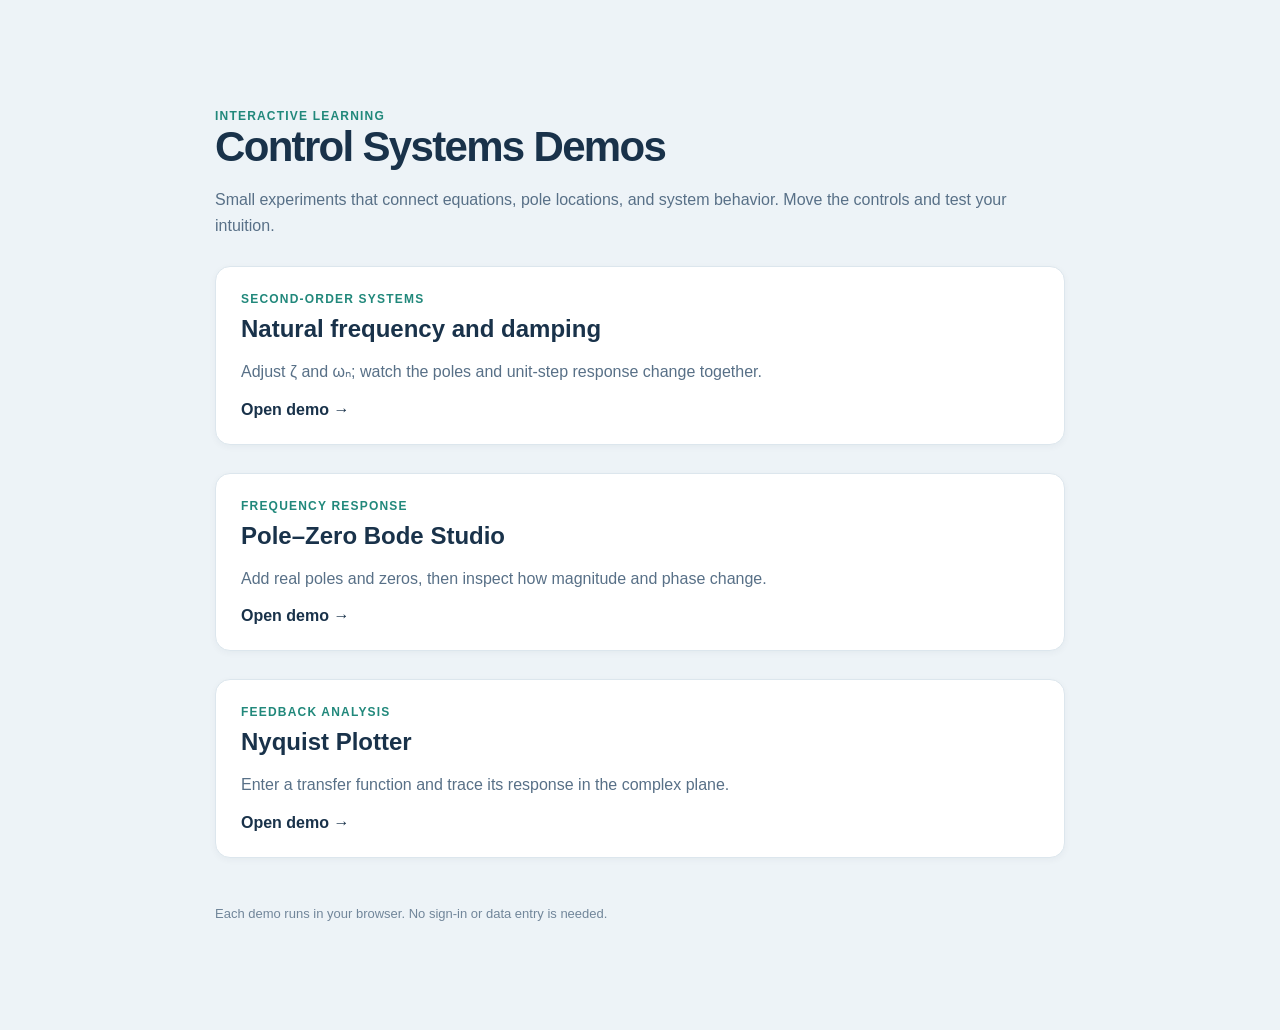
<file: control-systems.html>
<!doctype html>
<html lang="en"><head><meta charset="utf-8"><meta name="viewport" content="width=device-width,initial-scale=1">
<title>Control Systems Demos</title><style>
body{font-family:Inter,Segoe UI,Arial,sans-serif;background:#edf3f7;color:#19324a;margin:0}
main{max-width:850px;margin:9vh auto;padding:28px}h1{font-size:42px;letter-spacing:-.04em;margin:0 0 12px}
p{color:#587087;line-height:1.6}a.card{display:block;text-decoration:none;color:inherit;background:#fff;border:1px solid #dce6ed;border-radius:15px;padding:25px;margin-top:28px;box-shadow:0 2px 7px #18344f0b}
a.card:hover{border-color:#42b9c1;transform:translateY(-2px)}.tag{color:#21887b;font-size:12px;font-weight:800;text-transform:uppercase;letter-spacing:.1em}
h2{margin:9px 0 4px}footer{font-size:13px;margin-top:48px;color:#71869a}
</style></head><body><main><div class="tag">Interactive learning</div><h1>Control Systems Demos</h1>
<p>Small experiments that connect equations, pole locations, and system behavior. Move the controls and test your intuition.</p>
<a class="card" href="natural-frequency.html"><div class="tag">Second-order systems</div><h2>Natural frequency and damping</h2>
<p>Adjust ζ and ωₙ; watch the poles and unit-step response change together.</p><strong>Open demo →</strong></a>
<a class="card" href="bode/"><div class="tag">Frequency response</div><h2>Pole–Zero Bode Studio</h2>
<p>Add real poles and zeros, then inspect how magnitude and phase change.</p><strong>Open demo →</strong></a>
<a class="card" href="nyquist/"><div class="tag">Feedback analysis</div><h2>Nyquist Plotter</h2>
<p>Enter a transfer function and trace its response in the complex plane.</p><strong>Open demo →</strong></a>
<footer>Each demo runs in your browser. No sign-in or data entry is needed.</footer></main></body></html>
</file>
<file: assets/portal.css>
:root{--paper:#f5f3ed;--ink:#273e36;--green:#345748;--olive:#7c8761;--muted:#81877b;--line:#dedfd3;--orange:#c9764d;--sans:"Segoe UI",Inter,Arial,sans-serif;--serif:Georgia,"Times New Roman",serif;--mono:ui-monospace,SFMono-Regular,Consolas,monospace}*{box-sizing:border-box}html{scroll-behavior:smooth;scroll-padding-top:30px}body{margin:0;font-family:var(--sans);background:var(--paper);color:var(--ink);font-size:14px}a{color:inherit;text-decoration:none}button,input,select{font:inherit;color:inherit}button,a,input,select{-webkit-tap-highlight-color:transparent}button{cursor:pointer}button:focus-visible,a:focus-visible,input:focus-visible,select:focus-visible{outline:2px solid var(--orange);outline-offset:5px}button{border:0}button:disabled{cursor:default;opacity:.4}svg{display:block}.icon-defs{position:absolute;width:0;height:0;overflow:hidden}.icon{width:17px;height:17px;fill:none;stroke:currentColor;stroke-width:1.5;stroke-linecap:round;stroke-linejoin:round;flex-shrink:0}.sr-only{position:absolute;height:1px;width:1px;overflow:hidden;clip:rect(0,0,0,0);white-space:nowrap}button svg,a svg{pointer-events:none}[hidden]{display:none!important}.site-header{height:92px;margin:0 auto;max-width:1280px;padding:0 44px;display:flex;align-items:center;justify-content:space-between;border-bottom:1px solid var(--line);gap:25px}.wordmark{display:flex;align-items:center;font-size:25px;letter-spacing:-1.4px;font-weight:700;gap:10px;white-space:nowrap}.wordmark-light{font-weight:400}.brand-symbol{width:38px;height:38px;background:var(--green);border-radius:11px;display:grid;place-items:center}.brand-symbol svg{width:28px;height:28px;fill:none;stroke:#f3efdf;stroke-width:1.5;stroke-linecap:round}.wordmark small{font:7px var(--mono);letter-spacing:1.65px;color:#8f9686;display:block;margin-top:3px}.site-header nav{display:flex;gap:33px;align-items:center;font-size:11px}.site-header nav button{background:transparent;color:#7d8879;padding:6px 0;font-size:11px}.site-header nav a{padding:6px 0}.site-header nav a:hover,.site-header nav button:hover{color:var(--orange)}.nav-active{font-weight:600}.nav-active span{font:8px var(--mono);color:#9ba18c;margin-left:6px}.source-link{display:flex;gap:7px;align-items:center;color:#747f70;border-left:1px solid #d7dcce;padding-left:25px!important}.source-link .icon{width:13px;height:13px}main{max-width:1280px;margin:auto;padding:0 44px}.hero{display:grid;grid-template-columns:1.07fr 1fr;gap:48px;padding:57px 0 55px;align-items:center}.eyebrow{font:9px var(--mono);letter-spacing:1.6px;color:#7d8975;margin:0 0 23px;text-transform:uppercase}.hero .eyebrow{display:flex;align-items:center;gap:9px}.tiny-dot{height:5px;width:5px;border-radius:50%;background:#8a9877;display:block}h1{font:normal clamp(43px,4.8vw,66px)/1.06 var(--serif);letter-spacing:-2.6px;margin:0 0 23px}h1 em{font-weight:normal;color:#6a7e5c}.hero-intro{font-size:13px;line-height:1.9;color:#7b8573;margin:0 0 27px}.button{display:inline-flex;align-items:center;justify-content:center;gap:20px;padding:13px 17px;border:1px solid #cfd5c4;border-radius:6px;background:transparent;font-size:11px;font-weight:500;transition:background .16s,transform .16s}.button:hover{background:#e7ecdf;transform:translateY(-1px)}.button-dark{background:var(--green);color:#f7f8ee;border-color:var(--green)}.button-dark:hover{background:#263f36}.button .icon{width:15px;height:15px}.hero-facts{margin-top:31px;display:flex;align-items:center;gap:16px;color:#8b9380;font:9px var(--mono);white-space:nowrap}.hero-facts b{font-weight:500;color:#5c7158}.hero-facts i{width:2px;height:2px;background:#a7b09c;border-radius:50%}.featured{border:1px solid #d1d9c5;border-radius:13px;background:#e8eddf;padding:21px 24px 24px;position:relative;overflow:hidden;display:block;transition:border-color .2s}.featured:hover{border-color:#92a780}.featured:focus-visible{outline-offset:7px}.feature-top{display:flex;align-items:center;justify-content:space-between;gap:8px}.feature-top .eyebrow{margin:0;font-size:8px;letter-spacing:1.4px;color:#879575}.live-caption{font:7px var(--mono);color:#7f8c72;letter-spacing:.5px;display:flex;align-items:center;gap:5px}.live-caption i{height:4px;width:4px;background:#7d9b68;display:block;border-radius:50%}.feature-art{height:225px;width:100%;display:grid;place-items:center}.feature-art svg{width:100%;height:100%}.feature-bottom{display:flex;align-items:center;justify-content:space-between;gap:12px}.feature-kicker{font:7px var(--mono);letter-spacing:1.2px;color:#879575}.feature-bottom h2{font:normal 23px var(--serif);letter-spacing:-.6px;margin:8px 0 6px;color:#3b5946}.feature-bottom p{font-size:10px;color:#839076;margin:0}.round-arrow{width:36px;height:36px;border-radius:50%;border:1px solid #c1ceb2;display:grid;place-items:center;color:#667e52;transition:background .2s}.featured:hover .round-arrow{background:#d5dfc8}.round-arrow .icon{width:16px;height:16px}.feature-art .signal-pulse{animation:flow 3s linear infinite;stroke-dasharray:3 15}.feature-art .chip-led{animation:led 1.7s steps(2,end) infinite}@keyframes flow{to{stroke-dashoffset:-72}}@keyframes led{50%{opacity:.25}}.collection{border-top:1px solid var(--line);padding:42px 0 49px;scroll-margin-top:20px}.collection-head{display:flex;align-items:end;justify-content:space-between;gap:20px;margin-bottom:27px}.collection-head .eyebrow{margin-bottom:13px;font-size:8px}.collection-head h2{font:normal 32px var(--serif);letter-spacing:-.9px;margin:0}.collection-head>p{color:#919982;font-size:10px;line-height:1.8;margin:0;text-align:right}.collection-toolbar{display:flex;align-items:center;gap:15px;justify-content:space-between;flex-wrap:wrap}.filters{display:flex;gap:5px;flex-wrap:wrap}.filter{border:1px solid transparent;padding:9px 12px;border-radius:5px;background:transparent;color:#819076;font-size:10px;white-space:nowrap}.filter span{font:8px var(--mono);color:#9eaa91;margin-left:7px}.filter:hover{background:#ebefe2}.filter.active{background:#e6ebdc;border-color:#cdd7bf;color:#42613e}.filter.active span{color:#769061}.search{display:flex;align-items:center;gap:9px;width:275px;border:1px solid #d9dfcf;border-radius:6px;padding:10px 11px;color:#8e9b82;background:#fafbf5}.search .icon{width:14px;height:14px}.search input{border:0;background:transparent;outline:0;min-width:0;width:100%;font-size:10px;color:#546d4d}.search input::placeholder{color:#a2ab96}.search:focus-within{border-color:#8da47a;outline:2px solid #8da47a22}.search kbd{font:9px var(--mono);padding:0 3px;color:#abb39f}.result-info{font:8px var(--mono);color:#9ca58f;margin:17px 0 20px;min-height:11px}.lab-grid{display:grid;grid-template-columns:repeat(3,minmax(0,1fr));gap:24px 22px}.lab-card{min-width:0;border:1px solid #dbdfd1;border-radius:10px;overflow:hidden;background:#fbfcf7;transition:border-color .2s,transform .2s;display:flex;flex-direction:column}.lab-card:hover{transform:translateY(-4px);border-color:#a1b18f}.card-visual{height:173px;position:relative;overflow:hidden;display:block;border-bottom:1px solid #dce3d2;background:#e9eddf}.card-visual svg{width:100%;height:100%}.card-visual .visual-number{font:9px var(--mono);color:#8c9d7f;position:absolute;top:14px;left:16px;letter-spacing:1px}.card-format{position:absolute;bottom:12px;right:13px;font:7px var(--mono);color:#6e8261;padding:4px 6px;background:#f3f6ebd9;border-radius:3px}.card-body{padding:21px 20px 16px;display:flex;flex:1;flex-direction:column}.card-category{font:7px var(--mono);letter-spacing:1.1px;color:#97a187;margin:0 0 9px}.card-body h3{font-size:15px;font-weight:600;letter-spacing:-.35px;line-height:1.4;margin:0 0 9px;color:#3d5844}.card-body h3 a:hover{color:#b47549}.card-body>p:not(.card-category){font-size:11px;line-height:1.8;color:#89947d;margin:0 0 17px;flex:1}.card-tags{display:flex;gap:5px;flex-wrap:wrap;padding-bottom:16px}.card-tags span{font:8px var(--mono);color:#8b9b7a;background:#eef2e6;border-radius:3px;padding:5px 6px}.card-bottom{display:flex;align-items:center;justify-content:space-between;border-top:1px solid #e4e8da;padding-top:13px}.card-launch{display:flex;gap:12px;align-items:center;font-size:10px;font-weight:600;color:#4e7146}.card-launch .icon{width:14px;height:14px;transition:transform .15s}.card-launch:hover .icon{transform:translateX(3px)}.card-direct{color:#9ba78d;padding:3px}.card-direct .icon{width:13px;height:13px}.card-direct:hover{color:var(--orange)}.empty-search{text-align:center;padding:55px 15px;background:#edf1e5;border-radius:8px;border:1px solid #d9e2cc}.empty-search h3{font:normal 25px var(--serif);margin:0 0 12px}.empty-search p{font-size:12px;color:#879675;margin-bottom:20px}.learning-note{display:flex;gap:26px;align-items:center;padding:34px 0 40px;border-top:1px solid var(--line)}.note-symbol{height:65px;width:65px;flex-shrink:0;border-radius:50%;border:1px solid #d9dfcd;display:grid;place-items:center;font:italic 41px var(--serif);color:#8f9c7e}.learning-note .eyebrow{font-size:7px;margin-bottom:8px}.learning-note h2{font:normal 25px var(--serif);margin:0 0 9px;color:#4b6649}.learning-note p:not(.eyebrow){font-size:10px;line-height:1.9;color:#939d85;margin:0}.learning-note>.button{margin-left:auto;font-size:10px;gap:14px;white-space:nowrap}.site-footer{max-width:1280px;margin:auto;padding:27px 44px 31px;border-top:1px solid var(--line);display:flex;align-items:center;gap:20px;justify-content:space-between}.footer-mark{font-size:20px;gap:0}.footer-byline{font-size:9px;font-weight:400;letter-spacing:0;margin-left:10px;color:#98a08c}.site-footer p{font:8px var(--mono);color:#a1aa94}.site-footer>a:last-child{font-size:9px;color:#89997a;display:flex;gap:6px;align-items:center}.site-footer .icon{height:12px;width:12px}.lab-mode{overflow:hidden}.lab-shell{position:fixed;inset:0;background:var(--paper);z-index:20;display:flex;flex-direction:column}.lab-toolbar{height:65px;flex-shrink:0;display:flex;align-items:center;padding:0 23px;gap:19px;border-bottom:1px solid #d6decc;background:#f8faf2}.back-button{display:flex;align-items:center;gap:9px;font-size:11px;background:transparent;white-space:nowrap;padding:9px 0;color:#546f49}.back-button:hover{color:#ba6e45}.back-button .icon{width:16px;height:16px}.toolbar-separator{width:1px;height:26px;background:#d9e1d0}.viewer-title{min-width:0;display:flex;flex-direction:column;gap:3px}.viewer-title .eyebrow{font-size:7px;letter-spacing:1px;margin:0;color:#9aaa8c}.viewer-title select{border:0;background:transparent;color:#45623d;font-size:12px;font-weight:600;max-width:330px;padding:0 20px 0 0;cursor:pointer}.viewer-actions{margin-left:auto;display:flex;gap:11px;align-items:center}.tool-button{display:flex;align-items:center;gap:6px;background:transparent;color:#859778;font-size:10px;padding:7px}.tool-button .icon{width:15px;height:15px}.tool-button:hover{color:#3d6638;background:#eaf0e2;border-radius:4px}.direct-button{border:1px solid #d1ddc5;border-radius:5px;padding:8px 10px;margin-left:4px;color:#5e8050}.direct-button .icon{height:12px;width:12px}.frame-area{flex:1;position:relative;min-height:0}#lab-frame{position:absolute;inset:0;width:100%;height:100%;border:0;background:#f5f5f0}.frame-loading{position:absolute;inset:0;z-index:2;display:flex;justify-content:center;align-items:center;flex-direction:column;gap:12px;background:var(--paper);pointer-events:none}.frame-loading p{font:11px var(--mono);color:#8d9e7b}.loading-ring{width:26px;height:26px;border:2px solid #d8e0cf;border-top-color:#7f9c68;border-radius:50%;animation:spin 1s linear infinite}@keyframes spin{to{transform:rotate(360deg)}}dialog{padding:30px;border:1px solid #cfd9c3;border-radius:13px;max-width:540px;width:calc(100% - 40px);max-height:90vh;overflow:auto;background:#f8faf2;color:#4f6b45}dialog::backdrop{background:#1e352b90;backdrop-filter:blur(3px)}.guide-header{display:flex;align-items:center;justify-content:space-between}.guide-header .eyebrow{margin:0}.guide-header .tool-button{margin-right:-8px}dialog h2{font:normal 40px/1.05 var(--serif);letter-spacing:-1.2px;margin:20px 0 18px}dialog>p{font-size:12px;line-height:1.9;color:#879a77}dialog ol{padding-left:20px;margin:25px 0;color:#91a181;font:10px var(--mono)}dialog li{padding-left:6px;margin:0 0 18px}dialog li strong{display:block;font:600 12px var(--sans);color:#5c7a50;margin-bottom:5px}dialog li span{font:11px/1.8 var(--sans);color:#8a9c7a}dialog .guide-note{border-top:1px solid #dce4d2;padding-top:16px;font-size:10px;margin-bottom:22px}.toast{position:fixed;z-index:100;left:50%;bottom:25px;transform:translate(-50%,15px);background:#304f3e;border:1px solid #56774a;color:#f0f6e9;border-radius:6px;font-size:11px;line-height:1.6;padding:12px 18px;opacity:0;transition:opacity .2s,transform .2s;pointer-events:none;max-width:90vw;text-align:center}.toast.visible{opacity:1;transform:translate(-50%,0)}
@media(min-width:1500px){.hero{padding-top:67px;padding-bottom:67px}.feature-art{height:250px}}
@media(max-width:1050px){.hero{gap:35px}.hero h1{font-size:51px}.hero-facts{gap:10px;font-size:8px}.feature-art{height:210px}.feature-bottom h2{font-size:21px}.lab-grid{gap:20px 17px}.card-body{padding:18px 16px 15px}.card-body h3{font-size:14px}.card-visual{height:155px}.search{width:245px}.filter{padding:9px 10px}.site-header nav{gap:23px}}
@media(max-width:850px){main{padding:0 28px}.site-header{padding:0 28px;height:80px}.site-header nav{gap:20px}.site-header nav .source-link{padding-left:17px!important}.hero{gap:26px;padding-top:44px;padding-bottom:43px}.hero h1{font-size:45px;letter-spacing:-1.9px}.hero-intro{font-size:11px}.hero-facts{gap:9px;font-size:7px;flex-wrap:wrap}.hero-facts i{display:none}.feature-art{height:180px}.featured{padding:18px}.feature-bottom h2{font-size:20px}.live-caption{font-size:6px}.feature-top .eyebrow{font-size:7px}.lab-grid{grid-template-columns:repeat(2,minmax(0,1fr));gap:22px}.card-visual{height:175px}.search{width:100%;max-width:300px}.collection-toolbar{gap:14px}.collection-head h2{font-size:29px}.collection-head>p{font-size:9px}.learning-note{gap:18px}.learning-note>.button{font-size:9px;padding:10px}.learning-note p br{display:none}.learning-note p{max-width:350px}.site-footer{padding:25px 28px}.site-footer>p{display:none}.lab-toolbar{gap:13px;padding:0 15px}.viewer-actions{gap:4px}.viewer-title select{font-size:11px;max-width:240px}.tool-button{font-size:9px}.viewer-actions .tool-button:not(.direct-button) span{display:none}}
@media(max-width:620px){.site-header{height:76px;padding:0 22px}.wordmark{font-size:23px}.brand-symbol{width:32px;height:32px;border-radius:9px}.brand-symbol svg{width:24px;height:24px}.wordmark small{font-size:6px;letter-spacing:1.2px}.site-header nav{gap:15px}.site-header nav .nav-active,.site-header nav .source-link{display:none}.site-header nav button{font-size:10px}main{padding:0 22px}.hero{grid-template-columns:1fr;padding:35px 0;gap:28px}.hero h1{font-size:53px;letter-spacing:-2px;margin-bottom:20px}.hero .eyebrow{font-size:8px;margin-bottom:20px}.hero-intro{font-size:12px;margin-bottom:23px}.hero-intro .desktop-break{display:none}.hero-facts{margin-top:23px;gap:17px;font-size:8px}.featured{padding:18px 20px}.feature-art{height:205px}.feature-top .eyebrow{margin:0}.feature-bottom h2{font-size:25px}.feature-bottom p{font-size:11px}.feature-kicker{font-size:7px}.collection{padding-top:30px;padding-bottom:35px}.collection-head{margin-bottom:22px;align-items:start}.collection-head h2{font-size:28px;max-width:235px;line-height:1.14}.collection-head>p{display:none}.collection-toolbar{gap:17px}.filters{width:100%;gap:4px;justify-content:space-between}.filter{font-size:9px;padding:9px 8px}.filter span{margin-left:5px;font-size:7px}.search{max-width:none;width:100%;padding:11px 12px}.search input{font-size:11px}.result-info{margin:15px 0 17px}.lab-grid{grid-template-columns:1fr;gap:22px}.card-visual{height:195px}.card-body{padding:21px}.card-body h3{font-size:18px}.card-body>p:not(.card-category){font-size:12px}.card-category{font-size:8px}.card-tags span{font-size:9px}.card-launch{font-size:11px}.card-format{font-size:8px}.learning-note{align-items:start;flex-wrap:wrap;gap:16px;padding:27px 0}.note-symbol{height:45px;width:45px;font-size:30px;margin-top:5px}.learning-note>div:nth-child(2){flex:1}.learning-note h2{font-size:25px}.learning-note p:not(.eyebrow){font-size:10px;line-height:1.8}.learning-note>.button{margin-left:61px;font-size:10px}.site-footer{padding:23px 22px;gap:10px;flex-wrap:wrap}.footer-byline{font-size:8px;margin-left:8px}.site-footer>a:last-child{font-size:9px}.lab-toolbar{padding:0 10px;gap:9px;height:60px}.back-button{padding:9px 3px}.back-button>span{display:none}.back-button .icon{width:18px;height:18px}.toolbar-separator{height:24px}.viewer-title select{font-size:10px;max-width:160px;padding-right:0}.viewer-title .eyebrow{font-size:6px;letter-spacing:.7px}.viewer-actions{gap:0}.viewer-actions .tool-button{padding:6px}.viewer-actions #source-button{display:none}.viewer-actions .direct-button{border:0;margin-left:0;padding:6px}.viewer-actions .direct-button span{display:none}.viewer-actions .direct-button .icon{height:16px;width:16px}.viewer-actions #copy-link span{display:none}dialog{padding:25px}dialog h2{font-size:36px}}
@media(prefers-reduced-motion:reduce){html{scroll-behavior:auto}*,*:before,*:after{animation:none!important;transition:none!important}}
</file>
